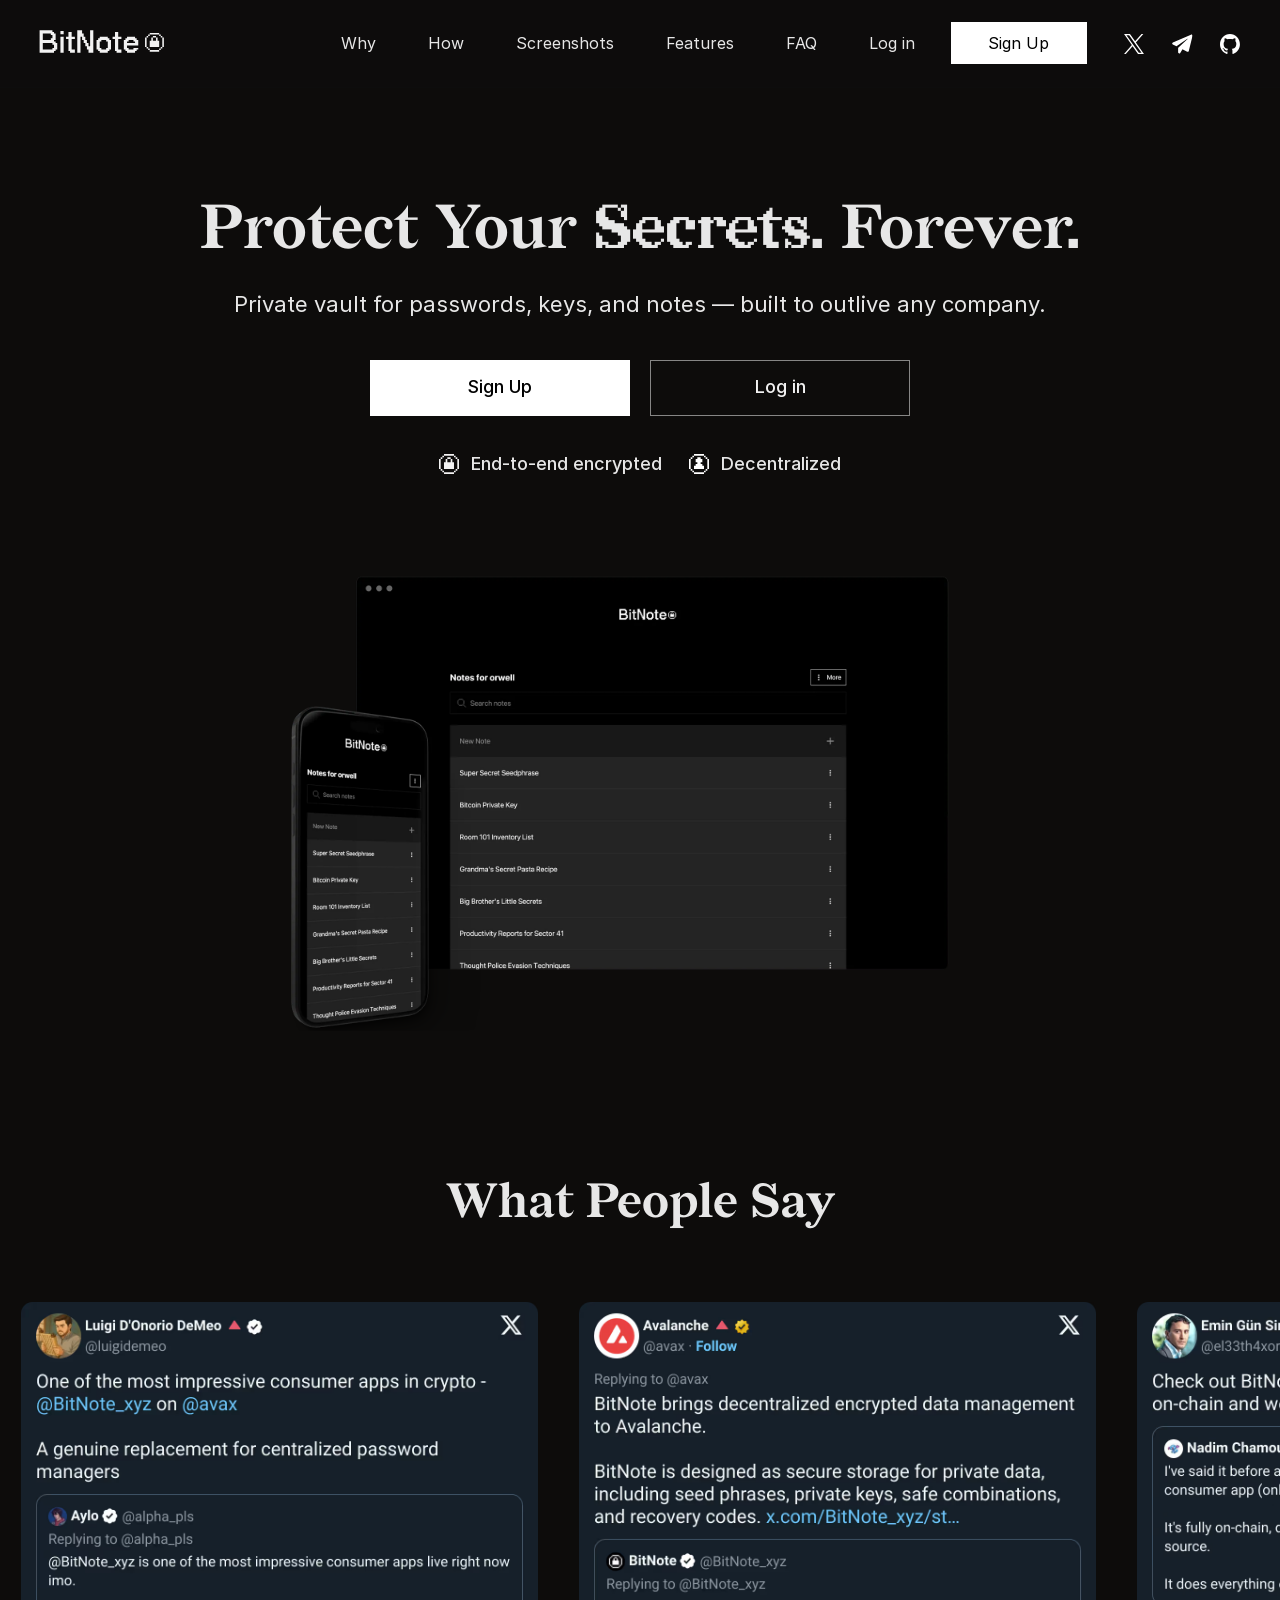
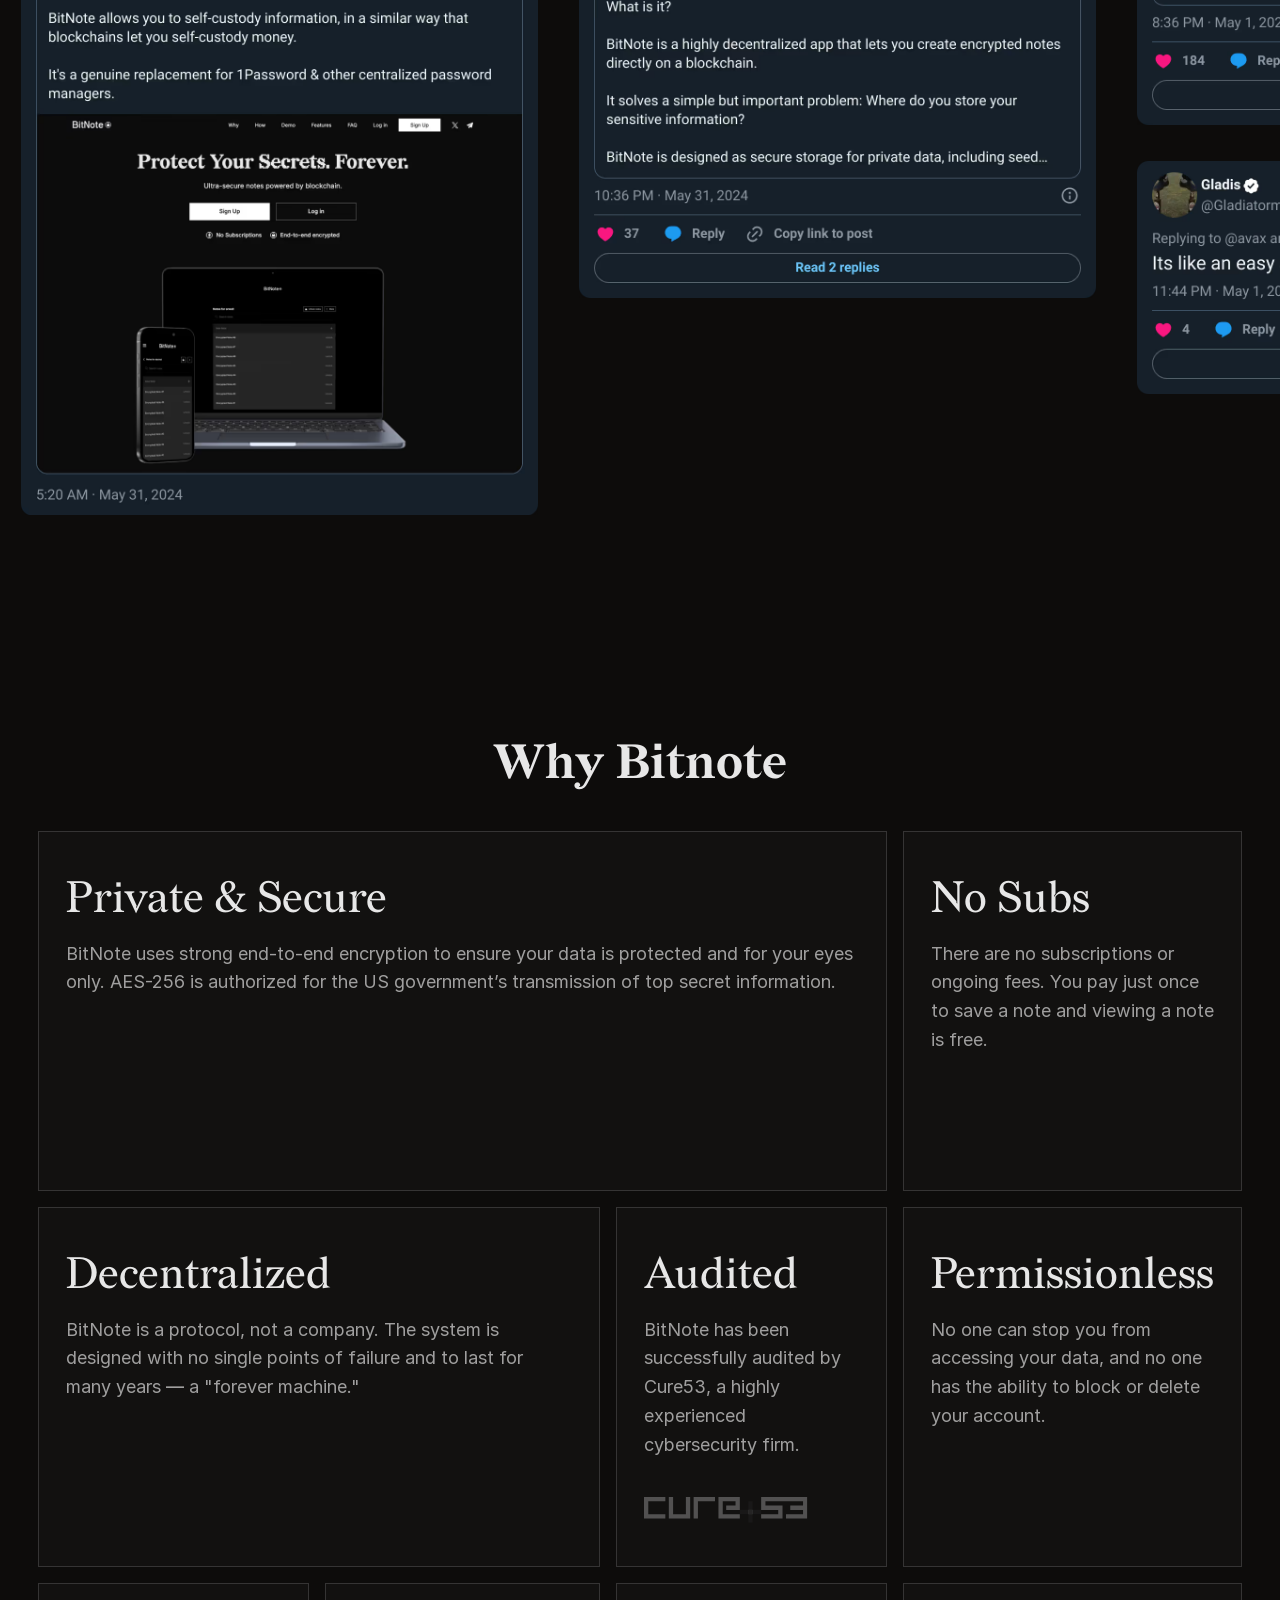
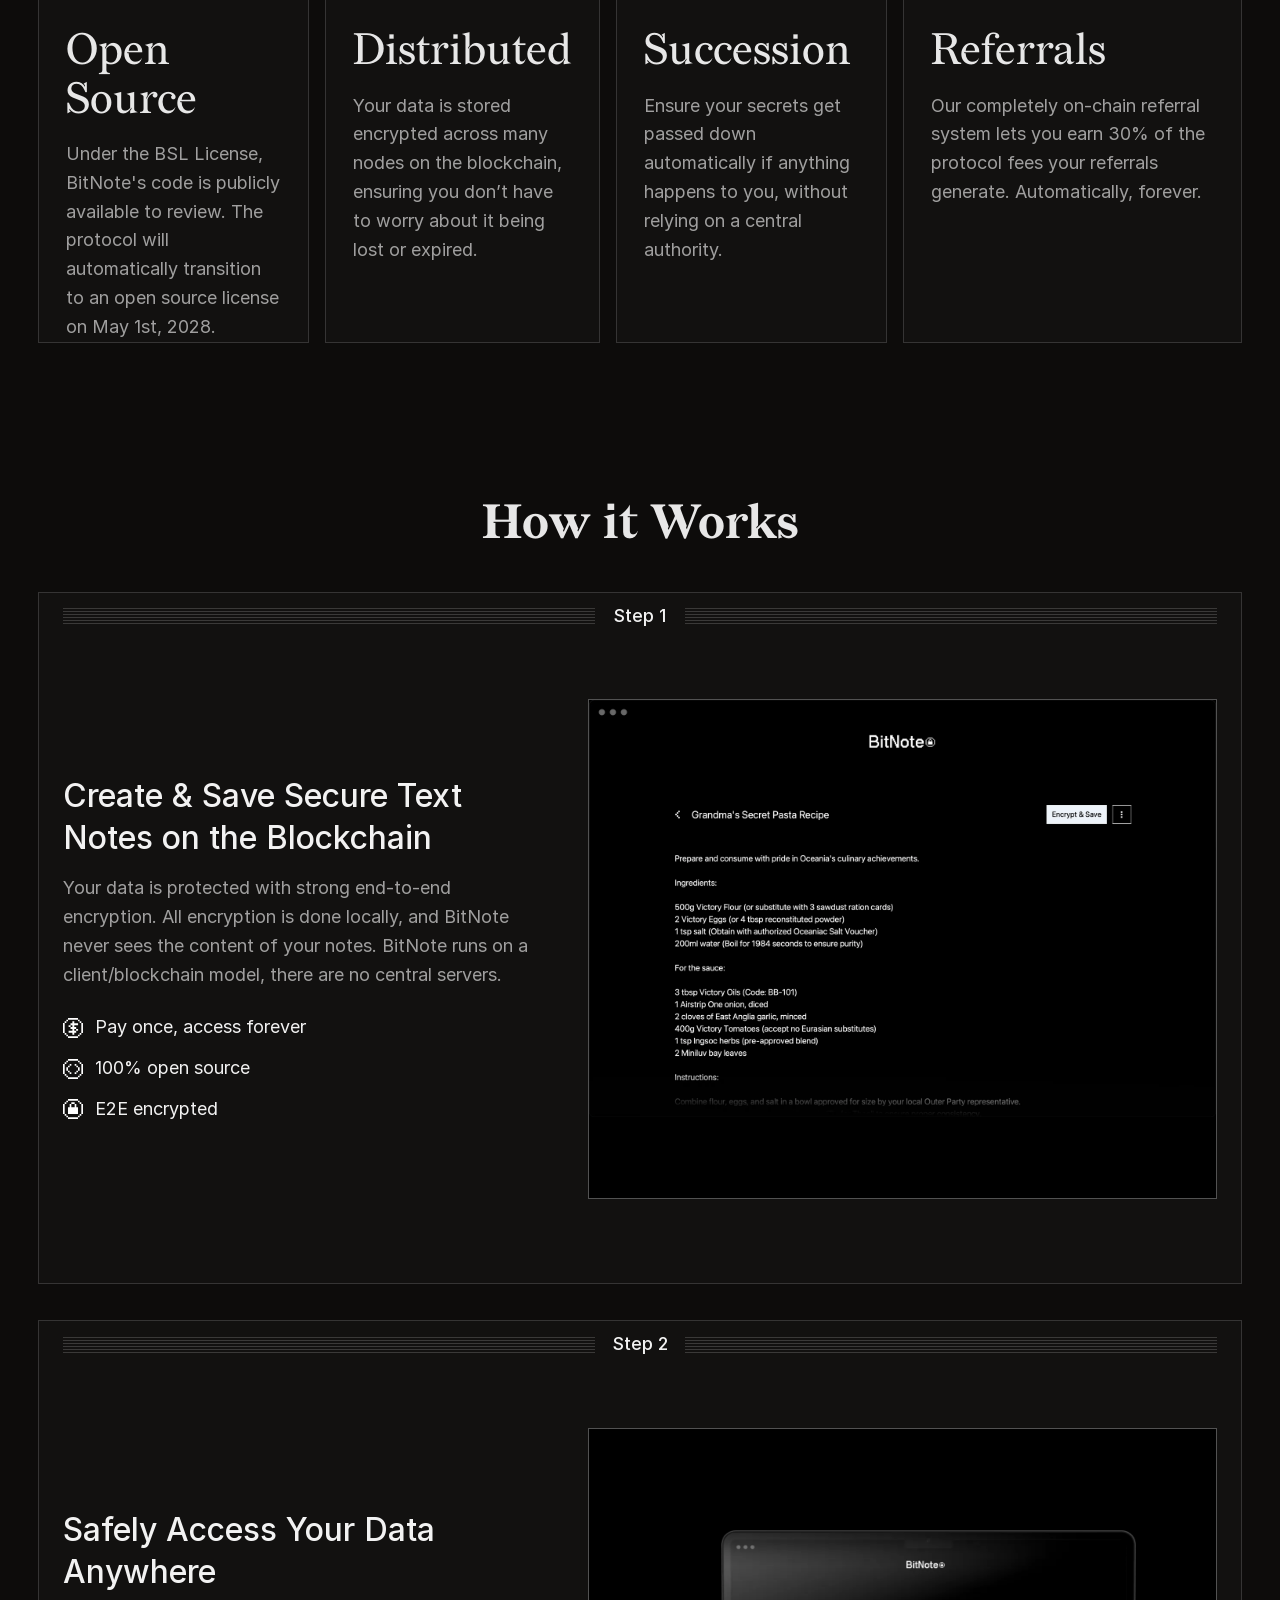
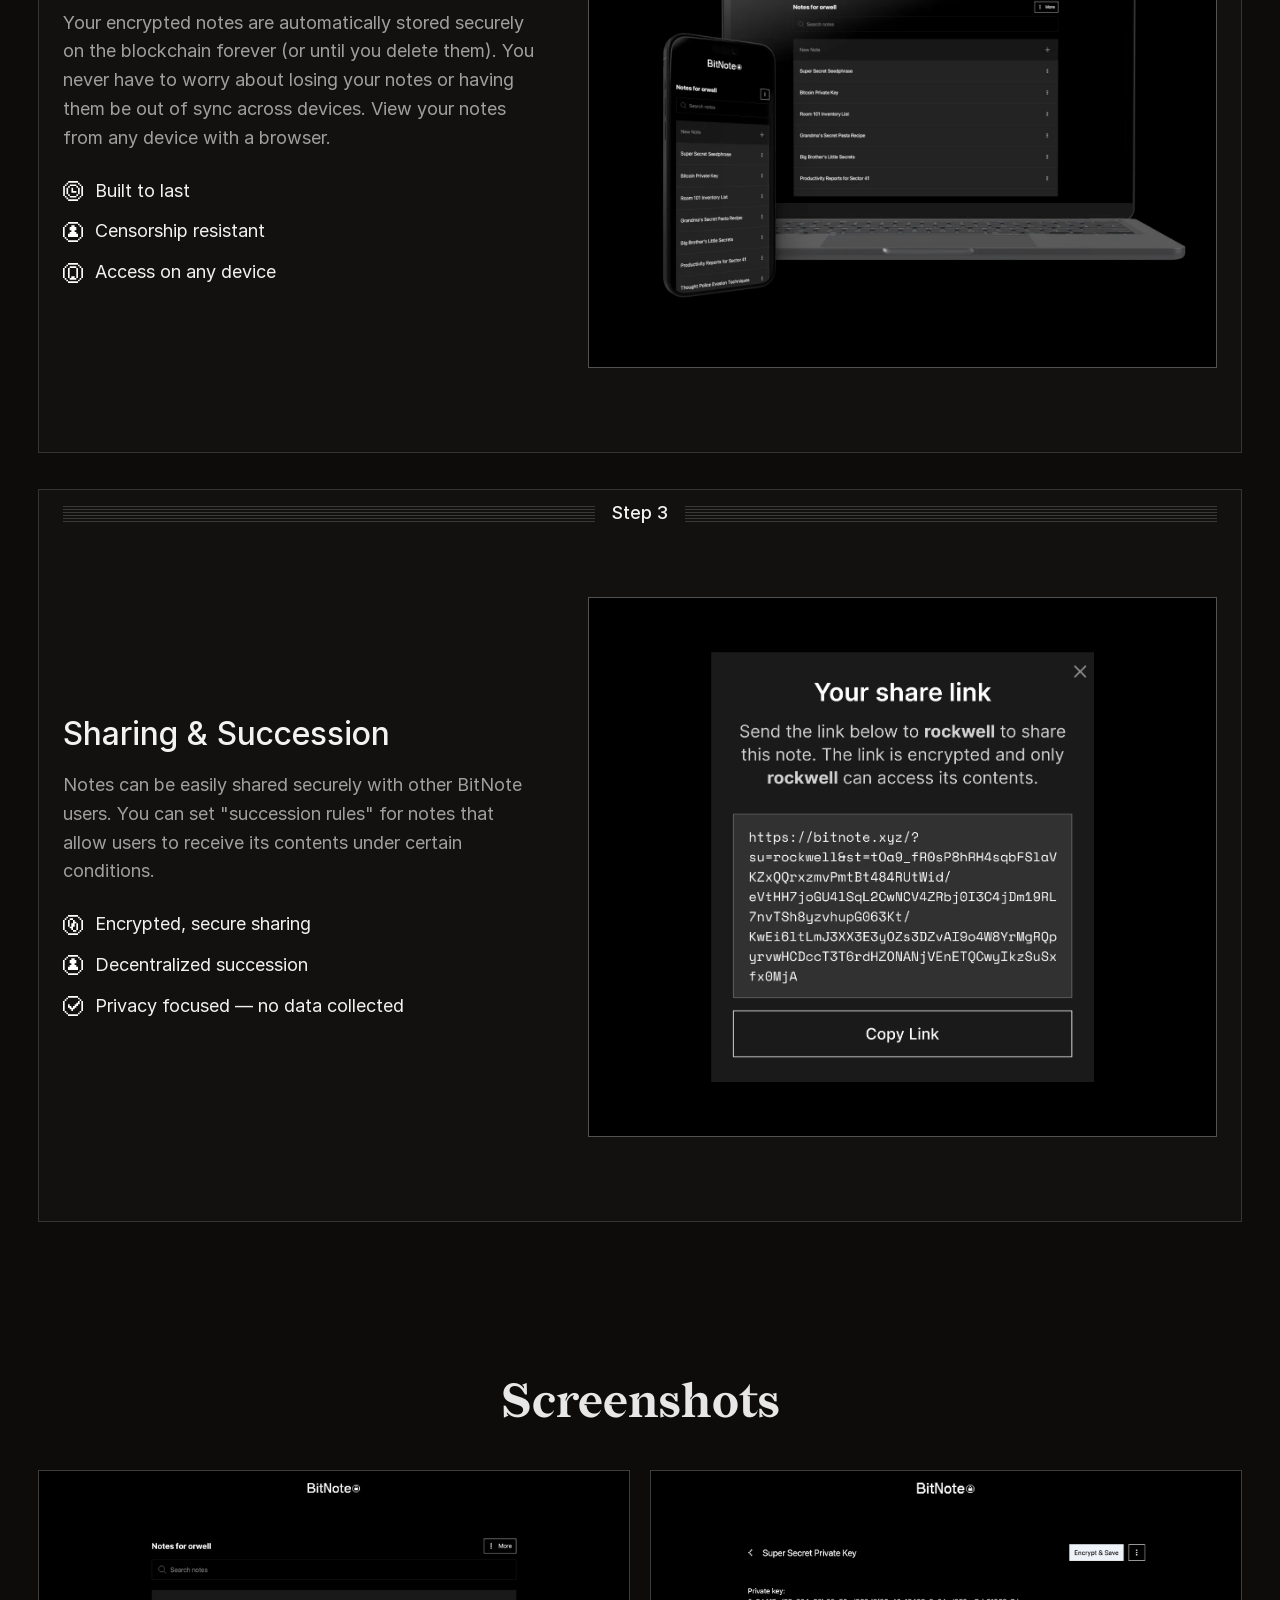
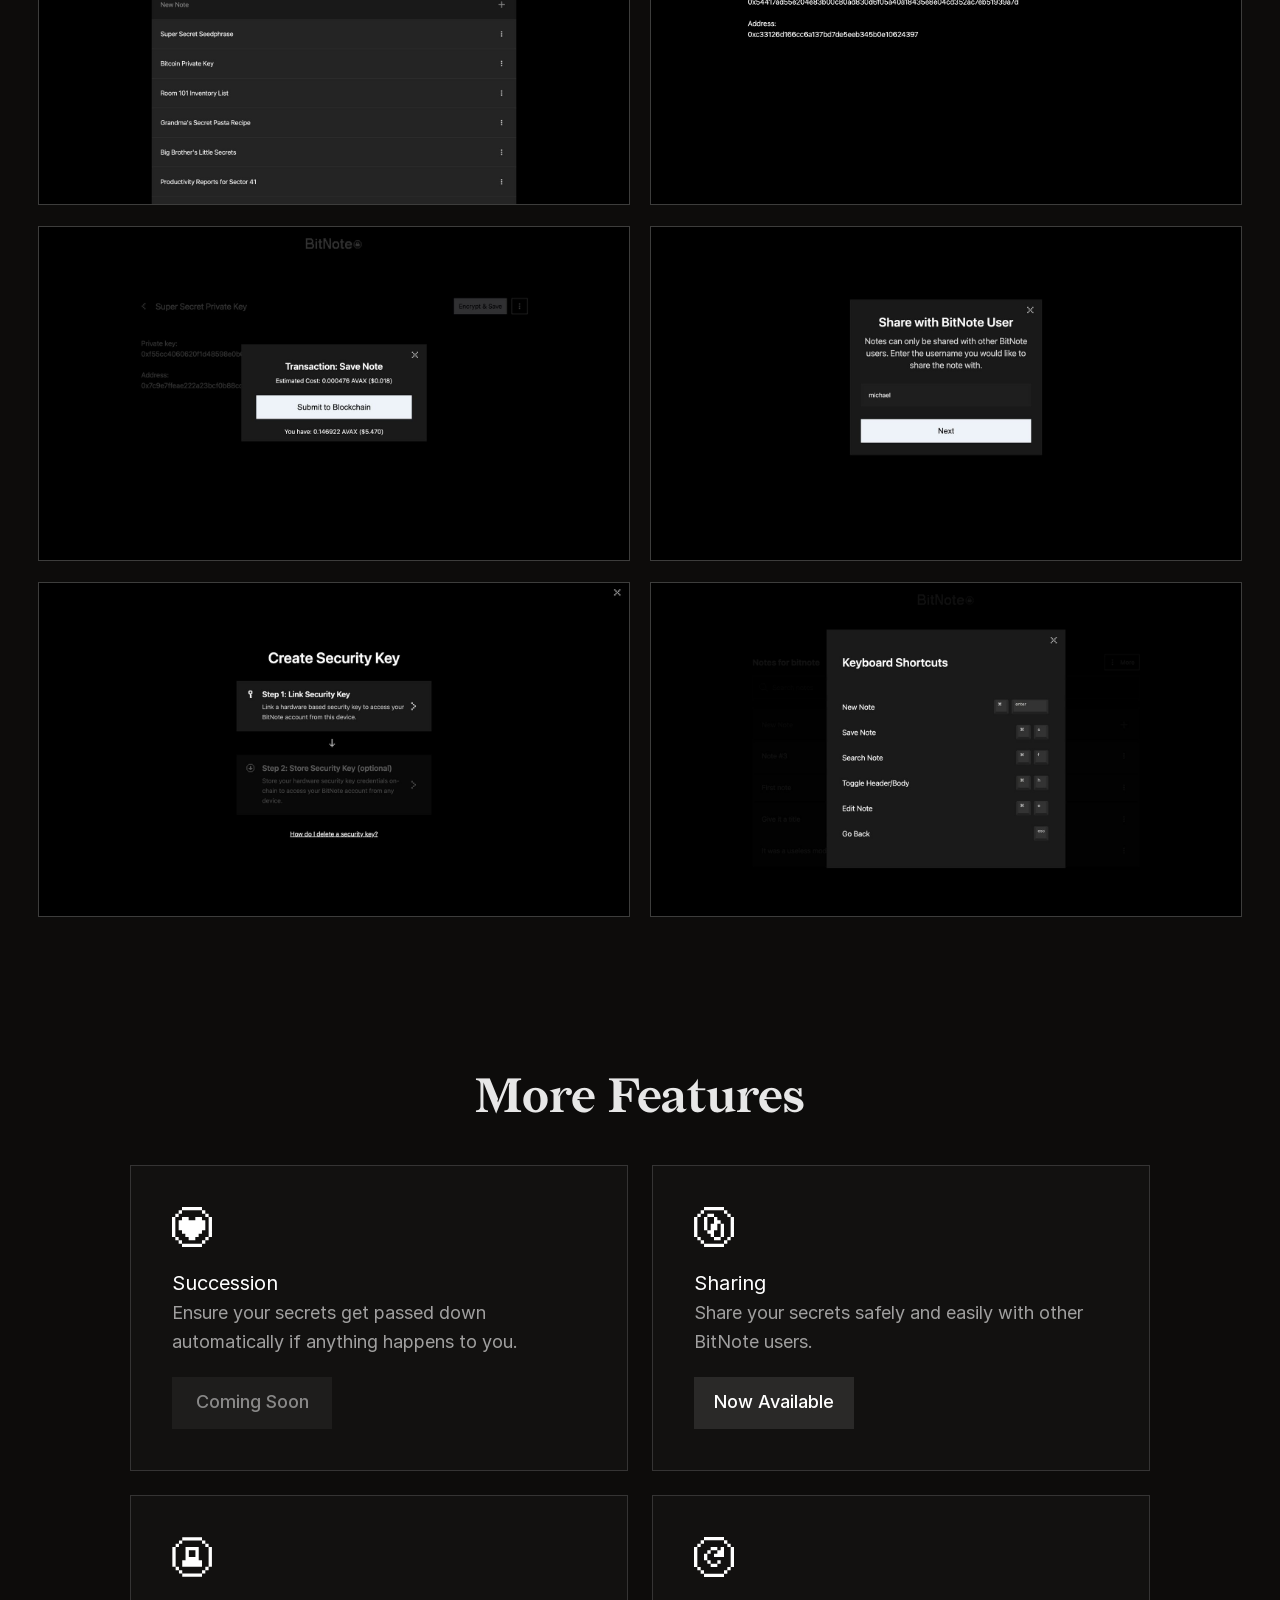
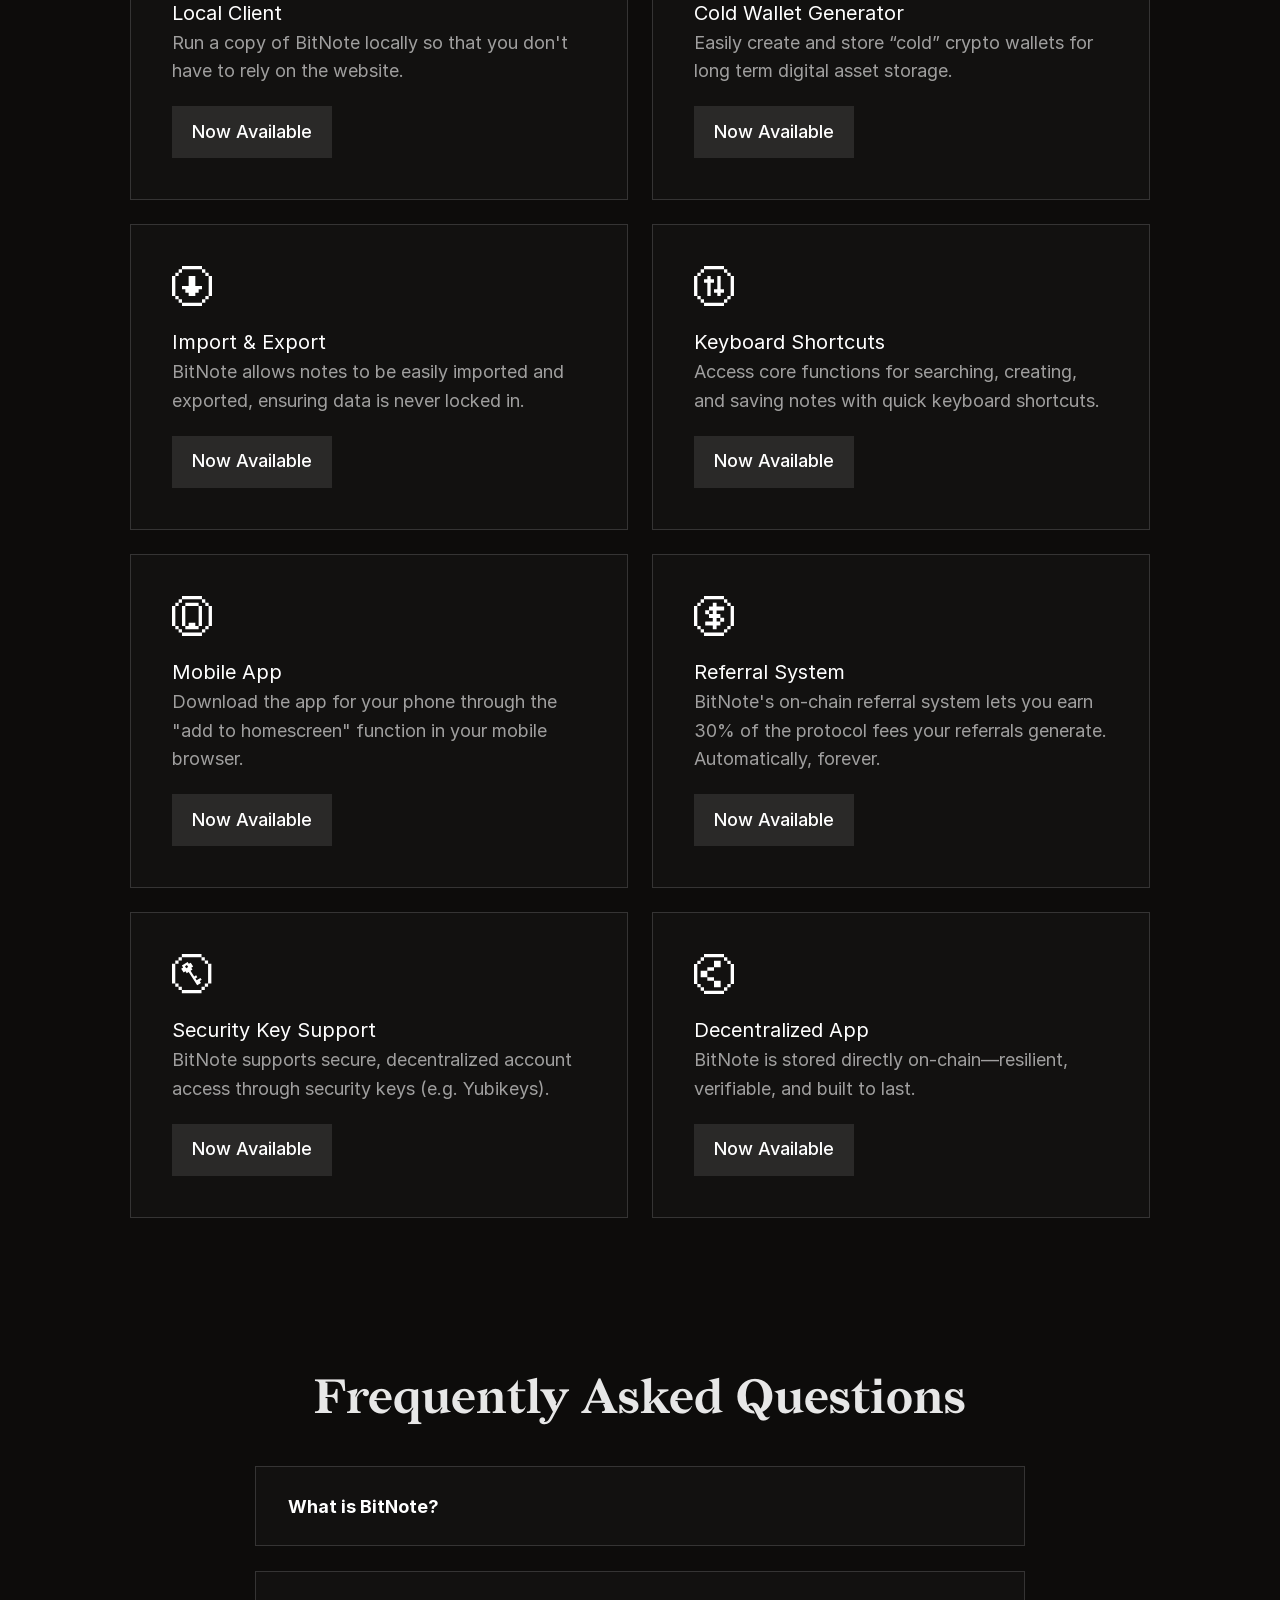
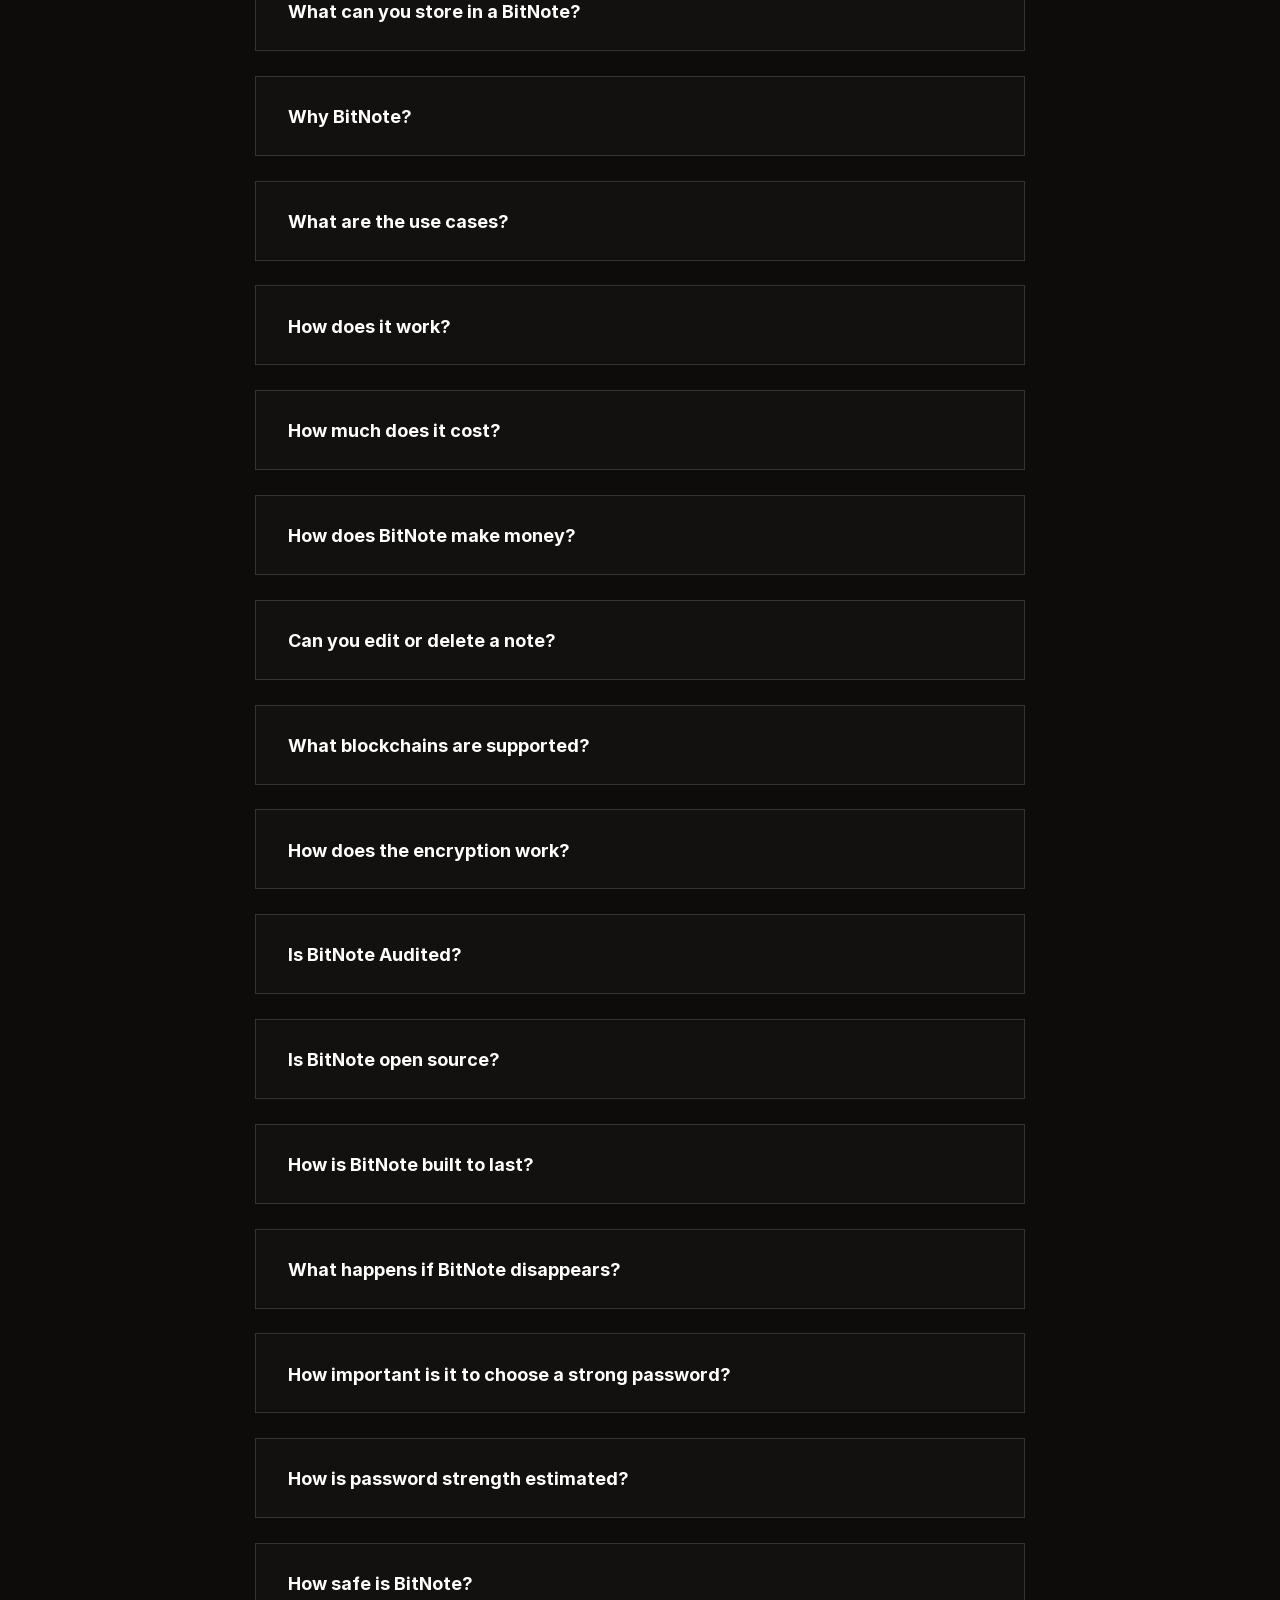
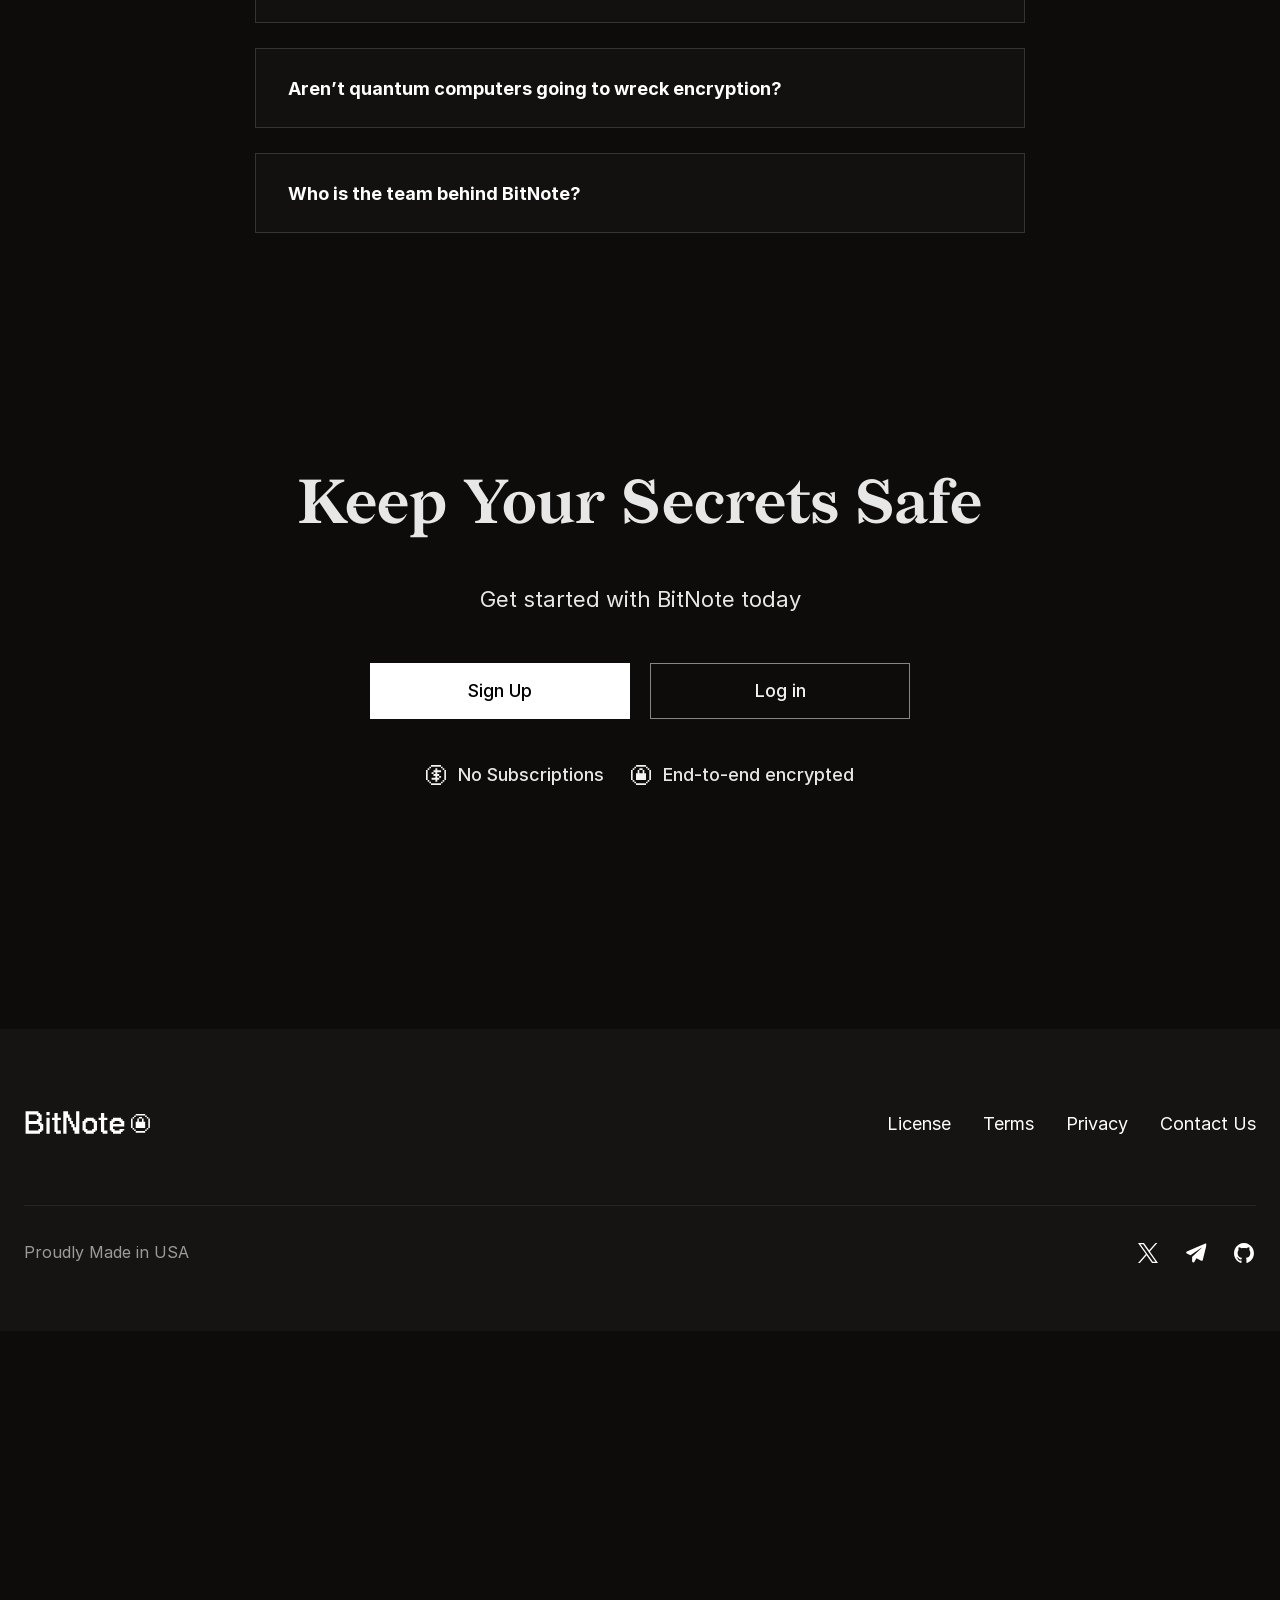
<file: website/index.html>
<!DOCTYPE html><!--  This site was created in Webflow. https://webflow.com  --><!--  Last Published: Mon May 04 2026 16:14:19 GMT+0000 (Coordinated Universal Time)  -->
<html data-wf-page="63d429b4398bbf2706a4e667" data-wf-site="63d429b4398bbf8a2ca4e666">
<head>
  <meta charset="utf-8">
  <title>BitNote</title>
  <meta content="Private vault for passwords, keys, and notes — built to outlive any company." name="description">
  <meta content="BitNote" property="og:title">
  <meta content="Private vault for passwords, keys, and notes — built to outlive any company." property="og:description">
  <meta content="https://www.bitnote.xyz/images/BitNote-Frame-2159-2.png" property="og:image">
  <meta content="BitNote" property="twitter:title">
  <meta content="Private vault for passwords, keys, and notes — built to outlive any company." property="twitter:description">
  <meta content="https://www.bitnote.xyz/images/BitNote-Frame-2159-2.png" property="twitter:image">
  <meta property="og:type" content="website">
  <meta content="summary_large_image" name="twitter:card">
  <meta content="width=device-width, initial-scale=1" name="viewport">
  <meta content="Webflow" name="generator">
  <link href="css/normalize.css" rel="stylesheet" type="text/css">
  <link href="css/webflow.css" rel="stylesheet" type="text/css">
  <link href="css/bitnote.webflow.css" rel="stylesheet" type="text/css">
  <script type="text/javascript">!function(o,c){var n=c.documentElement,t=" w-mod-";n.className+=t+"js",("ontouchstart"in o||o.DocumentTouch&&c instanceof DocumentTouch)&&(n.className+=t+"touch")}(window,document);</script>
  <link href="images/favicon.png" rel="shortcut icon" type="image/x-icon">
  <link href="images/webclip.png" rel="apple-touch-icon">
  <script>
window.addEventListener("DOMContentLoaded", saveRef);
function saveRef(){
	var ref = window.location.search.match(/ref=0x.{40}/);
	if(ref != null && ref[0] != null)
		appendRefToLinks(ref[0]);
	function appendRefToLinks(ref){
		link_array = ["signup-hero", "login-hero", "signup-nav", "login-nav", "signup-footer", "login-footer"];
		for(var i = 0; i < link_array.length; i++)
			document.getElementById(link_array[i]).href += ((i % 2 != 0) ? "?" : "&") + ref;
	}
}
</script>
</head>
<body class="body">
  <div data-animation="default" data-collapse="medium" data-duration="400" data-easing="ease" data-easing2="ease" role="banner" class="waves-navbar-1 w-nav">
    <div class="waves---nav-container w-container">
      <div class="waves-master-nav-1">
        <a href="index.html" aria-current="page" class="waves---nav-brand-link w-nav-brand w--current"><img src="images/Group-2-1.svg" loading="lazy" alt="" class="waves---brand"></a>
        <div class="waves-right-nav-1">
          <nav role="navigation" class="waves---nav-menu w-nav-menu">
            <a href="#why" class="waves---nav-link w-nav-link">Why</a>
            <a href="#How" class="waves---nav-link w-nav-link">How</a>
            <a href="#screenshots" class="waves---nav-link w-nav-link">Screenshots</a>
            <a href="#feature" class="waves---nav-link w-nav-link">Features</a>
            <a href="#faq-section" class="waves---nav-link w-nav-link">FAQ</a>
            <a href="https://app.bitnote.xyz/" id="login-nav" data-w-id="03584a58-daba-7d0c-2699-1fc01becd3f2" class="waves---nav-link w-nav-link">Log in</a>
            <div class="buy-cta-wrapper nav">
              <a id="signup-nav" data-w-id="03584a58-daba-7d0c-2699-1fc01becd3f5" href="https://app.bitnote.xyz/?sign_up" class="button nav w-inline-block">
                <div id="btn-buy-top-text" class="button-text smaller">Sign Up</div>
                <div class="loader-wrapper">
                  <div class="lottie-animation dots" data-w-id="03584a58-daba-7d0c-2699-1fc01becd3f9" data-animation-type="lottie" data-src="https://uploads-ssl.webflow.com/603f81a030681fc5683d7a3a/65b01b48a909b5d34282fc3a_loading-white.json" data-loop="1" data-direction="1" data-autoplay="1" data-is-ix2-target="0" data-renderer="svg" data-default-duration="1.2666666666666666" data-duration="0" data-loading="eager"></div>
                </div>
              </a>
            </div>
            <div class="waves-bottom-right-footer-1 nav-margin">
              <a href="https://x.com/BitNote_xyz" target="_blank" class="w-inline-block"><img src="images/Starter-2.0.svg" loading="lazy" alt="" class="waves-icon-24"></a>
              <a href="https://t.me/bitnote_xyz" target="_blank" class="w-inline-block"><img src="images/Frame-2.svg" loading="lazy" alt="" class="waves-icon-24"></a>
              <a href="https://github.com/RockwellShah/bitnote" target="_blank" class="w-inline-block"><img src="images/Frame.svg" loading="lazy" alt="" class="waves-icon-24"></a>
            </div>
          </nav>
          <div class="waves---nav-buttons-right">
            <div class="waves---menu-button w-nav-button">
              <div class="waves---hamburger-icon w-icon-nav-menu"></div>
            </div>
          </div>
        </div>
      </div>
    </div>
  </div>
  <div class="manifesto-pop-up">
    <div class="div-block-146">
      <h1 class="heading-4">Why Bitnote?</h1>
      <p class="faq-answer">We created BitNote because we ran into an annoying problem: where do you store secret information?<br><br>The traditional advice is to use a fireproof safe that is bolted to the ground in a hidden place in your house. That’s great advice if you’re Batman. Unfortunately, for the rest of us that kind of physical security is not really feasible.<br><br>Many people turn to centralized password managers like 1Password or Lastpass. Not only can these have pricey subscriptions and the threat of going out of business, they can also have a lot of <a href="https://www.theverge.com/2022/12/22/23523322/lastpass-data-breach-cloud-encrypted-password-vault-hackers" class="citation">security issues</a>. And because they are not open source, you never really know what’s going on with your data.<br><br>Even open source alternatives like Bitwarden can have frustrating flaws, like the ability to permanently <a href="https://www.reddit.com/r/Bitwarden/comments/12r7adt/deleted_by_user/?utm_source=share&amp;utm_medium=ios_app&amp;utm_name=ioscss&amp;utm_content=1&amp;utm_term=1" class="citation">delete your vault</a> if someone gets access to your email or having<a href="https://www.reddit.com/r/Bitwarden/comments/ylk6qh/why_cant_i_log_in_to_my_bitwarden_firefox_plugin/" class="citation"> access blocked</a> because you use a VPN. <br><br>We’ve seen people store sensitive information in their Apple, Google, or Microsoft accounts (only sometimes encrypted), but what happens when they randomly decide to <a href="https://www.androidauthority.com/google-account-banned-1054640/" target="_blank" class="citation">ban you</a> or you get <a href="https://www.reddit.com/r/technology/comments/11cr7m5/a_woman_who_got_locked_out_of_her_apple_account/?utm_source=share&amp;utm_medium=ios_app&amp;utm_name=iossmf" class="citation">locked out </a>of your account? Or worse, someone steals your phone and pin and now has access to everything.<br><br>We’ve seen people concoct crazy “security” practices like <a href="https://www.reddit.com/r/CryptoCurrency/comments/yl120v/get_ready_to_murder_me_in_the_comments_i_lost_my/?utm_source=share&amp;utm_medium=ios_app&amp;utm_name=iossmf" class="citation">this poor soul</a>, who split his crypto seedphrase between four excel files only to lose the data in a harddrive crash.<br><br>Even people who have high technical competency, like Bitcoin core developers, can have <a href="https://gizmodo.com/bitcoin-price-hack-217-btc-og-developer-luke-dashjr-1849944799" target="_blank" class="citation">questionable security practices</a> leading to hacks.<br><br>We searched for something that could store our secrets safely that would solve these issues. Decentralized, censorship resistant, permissionless, open source, private, permanent storage that is highly secure but easily usable and accessible. And we didn’t find it. So we built BitNote.<br><br>BitNote is built with simple, time tested technology: HTML, CSS, and Javascript. No frameworks. The entire app comes in well under 1MB in total size and is very fast. It’s designed to have no centralized dependencies and be resilient for many years to come––a &quot;forever machine.&quot;<br><br>What&#x27;s next? On the roadmap we&#x27;re excited to solve the next big problem: how do you automatically pass down your important information if something happens to you? Decentralized succession will unlock a number of new, important use cases.<br></p>
      <div id="btn-buy-hsafsa" data-w-id="998735a1-293d-d0a9-416c-be68d4126475" class="button close">
        <div id="btn-buy-top-text" class="button-text">Close</div><img src="images/Bitnote-Deck-Union.svg" loading="lazy" alt="" class="image-21 close">
        <div class="loader-wrapper">
          <div class="lottie-animation dots" data-w-id="998735a1-293d-d0a9-416c-be68d412647a" data-animation-type="lottie" data-src="https://uploads-ssl.webflow.com/603f81a030681fc5683d7a3a/65b01b48a909b5d34282fc3a_loading-white.json" data-loop="1" data-direction="1" data-autoplay="1" data-is-ix2-target="0" data-renderer="svg" data-default-duration="1.2666666666666666" data-duration="0" data-loading="eager"></div>
        </div>
      </div>
    </div>
  </div>
  <div class="wrapper gradient">
    <div class="page-container">
      <section class="section hero">
        <div class="div-block-150">
          <div class="div-block-148">
            <div class="div-block-151">
              <h1 class="heading">Protect Your <span class="text-span-2">Secrets</span>. Forever.</h1>
              <p class="subheading">Private vault for passwords, keys, and notes — built to outlive any company.</p>
            </div>
          </div>
          <div class="div-block-149">
            <div class="buy-cta-wrapper">
              <a id="signup-hero" href="https://app.bitnote.xyz/?sign_up" class="button w-inline-block">
                <div id="btn-buy-top-text" class="button-text">Sign Up</div>
                <div class="loader-wrapper">
                  <div class="lottie-animation dots" data-w-id="2c367e0b-269d-0bc3-bffa-7c46e58ef596" data-animation-type="lottie" data-src="https://uploads-ssl.webflow.com/603f81a030681fc5683d7a3a/607dd4258b231430b5f5e842_lf30_editor_fxv9gbl0.json" data-loop="1" data-direction="1" data-autoplay="1" data-is-ix2-target="0" data-renderer="svg" data-default-duration="1.2666666666666666" data-duration="0" data-loading="eager"></div>
                </div>
              </a>
              <a id="login-hero" href="https://app.bitnote.xyz/" class="button hsa w-inline-block">
                <div id="btn-buy-top-text" class="button-text">Log in</div>
                <div class="loader-wrapper">
                  <div class="lottie-animation dots" data-w-id="2c367e0b-269d-0bc3-bffa-7c46e58ef59b" data-animation-type="lottie" data-src="https://uploads-ssl.webflow.com/603f81a030681fc5683d7a3a/65b01b48a909b5d34282fc3a_loading-white.json" data-loop="1" data-direction="1" data-autoplay="1" data-is-ix2-target="0" data-renderer="svg" data-default-duration="1.2666666666666666" data-duration="0" data-loading="eager"></div>
                </div>
              </a>
            </div>
            <div class="div-block-144">
              <div class="div-block-143"><img src="images/Starter-2.svg" loading="lazy" alt="" class="image-26">
                <div class="button-text">End-to-end encrypted</div>
              </div>
              <div class="div-block-143"><img src="images/Vector-2.svg" loading="lazy" alt="" class="image-19">
                <div class="button-text">Decentralized</div>
              </div>
            </div>
          </div>
        </div><img src="images/hero_image_1.webp" loading="lazy" sizes="(max-width: 4847px) 100vw, 4847px" srcset="images/hero_image_1hero_image.webp 500w, images/hero_image_1hero_image.webp 800w, images/hero_image_1hero_image.webp 1080w, images/hero_image_1hero_image.webp 1600w, images/hero_image_1hero_image.webp 2000w, images/hero_image_1hero_image.webp 2600w, images/hero_image_1hero_image.webp 3200w, images/hero_image_1.webp 4847w" alt=""><img src="images/hero_image_1.webp" loading="lazy" sizes="(max-width: 4847px) 100vw, 4847px" srcset="images/hero_image_1hero_image.webp 500w, images/hero_image_1hero_image.webp 800w, images/hero_image_1hero_image.webp 1080w, images/hero_image_1hero_image.webp 1600w, images/hero_image_1hero_image.webp 2000w, images/hero_image_1hero_image.webp 2600w, images/hero_image_1hero_image.webp 3200w, images/hero_image_1.webp 4847w" alt="" class="image-20">
      </section>
    </div>
  </div>
  <section id="what-people-say" class="section no-margin">
    <h2 class="heading-2">What People Say</h2>
    <div class="marquee-wrapper">
      <div class="custom-code w-embed">
        <style>
.marquee-track-mobile {
 -webkit-scrollbar {
  display: none;
  -ms-overflow-style: none;  /* IE and Edge */
  scrollbar-width: none;
}
}
.marquee-track {
  position: absolute;
  white-space: nowrap;
  will-change: transform;
  animation: marquee-horizontal 60s linear infinite;
  /* manipulate the speed of the marquee by changing "40s" line above*/
}
@keyframes marquee-horizontal {
  from { transform: translateX(0); }
  to { transform: translateX(-50%); }
}
@media only screen and (min-width: 992px) {
  .marquee-track:hover {
    animation-play-state: paused;
  }
}
</style>
      </div>
      <div class="marquee-track">
        <div class="marquee-list">
          <div class="marquee-item">
            <a href="https://x.com/luigidemeo/status/1796517135675760729" target="_blank" class="w-inline-block"><img src="images/tweet_1796517135675760729_20250429_155754_via_10015_io_1.avif" loading="lazy" sizes="(max-width: 1100px) 100vw, 1100px" srcset="images/tweet_1796517135675760729_20250429_155754_via_10015_io_1tweet_1796517135675760729_20250429_155754_via_10015_io.avif 500w, images/tweet_1796517135675760729_20250429_155754_via_10015_io_1.avif 1100w" alt=""></a>
          </div>
          <div class="marquee-item">
            <a href="https://x.com/avax/status/1796641884514730106" target="_blank" class="w-inline-block"><img src="images/tweet_1796641884514730106_20240729_193949_via_10015_io_1.avif" loading="lazy" sizes="(max-width: 1100px) 100vw, 1100px" srcset="images/tweet_1796641884514730106_20240729_193949_via_10015_io_1tweet_1796641884514730106_20240729_193949_via_10015_io.avif 500w, images/tweet_1796641884514730106_20240729_193949_via_10015_io_1.avif 1100w" alt=""></a>
          </div>
          <div class="marquee-item">
            <a href="https://x.com/el33th4xor/status/1785740130470240404" target="_blank" class="w-inline-block"><img src="images/tweet_1785740130470240404_20240806_183820_via_10015_io_1.avif" loading="lazy" sizes="(max-width: 1100px) 100vw, 1100px" srcset="images/tweet_1785740130470240404_20240806_183820_via_10015_io_1tweet_1785740130470240404_20240806_183820_via_10015_io.avif 500w, images/tweet_1785740130470240404_20240806_183820_via_10015_io_1.avif 1100w" alt=""></a>
            <a href="https://x.com/avax/status/1796641884514730106" target="_blank" class="w-inline-block"><img src="images/tweet_1785787513048559872_20240806_191632_via_10015_io_1.avif" loading="lazy" sizes="(max-width: 1100px) 100vw, 1100px" srcset="images/tweet_1785787513048559872_20240806_191632_via_10015_io_1tweet_1785787513048559872_20240806_191632_via_10015_io.avif 500w, images/tweet_1785787513048559872_20240806_191632_via_10015_io_1.avif 1100w" alt=""></a>
          </div>
          <div class="marquee-item">
            <a href="https://x.com/dsubwun/status/1796389204316057735" target="_blank" class="w-inline-block"><img src="images/tweet_1796389204316057735_20240729_194011_via_10015_io_1.avif" loading="lazy" sizes="(max-width: 1100px) 100vw, 1100px" srcset="images/tweet_1796389204316057735_20240729_194011_via_10015_io_1tweet_1796389204316057735_20240729_194011_via_10015_io.avif 500w, images/tweet_1796389204316057735_20240729_194011_via_10015_io_1.avif 1100w" alt="" class="image-30"></a>
            <a href="https://x.com/Gladiatorm0de/status/1785787513048559872" target="_blank" class="w-inline-block"><img src="images/tweet_1783109154485264820_20240806_183955_via_10015_io_1.avif" loading="lazy" sizes="(max-width: 1100px) 100vw, 1100px" srcset="images/tweet_1783109154485264820_20240806_183955_via_10015_io_1tweet_1783109154485264820_20240806_183955_via_10015_io.avif 500w, images/tweet_1783109154485264820_20240806_183955_via_10015_io_1.avif 1100w" alt="" class="image-30"></a>
          </div>
          <div class="marquee-item">
            <a href="https://x.com/vrumbleapp/status/1800719161074815067" target="_blank" class="w-inline-block"><img src="images/tweet_1800719161074815067_20240729_192801_via_10015_io_1.avif" loading="lazy" sizes="(max-width: 1100px) 100vw, 1100px" srcset="images/tweet_1800719161074815067_20240729_192801_via_10015_io_1tweet_1800719161074815067_20240729_192801_via_10015_io.avif 500w, images/tweet_1800719161074815067_20240729_192801_via_10015_io_1.avif 1100w" alt=""></a>
            <a href="https://x.com/captainsolana/status/1796389563423674391" target="_blank" class="w-inline-block"><img src="images/tweet_1796389563423674391_20240729_195307_via_10015_io_1.avif" loading="lazy" sizes="(max-width: 1100px) 100vw, 1100px" srcset="images/tweet_1796389563423674391_20240729_195307_via_10015_io_1tweet_1796389563423674391_20240729_195307_via_10015_io.avif 500w, images/tweet_1796389563423674391_20240729_195307_via_10015_io_1.avif 1100w" alt=""></a>
          </div>
          <div class="marquee-item"><img src="images/tweet_1796258076397384181_20240729_195338_via_10015_io_1.avif" loading="lazy" sizes="(max-width: 1100px) 100vw, 1100px" srcset="images/tweet_1796258076397384181_20240729_195338_via_10015_io_1tweet_1796258076397384181_20240729_195338_via_10015_io.avif 500w, images/tweet_1796258076397384181_20240729_195338_via_10015_io_1.avif 1100w" alt=""></div>
          <div class="marquee-item">
            <a href="https://x.com/Cryptokinder/status/1800953177308848428" target="_blank" class="w-inline-block"><img src="images/tweet_1800953177308848428_20240729_192559_via_10015_io_1.avif" loading="lazy" sizes="(max-width: 1100px) 100vw, 1100px" srcset="images/tweet_1800953177308848428_20240729_192559_via_10015_io_1tweet_1800953177308848428_20240729_192559_via_10015_io.avif 500w, images/tweet_1800953177308848428_20240729_192559_via_10015_io_1.avif 1100w" alt=""></a>
            <a href="https://x.com/AVAXBot9000/status/1797753996360454406" target="_blank" class="w-inline-block"><img src="images/tweet_1797753996360454406_20240729_192829_via_10015_io_1.avif" loading="lazy" sizes="(max-width: 1100px) 100vw, 1100px" srcset="images/tweet_1797753996360454406_20240729_192829_via_10015_io_1tweet_1797753996360454406_20240729_192829_via_10015_io.avif 500w, images/tweet_1797753996360454406_20240729_192829_via_10015_io_1.avif 1100w" alt=""></a>
            <a href="https://x.com/AVAXBot9000/status/1797753996360454406" target="_blank" class="w-inline-block"><img src="images/tweet_1771638763434762600_20240806_191639_via_10015_io_1.avif" loading="lazy" sizes="(max-width: 1100px) 100vw, 1100px" srcset="images/tweet_1771638763434762600_20240806_191639_via_10015_io_1tweet_1771638763434762600_20240806_191639_via_10015_io.avif 500w, images/tweet_1771638763434762600_20240806_191639_via_10015_io_1.avif 1100w" alt=""></a>
          </div>
        </div>
        <div class="marquee-list">
          <div class="marquee-item">
            <a href="https://x.com/luigidemeo/status/1796517135675760729" target="_blank" class="w-inline-block"><img src="images/tweet_1796517135675760729_20250429_155754_via_10015_io_1.avif" loading="lazy" sizes="(max-width: 1100px) 100vw, 1100px" srcset="images/tweet_1796517135675760729_20250429_155754_via_10015_io_1tweet_1796517135675760729_20250429_155754_via_10015_io.avif 500w, images/tweet_1796517135675760729_20250429_155754_via_10015_io_1.avif 1100w" alt=""></a>
          </div>
          <div class="marquee-item">
            <a href="https://x.com/avax/status/1796641884514730106" target="_blank" class="w-inline-block"><img src="images/tweet_1796641884514730106_20240729_193949_via_10015_io_1.avif" loading="lazy" sizes="(max-width: 1100px) 100vw, 1100px" srcset="images/tweet_1796641884514730106_20240729_193949_via_10015_io_1tweet_1796641884514730106_20240729_193949_via_10015_io.avif 500w, images/tweet_1796641884514730106_20240729_193949_via_10015_io_1.avif 1100w" alt=""></a>
          </div>
          <div class="marquee-item">
            <a href="https://x.com/el33th4xor/status/1785740130470240404" target="_blank" class="w-inline-block"><img src="images/tweet_1785740130470240404_20240806_183820_via_10015_io_1.avif" loading="lazy" sizes="(max-width: 1100px) 100vw, 1100px" srcset="images/tweet_1785740130470240404_20240806_183820_via_10015_io_1tweet_1785740130470240404_20240806_183820_via_10015_io.avif 500w, images/tweet_1785740130470240404_20240806_183820_via_10015_io_1.avif 1100w" alt=""></a>
            <a href="https://x.com/avax/status/1796641884514730106" target="_blank" class="w-inline-block"><img src="images/tweet_1785787513048559872_20240806_191632_via_10015_io_1.avif" loading="lazy" sizes="(max-width: 1100px) 100vw, 1100px" srcset="images/tweet_1785787513048559872_20240806_191632_via_10015_io_1tweet_1785787513048559872_20240806_191632_via_10015_io.avif 500w, images/tweet_1785787513048559872_20240806_191632_via_10015_io_1.avif 1100w" alt=""></a>
          </div>
          <div class="marquee-item">
            <a href="https://x.com/dsubwun/status/1796389204316057735" target="_blank" class="w-inline-block"><img src="images/tweet_1796389204316057735_20240729_194011_via_10015_io_1.avif" loading="lazy" sizes="(max-width: 1100px) 100vw, 1100px" srcset="images/tweet_1796389204316057735_20240729_194011_via_10015_io_1tweet_1796389204316057735_20240729_194011_via_10015_io.avif 500w, images/tweet_1796389204316057735_20240729_194011_via_10015_io_1.avif 1100w" alt="" class="image-30"></a>
            <a href="https://x.com/Gladiatorm0de/status/1785787513048559872" target="_blank" class="w-inline-block"><img src="images/tweet_1783109154485264820_20240806_183955_via_10015_io_1.avif" loading="lazy" sizes="(max-width: 1100px) 100vw, 1100px" srcset="images/tweet_1783109154485264820_20240806_183955_via_10015_io_1tweet_1783109154485264820_20240806_183955_via_10015_io.avif 500w, images/tweet_1783109154485264820_20240806_183955_via_10015_io_1.avif 1100w" alt="" class="image-30"></a>
          </div>
          <div class="marquee-item">
            <a href="https://x.com/vrumbleapp/status/1800719161074815067" target="_blank" class="w-inline-block"><img src="images/tweet_1800719161074815067_20240729_192801_via_10015_io_1.avif" loading="lazy" sizes="(max-width: 1100px) 100vw, 1100px" srcset="images/tweet_1800719161074815067_20240729_192801_via_10015_io_1tweet_1800719161074815067_20240729_192801_via_10015_io.avif 500w, images/tweet_1800719161074815067_20240729_192801_via_10015_io_1.avif 1100w" alt=""></a>
            <a href="https://x.com/captainsolana/status/1796389563423674391" target="_blank" class="w-inline-block"><img src="images/tweet_1796389563423674391_20240729_195307_via_10015_io_1.avif" loading="lazy" sizes="(max-width: 1100px) 100vw, 1100px" srcset="images/tweet_1796389563423674391_20240729_195307_via_10015_io_1tweet_1796389563423674391_20240729_195307_via_10015_io.avif 500w, images/tweet_1796389563423674391_20240729_195307_via_10015_io_1.avif 1100w" alt=""></a>
          </div>
          <div class="marquee-item"><img src="images/tweet_1796258076397384181_20240729_195338_via_10015_io_1.avif" loading="lazy" sizes="(max-width: 1100px) 100vw, 1100px" srcset="images/tweet_1796258076397384181_20240729_195338_via_10015_io_1tweet_1796258076397384181_20240729_195338_via_10015_io.avif 500w, images/tweet_1796258076397384181_20240729_195338_via_10015_io_1.avif 1100w" alt=""></div>
          <div class="marquee-item">
            <a href="https://x.com/Cryptokinder/status/1800953177308848428" target="_blank" class="w-inline-block"><img src="images/tweet_1800953177308848428_20240729_192559_via_10015_io_1.avif" loading="lazy" sizes="(max-width: 1100px) 100vw, 1100px" srcset="images/tweet_1800953177308848428_20240729_192559_via_10015_io_1tweet_1800953177308848428_20240729_192559_via_10015_io.avif 500w, images/tweet_1800953177308848428_20240729_192559_via_10015_io_1.avif 1100w" alt=""></a>
            <a href="https://x.com/AVAXBot9000/status/1797753996360454406" target="_blank" class="w-inline-block"><img src="images/tweet_1797753996360454406_20240729_192829_via_10015_io_1.avif" loading="lazy" sizes="(max-width: 1100px) 100vw, 1100px" srcset="images/tweet_1797753996360454406_20240729_192829_via_10015_io_1tweet_1797753996360454406_20240729_192829_via_10015_io.avif 500w, images/tweet_1797753996360454406_20240729_192829_via_10015_io_1.avif 1100w" alt=""></a>
            <a href="https://x.com/AVAXBot9000/status/1797753996360454406" target="_blank" class="w-inline-block"><img src="images/tweet_1771638763434762600_20240806_191639_via_10015_io_1.avif" loading="lazy" sizes="(max-width: 1100px) 100vw, 1100px" srcset="images/tweet_1771638763434762600_20240806_191639_via_10015_io_1tweet_1771638763434762600_20240806_191639_via_10015_io.avif 500w, images/tweet_1771638763434762600_20240806_191639_via_10015_io_1.avif 1100w" alt=""></a>
          </div>
        </div>
      </div>
      <div class="marquee-track-mobile">
        <div class="marquee-list">
          <div class="marquee-item">
            <a href="https://x.com/luigidemeo/status/1796517135675760729" target="_blank" class="w-inline-block"><img src="images/tweet_1796517135675760729_20250429_155754_via_10015_io_1.avif" loading="lazy" sizes="(max-width: 1100px) 100vw, 1100px" srcset="images/tweet_1796517135675760729_20250429_155754_via_10015_io_1tweet_1796517135675760729_20250429_155754_via_10015_io.avif 500w, images/tweet_1796517135675760729_20250429_155754_via_10015_io_1.avif 1100w" alt=""></a>
          </div>
          <div class="marquee-item">
            <a href="https://x.com/avax/status/1796641884514730106" target="_blank" class="w-inline-block"><img src="images/tweet_1796641884514730106_20240729_193949_via_10015_io_1.avif" loading="lazy" sizes="(max-width: 1100px) 100vw, 1100px" srcset="images/tweet_1796641884514730106_20240729_193949_via_10015_io_1tweet_1796641884514730106_20240729_193949_via_10015_io.avif 500w, images/tweet_1796641884514730106_20240729_193949_via_10015_io_1.avif 1100w" alt=""></a>
          </div>
          <div class="marquee-item">
            <a href="https://x.com/el33th4xor/status/1785740130470240404" target="_blank" class="w-inline-block"><img src="images/tweet_1785740130470240404_20240806_183820_via_10015_io_1.avif" loading="lazy" sizes="(max-width: 1100px) 100vw, 1100px" srcset="images/tweet_1785740130470240404_20240806_183820_via_10015_io_1tweet_1785740130470240404_20240806_183820_via_10015_io.avif 500w, images/tweet_1785740130470240404_20240806_183820_via_10015_io_1.avif 1100w" alt=""></a>
            <a href="https://x.com/avax/status/1796641884514730106" target="_blank" class="w-inline-block"><img src="images/tweet_1785787513048559872_20240806_191632_via_10015_io_1.avif" loading="lazy" sizes="(max-width: 1100px) 100vw, 1100px" srcset="images/tweet_1785787513048559872_20240806_191632_via_10015_io_1tweet_1785787513048559872_20240806_191632_via_10015_io.avif 500w, images/tweet_1785787513048559872_20240806_191632_via_10015_io_1.avif 1100w" alt=""></a>
          </div>
          <div class="marquee-item">
            <a href="https://x.com/dsubwun/status/1796389204316057735" target="_blank" class="w-inline-block"><img src="images/tweet_1796389204316057735_20240729_194011_via_10015_io_1.avif" loading="lazy" sizes="(max-width: 1100px) 100vw, 1100px" srcset="images/tweet_1796389204316057735_20240729_194011_via_10015_io_1tweet_1796389204316057735_20240729_194011_via_10015_io.avif 500w, images/tweet_1796389204316057735_20240729_194011_via_10015_io_1.avif 1100w" alt="" class="image-30"></a>
            <a href="https://x.com/Gladiatorm0de/status/1785787513048559872" target="_blank" class="w-inline-block"><img src="images/tweet_1783109154485264820_20240806_183955_via_10015_io_1.avif" loading="lazy" sizes="(max-width: 1100px) 100vw, 1100px" srcset="images/tweet_1783109154485264820_20240806_183955_via_10015_io_1tweet_1783109154485264820_20240806_183955_via_10015_io.avif 500w, images/tweet_1783109154485264820_20240806_183955_via_10015_io_1.avif 1100w" alt="" class="image-30"></a>
          </div>
          <div class="marquee-item">
            <a href="https://x.com/vrumbleapp/status/1800719161074815067" target="_blank" class="w-inline-block"><img src="images/tweet_1800719161074815067_20240729_192801_via_10015_io_1.avif" loading="lazy" sizes="(max-width: 1100px) 100vw, 1100px" srcset="images/tweet_1800719161074815067_20240729_192801_via_10015_io_1tweet_1800719161074815067_20240729_192801_via_10015_io.avif 500w, images/tweet_1800719161074815067_20240729_192801_via_10015_io_1.avif 1100w" alt=""></a>
            <a href="https://x.com/captainsolana/status/1796389563423674391" target="_blank" class="w-inline-block"><img src="images/tweet_1796389563423674391_20240729_195307_via_10015_io_1.avif" loading="lazy" sizes="(max-width: 1100px) 100vw, 1100px" srcset="images/tweet_1796389563423674391_20240729_195307_via_10015_io_1tweet_1796389563423674391_20240729_195307_via_10015_io.avif 500w, images/tweet_1796389563423674391_20240729_195307_via_10015_io_1.avif 1100w" alt=""></a>
          </div>
          <div class="marquee-item"><img src="images/tweet_1796258076397384181_20240729_195338_via_10015_io_1.avif" loading="lazy" sizes="(max-width: 1100px) 100vw, 1100px" srcset="images/tweet_1796258076397384181_20240729_195338_via_10015_io_1tweet_1796258076397384181_20240729_195338_via_10015_io.avif 500w, images/tweet_1796258076397384181_20240729_195338_via_10015_io_1.avif 1100w" alt=""></div>
          <div class="marquee-item">
            <a href="https://x.com/Cryptokinder/status/1800953177308848428" target="_blank" class="w-inline-block"><img src="images/tweet_1800953177308848428_20240729_192559_via_10015_io_1.avif" loading="lazy" sizes="(max-width: 1100px) 100vw, 1100px" srcset="images/tweet_1800953177308848428_20240729_192559_via_10015_io_1tweet_1800953177308848428_20240729_192559_via_10015_io.avif 500w, images/tweet_1800953177308848428_20240729_192559_via_10015_io_1.avif 1100w" alt=""></a>
            <a href="https://x.com/AVAXBot9000/status/1797753996360454406" target="_blank" class="w-inline-block"><img src="images/tweet_1797753996360454406_20240729_192829_via_10015_io_1.avif" loading="lazy" sizes="(max-width: 1100px) 100vw, 1100px" srcset="images/tweet_1797753996360454406_20240729_192829_via_10015_io_1tweet_1797753996360454406_20240729_192829_via_10015_io.avif 500w, images/tweet_1797753996360454406_20240729_192829_via_10015_io_1.avif 1100w" alt=""></a>
            <a href="https://x.com/AVAXBot9000/status/1797753996360454406" target="_blank" class="w-inline-block"><img src="images/tweet_1771638763434762600_20240806_191639_via_10015_io_1.avif" loading="lazy" sizes="(max-width: 1100px) 100vw, 1100px" srcset="images/tweet_1771638763434762600_20240806_191639_via_10015_io_1tweet_1771638763434762600_20240806_191639_via_10015_io.avif 500w, images/tweet_1771638763434762600_20240806_191639_via_10015_io_1.avif 1100w" alt=""></a>
          </div>
        </div>
        <div class="marquee-list">
          <div class="marquee-item">
            <a href="https://x.com/luigidemeo/status/1796517135675760729" target="_blank" class="w-inline-block"><img src="images/tweet_1796517135675760729_20250429_155754_via_10015_io_1.avif" loading="lazy" sizes="(max-width: 1100px) 100vw, 1100px" srcset="images/tweet_1796517135675760729_20250429_155754_via_10015_io_1tweet_1796517135675760729_20250429_155754_via_10015_io.avif 500w, images/tweet_1796517135675760729_20250429_155754_via_10015_io_1.avif 1100w" alt=""></a>
          </div>
          <div class="marquee-item">
            <a href="https://x.com/avax/status/1796641884514730106" target="_blank" class="w-inline-block"><img src="images/tweet_1796641884514730106_20240729_193949_via_10015_io_1.avif" loading="lazy" sizes="(max-width: 1100px) 100vw, 1100px" srcset="images/tweet_1796641884514730106_20240729_193949_via_10015_io_1tweet_1796641884514730106_20240729_193949_via_10015_io.avif 500w, images/tweet_1796641884514730106_20240729_193949_via_10015_io_1.avif 1100w" alt=""></a>
          </div>
          <div class="marquee-item">
            <a href="https://x.com/el33th4xor/status/1785740130470240404" target="_blank" class="w-inline-block"><img src="images/tweet_1785740130470240404_20240806_183820_via_10015_io_1.avif" loading="lazy" sizes="(max-width: 1100px) 100vw, 1100px" srcset="images/tweet_1785740130470240404_20240806_183820_via_10015_io_1tweet_1785740130470240404_20240806_183820_via_10015_io.avif 500w, images/tweet_1785740130470240404_20240806_183820_via_10015_io_1.avif 1100w" alt=""></a>
            <a href="https://x.com/avax/status/1796641884514730106" target="_blank" class="w-inline-block"><img src="images/tweet_1785787513048559872_20240806_191632_via_10015_io_1.avif" loading="lazy" sizes="(max-width: 1100px) 100vw, 1100px" srcset="images/tweet_1785787513048559872_20240806_191632_via_10015_io_1tweet_1785787513048559872_20240806_191632_via_10015_io.avif 500w, images/tweet_1785787513048559872_20240806_191632_via_10015_io_1.avif 1100w" alt=""></a>
          </div>
          <div class="marquee-item">
            <a href="https://x.com/dsubwun/status/1796389204316057735" target="_blank" class="w-inline-block"><img src="images/tweet_1796389204316057735_20240729_194011_via_10015_io_1.avif" loading="lazy" sizes="(max-width: 1100px) 100vw, 1100px" srcset="images/tweet_1796389204316057735_20240729_194011_via_10015_io_1tweet_1796389204316057735_20240729_194011_via_10015_io.avif 500w, images/tweet_1796389204316057735_20240729_194011_via_10015_io_1.avif 1100w" alt="" class="image-30"></a>
            <a href="https://x.com/Gladiatorm0de/status/1785787513048559872" target="_blank" class="w-inline-block"><img src="images/tweet_1783109154485264820_20240806_183955_via_10015_io_1.avif" loading="lazy" sizes="(max-width: 1100px) 100vw, 1100px" srcset="images/tweet_1783109154485264820_20240806_183955_via_10015_io_1tweet_1783109154485264820_20240806_183955_via_10015_io.avif 500w, images/tweet_1783109154485264820_20240806_183955_via_10015_io_1.avif 1100w" alt="" class="image-30"></a>
          </div>
          <div class="marquee-item">
            <a href="https://x.com/vrumbleapp/status/1800719161074815067" target="_blank" class="w-inline-block"><img src="images/tweet_1800719161074815067_20240729_192801_via_10015_io_1.avif" loading="lazy" sizes="(max-width: 1100px) 100vw, 1100px" srcset="images/tweet_1800719161074815067_20240729_192801_via_10015_io_1tweet_1800719161074815067_20240729_192801_via_10015_io.avif 500w, images/tweet_1800719161074815067_20240729_192801_via_10015_io_1.avif 1100w" alt=""></a>
            <a href="https://x.com/captainsolana/status/1796389563423674391" target="_blank" class="w-inline-block"><img src="images/tweet_1796389563423674391_20240729_195307_via_10015_io_1.avif" loading="lazy" sizes="(max-width: 1100px) 100vw, 1100px" srcset="images/tweet_1796389563423674391_20240729_195307_via_10015_io_1tweet_1796389563423674391_20240729_195307_via_10015_io.avif 500w, images/tweet_1796389563423674391_20240729_195307_via_10015_io_1.avif 1100w" alt=""></a>
          </div>
          <div class="marquee-item"><img src="images/tweet_1796258076397384181_20240729_195338_via_10015_io_1.avif" loading="lazy" sizes="(max-width: 1100px) 100vw, 1100px" srcset="images/tweet_1796258076397384181_20240729_195338_via_10015_io_1tweet_1796258076397384181_20240729_195338_via_10015_io.avif 500w, images/tweet_1796258076397384181_20240729_195338_via_10015_io_1.avif 1100w" alt=""></div>
          <div class="marquee-item">
            <a href="https://x.com/Cryptokinder/status/1800953177308848428" target="_blank" class="w-inline-block"><img src="images/tweet_1800953177308848428_20240729_192559_via_10015_io_1.avif" loading="lazy" sizes="(max-width: 1100px) 100vw, 1100px" srcset="images/tweet_1800953177308848428_20240729_192559_via_10015_io_1tweet_1800953177308848428_20240729_192559_via_10015_io.avif 500w, images/tweet_1800953177308848428_20240729_192559_via_10015_io_1.avif 1100w" alt=""></a>
            <a href="https://x.com/AVAXBot9000/status/1797753996360454406" target="_blank" class="w-inline-block"><img src="images/tweet_1797753996360454406_20240729_192829_via_10015_io_1.avif" loading="lazy" sizes="(max-width: 1100px) 100vw, 1100px" srcset="images/tweet_1797753996360454406_20240729_192829_via_10015_io_1tweet_1797753996360454406_20240729_192829_via_10015_io.avif 500w, images/tweet_1797753996360454406_20240729_192829_via_10015_io_1.avif 1100w" alt=""></a>
            <a href="https://x.com/AVAXBot9000/status/1797753996360454406" target="_blank" class="w-inline-block"><img src="images/tweet_1771638763434762600_20240806_191639_via_10015_io_1.avif" loading="lazy" sizes="(max-width: 1100px) 100vw, 1100px" srcset="images/tweet_1771638763434762600_20240806_191639_via_10015_io_1tweet_1771638763434762600_20240806_191639_via_10015_io.avif 500w, images/tweet_1771638763434762600_20240806_191639_via_10015_io_1.avif 1100w" alt=""></a>
          </div>
        </div>
      </div>
    </div>
  </section>
  <div class="wrapper">
    <section id="why" class="section no-margin">
      <h2 class="heading-2">Why Bitnote</h2>
      <div class="page-container">
        <div class="quick-stack">
          <div id="w-node-f684b58a-65b0-fca6-1629-28aca43f4c2a-06a4e667" class="rl_gallery21_image-wrapper">
            <div>
              <h1 class="heading-3">Private &amp; Secure</h1>
              <p class="how-it-works-paragraph">BitNote uses strong end-to-end encryption to ensure your data is protected and for your eyes only. AES-256 is authorized for the US government’s transmission of top secret information.</p>
            </div>
          </div>
          <div id="w-node-f684b58a-65b0-fca6-1629-28aca43f4c56-06a4e667" class="rl_gallery21_image-wrapper">
            <div>
              <h1 class="heading-3">No Subs</h1>
              <p class="how-it-works-paragraph">There are no subscriptions or ongoing fees. You pay just once to save a note and viewing a note is free.</p>
            </div>
          </div>
          <div id="w-node-f684b58a-65b0-fca6-1629-28aca43f4c36-06a4e667" class="rl_gallery21_image-wrapper">
            <div>
              <h1 class="heading-3">Decentralized</h1>
              <p class="how-it-works-paragraph">BitNote is a protocol, not a company. The system is designed with no single points of failure and to last for many years <strong>—</strong> a &quot;forever machine.&quot;<br></p>
            </div>
          </div>
          <div id="w-node-f684b58a-65b0-fca6-1629-28aca43f4c3c-06a4e667" class="rl_gallery21_image-wrapper">
            <div>
              <h1 class="heading-3">Audited</h1>
              <p class="how-it-works-paragraph">BitNote has been successfully audited by Cure53, a highly experienced cybersecurity firm.</p>
            </div><img src="images/Cure-53-Logo-.svg" loading="lazy" alt="" class="image-28">
          </div>
          <div id="w-node-f684b58a-65b0-fca6-1629-28aca43f4c43-06a4e667" class="rl_gallery21_image-wrapper">
            <div>
              <h1 class="heading-3">Permissionless</h1>
              <p class="how-it-works-paragraph">No one can stop you from accessing your data, and no one has the ability to block or delete your account.</p>
            </div>
          </div>
          <div id="w-node-f684b58a-65b0-fca6-1629-28aca43f4c49-06a4e667" class="rl_gallery21_image-wrapper">
            <div>
              <h1 class="heading-3">Open Source</h1>
              <p class="how-it-works-paragraph">Under the BSL License, BitNote&#x27;s code is publicly available to review. The protocol will automatically transition to an open source license on May 1st, 2028.<br></p>
            </div>
          </div>
          <div id="w-node-f684b58a-65b0-fca6-1629-28aca43f4c50-06a4e667" class="rl_gallery21_image-wrapper">
            <div>
              <h1 class="heading-3">Distributed</h1>
              <p class="how-it-works-paragraph">Your data is stored encrypted across many nodes on the blockchain, ensuring you don’t have to worry about it being lost or expired.</p>
            </div>
          </div>
          <div id="w-node-f684b58a-65b0-fca6-1629-28aca43f4c30-06a4e667" class="rl_gallery21_image-wrapper">
            <div>
              <h1 class="heading-3">Succession</h1>
              <p class="how-it-works-paragraph">Ensure your secrets get passed down automatically if anything happens to you, without relying on a central authority.</p>
            </div>
          </div>
          <div id="w-node-f684b58a-65b0-fca6-1629-28aca43f4c5c-06a4e667" class="rl_gallery21_image-wrapper">
            <div>
              <h1 class="heading-3">Referrals</h1>
              <p class="how-it-works-paragraph">Our completely on-chain referral system lets you earn 30% of the protocol fees your referrals generate. Automatically, forever.</p>
            </div>
          </div>
        </div>
      </div>
    </section>
  </div>
  <div class="wrapper">
    <div class="page-container">
      <section id="How" class="section">
        <h2 class="heading-2">How it Works</h2>
        <div class="div-block-154">
          <div class="div-block-133">
            <div class="div-block-138">
              <div class="div-block-137">
                <div class="div-block-136"></div>
                <div class="div-block-136"></div>
                <div class="div-block-136"></div>
                <div class="div-block-136"></div>
                <div class="div-block-136"></div>
                <div class="div-block-136"></div>
              </div>
              <p class="list-text-copy">Step 1<br></p>
              <div class="div-block-137">
                <div class="div-block-136"></div>
                <div class="div-block-136"></div>
                <div class="div-block-136"></div>
                <div class="div-block-136"></div>
                <div class="div-block-136"></div>
                <div class="div-block-136"></div>
              </div>
            </div>
            <div class="div-block-140">
              <div class="div-block-152">
                <p class="how-it-works-title">Create &amp; Save Secure Text Notes on the Blockchain<br></p>
                <p class="how-it-works-paragraph">Your data is protected with strong end-to-end encryption. All encryption is done locally, and BitNote never sees the content of your notes. BitNote runs on a client/blockchain model, there are no central servers.</p>
                <div class="list">
                  <div class="list-item center"><img src="images/Union.svg" loading="lazy" alt="" class="image-19">
                    <p class="list-text">Pay once, access forever<br></p>
                  </div>
                  <div class="list-item center"><img src="images/Vector-7.svg" loading="lazy" alt="" class="image-19">
                    <p class="list-text">100% open source<br></p>
                  </div>
                  <div class="list-item center"><img src="images/Starter-2.svg" loading="lazy" alt="" class="image-19">
                    <p class="list-text">E2E encrypted <br></p>
                  </div>
                </div>
              </div>
              <div class="image-wrapper align"><img src="images/note_1.webp" loading="lazy" sizes="(max-width: 3584px) 100vw, 3584px" srcset="images/note_1note.webp 500w, images/note_1note.webp 800w, images/note_1note.webp 1080w, images/note_1note.webp 1600w, images/note_1note.webp 2000w, images/note_1note.webp 2600w, images/note_1note.webp 3200w, images/note_1.webp 3584w" alt="" class="image-23"></div>
            </div>
          </div>
          <div class="div-block-133">
            <div class="div-block-138">
              <div class="div-block-137">
                <div class="div-block-136"></div>
                <div class="div-block-136"></div>
                <div class="div-block-136"></div>
                <div class="div-block-136"></div>
                <div class="div-block-136"></div>
                <div class="div-block-136"></div>
              </div>
              <p class="list-text-copy">Step 2<br></p>
              <div class="div-block-137">
                <div class="div-block-136"></div>
                <div class="div-block-136"></div>
                <div class="div-block-136"></div>
                <div class="div-block-136"></div>
                <div class="div-block-136"></div>
                <div class="div-block-136"></div>
              </div>
            </div>
            <div class="div-block-140">
              <div class="div-block-152">
                <p class="how-it-works-title">Safely Access Your Data Anywhere<br></p>
                <p class="how-it-works-paragraph">Your encrypted notes are automatically stored securely on the blockchain forever (or until you delete them). You never have to worry about losing your notes or having them be out of sync across devices. View your notes from any device with a browser.</p>
                <div class="list">
                  <div class="list-item center"><img src="images/Starter-2.0.1-Group.svg" loading="lazy" alt="" class="image-19">
                    <p class="list-text">Built to last<br></p>
                  </div>
                  <div class="list-item center"><img src="images/Vector-2.svg" loading="lazy" alt="" class="image-19">
                    <p class="list-text">Censorship resistant<br></p>
                  </div>
                  <div class="list-item center"><img src="images/Group-1.svg" loading="lazy" alt="" class="image-19">
                    <p class="list-text">Access on any device<br></p>
                  </div>
                </div>
              </div>
              <div class="image-wrapper"><img src="images/devices_image_1.webp" loading="lazy" sizes="(max-width: 1456px) 100vw, 1456px" srcset="images/devices_image_1devices_image.webp 500w, images/devices_image_1devices_image.webp 800w, images/devices_image_1.webp 1456w" alt="" class="image-25"></div>
            </div>
          </div>
          <div class="div-block-133">
            <div class="div-block-138">
              <div class="div-block-137">
                <div class="div-block-136"></div>
                <div class="div-block-136"></div>
                <div class="div-block-136"></div>
                <div class="div-block-136"></div>
                <div class="div-block-136"></div>
                <div class="div-block-136"></div>
              </div>
              <p class="list-text-copy">Step 3<br></p>
              <div class="div-block-137">
                <div class="div-block-136"></div>
                <div class="div-block-136"></div>
                <div class="div-block-136"></div>
                <div class="div-block-136"></div>
                <div class="div-block-136"></div>
                <div class="div-block-136"></div>
              </div>
            </div>
            <div class="div-block-140">
              <div class="div-block-152">
                <p class="how-it-works-title">Sharing &amp; Succession<br></p>
                <p class="how-it-works-paragraph">Notes can be easily shared securely with other BitNote users. You can set &quot;succession rules&quot; for notes that allow users to receive its contents under certain conditions.</p>
                <div class="list">
                  <div class="list-item center"><img src="images/Vector-6.svg" loading="lazy" alt="" class="image-19">
                    <p class="list-text">Encrypted, secure sharing<br></p>
                  </div>
                  <div class="list-item center"><img src="images/Vector-2.svg" loading="lazy" alt="" class="image-19">
                    <p class="list-text">Decentralized succession<br></p>
                  </div>
                  <div class="list-item center"><img src="images/Vector-5.svg" loading="lazy" alt="" class="image-19">
                    <p class="list-text">Privacy focused — no data collected<br></p>
                  </div>
                </div>
              </div>
              <div class="image-wrapper"><img src="images/sharing_link_example_1.webp" loading="lazy" sizes="(max-width: 1730px) 100vw, 1730px" srcset="images/sharing_link_example_1sharing_link_example.webp 500w, images/sharing_link_example_1sharing_link_example.webp 800w, images/sharing_link_example_1sharing_link_example.webp 1080w, images/sharing_link_example_1.webp 1730w" alt="" class="image-22"></div>
            </div>
          </div>
        </div>
      </section>
    </div>
  </div>
  <div class="wrapper">
    <div class="page-container">
      <section id="screenshots" class="section">
        <h2 id="features" class="heading-2">Screenshots</h2>
        <div class="w-layout-grid grid">
          <a href="#" class="lightbox-link w-inline-block w-lightbox"><img src="images/home.jpg" loading="lazy" sizes="(max-width: 2736px) 100vw, 2736px" srcset="images/home-p-500.jpg 500w, images/home-p-800.jpg 800w, images/home-p-1080.jpg 1080w, images/home-p-1600.jpg 1600w, images/home-p-2000.jpg 2000w, images/home-p-2600.jpg 2600w, images/home.jpg 2736w" alt="" class="lightbox-preview-image">
            <script type="application/json" class="w-json">{
  "items": [
    {
      "_id": "679179e456a1e02d82dbb6d1",
      "origFileName": "home.jpg",
      "fileName": "home.jpg",
      "fileSize": 255492,
      "height": 1545,
      "url": "https://cdn.prod.website-files.com/63d429b4398bbf8a2ca4e666/679179e456a1e02d82dbb6d1_home.jpg",
      "width": 2736,
      "type": "image"
    }
  ],
  "group": "screenshots"
}</script>
          </a>
          <a href="#" class="lightbox-link w-inline-block w-lightbox"><img src="images/Screenshot-2025-03-19-at-3.15.53-PM.png" loading="lazy" sizes="(max-width: 3012px) 100vw, 3012px" srcset="images/Screenshot-2025-03-19-at-3.15.53-PM-p-500.png 500w, images/Screenshot-2025-03-19-at-3.15.53-PM-p-800.png 800w, images/Screenshot-2025-03-19-at-3.15.53-PM-p-1080.png 1080w, images/Screenshot-2025-03-19-at-3.15.53-PM-p-1600.png 1600w, images/Screenshot-2025-03-19-at-3.15.53-PM-p-2000.png 2000w, images/Screenshot-2025-03-19-at-3.15.53-PM-p-2600.png 2600w, images/Screenshot-2025-03-19-at-3.15.53-PM.png 3012w" alt="" class="lightbox-preview-image blck">
            <script type="application/json" class="w-json">{
  "items": [
    {
      "_id": "67db42a52cc63fa022abc81c",
      "origFileName": "Screenshot 2025-03-19 at 3.15.53 PM.png",
      "fileName": "Screenshot 2025-03-19 at 3.15.53 PM.png",
      "fileSize": 165233,
      "height": 1658,
      "url": "https://cdn.prod.website-files.com/63d429b4398bbf8a2ca4e666/67db42a52cc63fa022abc81c_Screenshot%202025-03-19%20at%203.15.53%E2%80%AFPM.png",
      "width": 3012,
      "type": "image"
    }
  ],
  "group": "screenshots"
}</script>
          </a>
          <a href="#" class="lightbox-link w-inline-block w-lightbox"><img src="images/unnamed-1.jpg" loading="lazy" sizes="(max-width: 2736px) 100vw, 2736px" srcset="images/unnamed-1-p-500.jpg 500w, images/unnamed-1-p-800.jpg 800w, images/unnamed-1-p-1080.jpg 1080w, images/unnamed-1-p-1600.jpg 1600w, images/unnamed-1-p-2000.jpg 2000w, images/unnamed-1-p-2600.jpg 2600w, images/unnamed-1.jpg 2736w" alt="" class="lightbox-preview-image">
            <script type="application/json" class="w-json">{
  "items": [
    {
      "_id": "679178245d85a3dfebdfabc2",
      "origFileName": "unnamed (1).jpg",
      "fileName": "unnamed (1).jpg",
      "fileSize": 246368,
      "height": 1545,
      "url": "https://cdn.prod.website-files.com/63d429b4398bbf8a2ca4e666/679178245d85a3dfebdfabc2_unnamed%20(1).jpg",
      "width": 2736,
      "type": "image"
    }
  ],
  "group": "screenshots"
}</script>
          </a>
          <a href="#" class="lightbox-link w-inline-block w-lightbox"><img src="images/unnamed-2.jpg" loading="lazy" sizes="(max-width: 2736px) 100vw, 2736px" srcset="images/unnamed-2-p-500.jpg 500w, images/unnamed-2-p-800.jpg 800w, images/unnamed-2-p-1080.jpg 1080w, images/unnamed-2-p-1600.jpg 1600w, images/unnamed-2-p-2000.jpg 2000w, images/unnamed-2-p-2600.jpg 2600w, images/unnamed-2.jpg 2736w" alt="" class="lightbox-preview-image">
            <script type="application/json" class="w-json">{
  "items": [
    {
      "_id": "6791782582d2803335db2613",
      "origFileName": "unnamed (2).jpg",
      "fileName": "unnamed (2).jpg",
      "fileSize": 226273,
      "height": 1545,
      "url": "https://cdn.prod.website-files.com/63d429b4398bbf8a2ca4e666/6791782582d2803335db2613_unnamed%20(2).jpg",
      "width": 2736,
      "type": "image"
    }
  ],
  "group": "screenshots"
}</script>
          </a>
          <a href="#" class="w-inline-block w-lightbox"><img src="images/unnamed-3.jpg" loading="lazy" sizes="(max-width: 2736px) 100vw, 2736px" srcset="images/unnamed-3-p-500.jpg 500w, images/unnamed-3-p-800.jpg 800w, images/unnamed-3-p-1080.jpg 1080w, images/unnamed-3-p-1600.jpg 1600w, images/unnamed-3-p-2000.jpg 2000w, images/unnamed-3-p-2600.jpg 2600w, images/unnamed-3.jpg 2736w" alt="" class="lightbox-preview-image">
            <script type="application/json" class="w-json">{
  "items": [
    {
      "_id": "6791782556a1e02d82d9279c",
      "origFileName": "unnamed (3).jpg",
      "fileName": "unnamed (3).jpg",
      "fileSize": 259688,
      "height": 1545,
      "url": "https://cdn.prod.website-files.com/63d429b4398bbf8a2ca4e666/6791782556a1e02d82d9279c_unnamed%20(3).jpg",
      "width": 2736,
      "type": "image"
    }
  ],
  "group": "screenshots"
}</script>
          </a>
          <a href="#" class="w-inline-block w-lightbox"><img src="images/unnamed-4.jpg" loading="lazy" sizes="(max-width: 2736px) 100vw, 2736px" srcset="images/unnamed-4-p-500.jpg 500w, images/unnamed-4-p-800.jpg 800w, images/unnamed-4-p-1080.jpg 1080w, images/unnamed-4-p-1600.jpg 1600w, images/unnamed-4-p-2000.jpg 2000w, images/unnamed-4-p-2600.jpg 2600w, images/unnamed-4.jpg 2736w" alt="" class="lightbox-preview-image">
            <script type="application/json" class="w-json">{
  "items": [
    {
      "_id": "679178259f7726d3cab834c3",
      "origFileName": "unnamed (4).jpg",
      "fileName": "unnamed (4).jpg",
      "fileSize": 235360,
      "height": 1545,
      "url": "https://cdn.prod.website-files.com/63d429b4398bbf8a2ca4e666/679178259f7726d3cab834c3_unnamed%20(4).jpg",
      "width": 2736,
      "type": "image"
    }
  ],
  "group": "screenshots"
}</script>
          </a>
        </div>
      </section>
      <section class="section hide">
        <div class="div-block-157">
          <h2 id="features" class="heading-2">Open Source Contributions</h2>
          <p class="how-it-works-paragraph">All of BitNote is open source. We&#x27;re excited for others to reuse novel elements we&#x27;ve built in BitNote, including:</p>
        </div>
        <div class="div-block-158">
          <div class="div-block-142-copy"><img src="images/Vector-7.svg" loading="lazy" alt="" class="image-29">
            <div>
              <p class="how-it-works-paragraph full-opacity">A method to do fully on-chain, secure usernames/passwords that don&#x27;t require external libraries or relying on web3 wallets</p>
            </div>
          </div>
          <div class="div-block-142-copy"><img src="images/Vector-7.svg" loading="lazy" alt="" class="image-29">
            <div>
              <p class="how-it-works-paragraph full-opacity">A fully on-chain referral program that can continuously pay referrers upon certain actions that referrals take</p>
            </div>
          </div>
          <div class="div-block-142-copy"><img src="images/Vector-7.svg" loading="lazy" alt="" class="image-29">
            <div>
              <p class="how-it-works-paragraph full-opacity">A lightweight method of calculating the cost to brute force a given user password</p>
            </div>
          </div>
          <div class="div-block-142-copy"><img src="images/Vector-7.svg" loading="lazy" alt="" class="image-29">
            <div>
              <p class="how-it-works-paragraph full-opacity">Fully decentralized authentication system that supports both hardware security keys and usernames/passwords.</p>
            </div>
          </div>
        </div>
      </section>
    </div>
  </div>
  <div class="wrapper">
    <div class="page-container">
      <section id="feature" class="section">
        <h2 id="features" class="heading-2">More Features</h2>
        <div class="div-block-141">
          <div class="div-block-142"><img src="images/Vector.svg" loading="lazy" alt="" class="image-19-copy-copy">
            <div>
              <p class="how-it-works-paragraph title">Succession</p>
              <p class="how-it-works-paragraph no-margin">Ensure your secrets get passed down automatically if anything happens to you.</p>
            </div>
            <div id="btn-buy-hsafsa" class="button status soon">
              <div id="btn-buy-top-text" class="button-text">Coming Soon</div>
            </div>
          </div>
          <div class="div-block-142"><img src="images/Vector-6.svg" loading="lazy" alt="" class="image-19-copy-copy">
            <div>
              <p class="how-it-works-paragraph title">Sharing</p>
              <p class="how-it-works-paragraph no-margin">Share your secrets safely and easily with other BitNote users.</p>
            </div>
            <div id="btn-buy-hsafsa" class="button status">
              <div id="btn-buy-top-text" class="button-text">Now Available</div>
            </div>
          </div>
          <div class="div-block-142"><img src="images/Group-1_1.svg" loading="lazy" alt="" class="image-19-copy-copy">
            <div>
              <p class="how-it-works-paragraph title">Local Client</p>
              <p class="how-it-works-paragraph no-margin">Run a copy of BitNote locally so that you don&#x27;t have to rely on the website.</p>
            </div>
            <div id="btn-buy-hsafsa" class="button status">
              <div id="btn-buy-top-text" class="button-text">Now Available</div>
            </div>
          </div>
          <div class="div-block-142"><img src="images/Starter-2.0.1-Vector.svg" loading="lazy" alt="" class="image-19-copy-copy">
            <div>
              <p class="how-it-works-paragraph title">Cold Wallet Generator</p>
              <p class="how-it-works-paragraph no-margin">Easily create and store “cold” crypto wallets for long term digital asset storage.</p>
            </div>
            <div id="btn-buy-hsafsa" class="button status">
              <div id="btn-buy-top-text" class="button-text">Now Available</div>
            </div>
          </div>
          <div class="div-block-142"><img src="images/Starter-2.0.1-Vector-1.svg" loading="lazy" alt="" class="image-19-copy-copy">
            <div>
              <p class="how-it-works-paragraph title">Import &amp; Export</p>
              <p class="how-it-works-paragraph no-margin">BitNote allows notes to be easily imported and exported, ensuring data is never locked in.</p>
            </div>
            <div id="btn-buy-hsafsa" class="button status">
              <div id="btn-buy-top-text" class="button-text">Now Available</div>
            </div>
          </div>
          <div class="div-block-142"><img src="images/Vector-4.svg" loading="lazy" alt="" class="image-19-copy-copy">
            <div>
              <p class="how-it-works-paragraph title">Keyboard Shortcuts</p>
              <p class="how-it-works-paragraph no-margin">Access core functions for searching, creating, and saving notes with quick keyboard shortcuts.</p>
            </div>
            <div id="btn-buy-hsafsa" class="button status">
              <div id="btn-buy-top-text" class="button-text">Now Available</div>
            </div>
          </div>
          <div class="div-block-142"><img src="images/Vector-9.svg" loading="lazy" alt="" class="image-19-copy-copy">
            <div>
              <p class="how-it-works-paragraph title">Mobile App</p>
              <p class="how-it-works-paragraph no-margin">Download the app for your phone through the &quot;add to homescreen&quot; function in your mobile browser.</p>
            </div>
            <div id="btn-buy-hsafsa" class="button status">
              <div id="btn-buy-top-text" class="button-text">Now Available</div>
            </div>
          </div>
          <div class="div-block-142"><img src="images/Union.svg" loading="lazy" alt="" class="image-19-copy-copy">
            <div>
              <p class="how-it-works-paragraph title">Referral System</p>
              <p class="how-it-works-paragraph no-margin">BitNote&#x27;s on-chain referral system lets you earn 30% of the protocol fees your referrals generate. Automatically, forever.</p>
            </div>
            <div id="btn-buy-hsafsa" class="button status">
              <div id="btn-buy-top-text" class="button-text">Now Available</div>
            </div>
          </div>
          <div class="div-block-142"><img src="images/Frame-1171276991.svg" loading="lazy" alt="" class="image-19-copy-copy">
            <div>
              <p class="how-it-works-paragraph title">Security Key Support</p>
              <p class="how-it-works-paragraph no-margin">BitNote supports secure, decentralized account access through security keys (e.g. Yubikeys).<br></p>
            </div>
            <div id="btn-buy-hsafsa" class="button status">
              <div id="btn-buy-top-text" class="button-text">Now Available</div>
            </div>
          </div>
          <div class="div-block-142"><img src="images/adsdsaads.svg" loading="lazy" alt="" class="image-19-copy-copy">
            <div>
              <p class="how-it-works-paragraph title">Decentralized App</p>
              <p class="how-it-works-paragraph no-margin">BitNote is stored directly on-chain—resilient, verifiable, and built to last.<br></p>
            </div>
            <div id="btn-buy-hsafsa" class="button status">
              <div id="btn-buy-top-text" class="button-text">Now Available</div>
            </div>
          </div>
        </div>
      </section>
    </div>
  </div>
  <div class="wrapper">
    <div class="page-container">
      <section id="faq-section" class="section">
        <h2 id="faq" class="heading-2">Frequently Asked Questions</h2>
        <div class="faq-container">
          <div data-delay="0" data-hover="false" data-w-id="52784440-d3c1-541a-ceea-1a20b611fc4e" style="height:80PX" class="faq-p w-dropdown">
            <div class="faq w-dropdown-toggle">
              <div class="toggle-text">What is BitNote?</div>
              <div data-is-ix2-target="1" class="faq-icon" data-w-id="646e0e71-4742-0e8d-60dc-c02ff2f9bb1c" data-animation-type="lottie" data-src="https://uploads-ssl.webflow.com/603f81a030681fc5683d7a3a/603fe47b0d3f98fb4f66c973_plus-to-x-white.json" data-loop="0" data-direction="1" data-autoplay="0" data-renderer="svg" data-default-duration="1" data-duration="0" data-loading="eager" data-ix2-initial-state="0"></div>
            </div>
            <nav class="faq-body w-dropdown-list">
              <div class="faq-body-cont">
                <p class="faq-answer">BitNote allows you to store encrypted text notes directly on a blockchain.<br></p>
              </div>
            </nav>
          </div>
          <div data-delay="0" data-hover="false" data-w-id="52784440-d3c1-541a-ceea-1a20b611fc58" style="height:80PX" class="faq-p w-dropdown">
            <div class="faq w-dropdown-toggle">
              <div class="toggle-text">What can you store in a BitNote?<br></div>
              <div data-is-ix2-target="1" class="faq-icon" data-w-id="5d5395a0-c9ca-5668-f020-6a8fddad2891" data-animation-type="lottie" data-src="https://uploads-ssl.webflow.com/603f81a030681fc5683d7a3a/603fe47b0d3f98fb4f66c973_plus-to-x-white.json" data-loop="0" data-direction="1" data-autoplay="0" data-renderer="svg" data-default-duration="1" data-duration="0" data-loading="eager" data-ix2-initial-state="0"></div>
            </div>
            <nav class="faq-body w-dropdown-list">
              <div class="faq-body-cont">
                <p class="faq-answer">The note can store any text data (UTF-8).<br></p>
              </div>
            </nav>
          </div>
          <div data-delay="0" data-hover="false" data-w-id="52784440-d3c1-541a-ceea-1a20b611fc63" style="height:80PX" class="faq-p w-dropdown">
            <div class="faq w-dropdown-toggle">
              <div class="toggle-text">Why BitNote?<br></div>
              <div data-is-ix2-target="1" class="faq-icon" data-w-id="39923d7d-0e4d-1d50-07bb-dd259ecf28f5" data-animation-type="lottie" data-src="https://uploads-ssl.webflow.com/603f81a030681fc5683d7a3a/603fe47b0d3f98fb4f66c973_plus-to-x-white.json" data-loop="0" data-direction="1" data-autoplay="0" data-renderer="svg" data-default-duration="1" data-duration="0" data-loading="eager" data-ix2-initial-state="0"></div>
            </div>
            <nav class="faq-body w-dropdown-list">
              <div class="faq-body-cont">
                <p class="faq-answer">We created BitNote because we ran into an annoying problem: where do you store secret information?<br>‍<br>The traditional advice is to use a fireproof safe that is bolted to the ground in a hidden place in your house. That’s great advice if you’re Batman. Unfortunately, for the rest of us that kind of physical security is not really feasible.<br><br>Many people turn to centralized password managers like 1Password or Lastpass. Not only can these have pricey subscriptions and the threat of going out of business, they can also have a lot of <a href="https://www.theverge.com/2022/12/22/23523322/lastpass-data-breach-cloud-encrypted-password-vault-hackers" class="citation">security issues</a>. And because they are not open source, you never really know what’s going on with your data.<br><br>Even open source alternatives like Bitwarden can have frustrating flaws, like the ability to permanently <a href="https://www.reddit.com/r/Bitwarden/comments/12r7adt/deleted_by_user/?utm_source=share&amp;utm_medium=ios_app&amp;utm_name=ioscss&amp;utm_content=1&amp;utm_term=1" class="citation">delete your vault</a> if someone gets access to your email or having<a href="https://www.reddit.com/r/Bitwarden/comments/ylk6qh/why_cant_i_log_in_to_my_bitwarden_firefox_plugin/" class="citation"> access blocked</a> because you use a VPN. <br><br>We’ve seen people store sensitive information in their Apple, Google, or Microsoft accounts (only sometimes encrypted), but what happens when they randomly decide to <a href="https://www.androidauthority.com/google-account-banned-1054640/" target="_blank" class="citation">ban you</a> or you get <a href="https://www.reddit.com/r/technology/comments/11cr7m5/a_woman_who_got_locked_out_of_her_apple_account/?utm_source=share&amp;utm_medium=ios_app&amp;utm_name=iossmf" class="citation">locked out </a>of your account? Or worse, someone steals your phone and pin and now has access to everything.<br><br>We’ve seen people concoct crazy “security” practices like <a href="https://www.reddit.com/r/CryptoCurrency/comments/yl120v/get_ready_to_murder_me_in_the_comments_i_lost_my/?utm_source=share&amp;utm_medium=ios_app&amp;utm_name=iossmf" class="citation">this poor soul</a>, who split his crypto seedphrase between four excel files only to lose the data in a harddrive crash.<br><br>Even people who have high technical competency, like Bitcoin core developers, can have <a href="https://gizmodo.com/bitcoin-price-hack-217-btc-og-developer-luke-dashjr-1849944799" target="_blank" class="citation">questionable security practices</a> leading to hacks.<br><br>We searched for something that could store our secrets safely that would solve these issues. Decentralized, censorship resistant, permissionless, open source, private, permanent storage that is highly secure but easily usable and accessible. And we didn’t find it. So we built BitNote.<br><br>BitNote is built with simple, time tested technology: HTML, CSS, and Javascript. No frameworks. The entire app comes in well under 1MB in total size and is very fast. It’s designed to have no centralized dependencies and be resilient for many years to come––a &quot;forever machine.&quot;<br><br>What&#x27;s next? On the roadmap we&#x27;re excited to solve the next big problem: how do you automatically pass down your important information if something happens to you? Decentralized succession will unlock a number of new, important use cases.<br></p>
              </div>
            </nav>
          </div>
          <div data-delay="0" data-hover="false" data-w-id="52784440-d3c1-541a-ceea-1a20b611fc72" style="height:80PX" class="faq-p w-dropdown">
            <div class="faq w-dropdown-toggle">
              <div class="toggle-text">What are the use cases?</div>
              <div data-is-ix2-target="1" class="faq-icon" data-w-id="fd828fe9-e500-fa3b-3a8b-e61890b45a69" data-animation-type="lottie" data-src="https://uploads-ssl.webflow.com/603f81a030681fc5683d7a3a/603fe47b0d3f98fb4f66c973_plus-to-x-white.json" data-loop="0" data-direction="1" data-autoplay="0" data-renderer="svg" data-default-duration="1" data-duration="0" data-loading="eager" data-ix2-initial-state="0"></div>
            </div>
            <nav class="faq-body w-dropdown-list">
              <div class="faq-body-cont">
                <p class="faq-answer">Some ideas of how to use BitNote:<br><br>- Decentralized password manager.<br>- Deadbox or dead man’s switch—storing information that you want passed down in case something happens to you.<br>- Secure storage for seed phrases, private keys, recovery keys, safe combinations, and other secret information.<br>- Secure sharing—send encrypted messages that only your recipient can read<br>- Digital treasure hunt—leave clues that lead people to the username and password that decrypts a BitNote account and reveals a prize.<br>- Private Journal—use BitNote as a diary that you can optionally pass down to future generations.<br>- Will—write a digital copy of your will to be passed down automatically.<br>- Digital time capsule—create messages or store information intended to be accessed or opened far into the future.<br><br>Ultimately BitNote allows you to self-custody information, in a similar way that blockchains let you self-custody money. <br><br>With the addition of our “succession” feature, being able to store secrets safely for extended periods of time and passed down to appropriate beneficiaries becomes possible in a decentralized, permissionless, censorship resistant manner.</p>
              </div>
            </nav>
          </div>
          <div data-delay="0" data-hover="false" data-w-id="8c8596e6-bf82-bd21-794f-bab93225844f" style="height:80PX" class="faq-p w-dropdown">
            <div class="faq w-dropdown-toggle">
              <div class="toggle-text">How does it work?<br></div>
              <div data-is-ix2-target="1" class="faq-icon" data-w-id="a9a32541-e0e6-f808-6f72-5d226d973d88" data-animation-type="lottie" data-src="https://uploads-ssl.webflow.com/603f81a030681fc5683d7a3a/603fe47b0d3f98fb4f66c973_plus-to-x-white.json" data-loop="0" data-direction="1" data-autoplay="0" data-renderer="svg" data-default-duration="1" data-duration="0" data-loading="eager" data-ix2-initial-state="0"></div>
            </div>
            <nav class="faq-body w-dropdown-list">
              <div class="faq-body-cont">
                <p class="faq-answer">Your data is not recorded by BitNote in any way. Your data is securely encrypted before it ever leaves your computer to be submitted on-chain. The BitNote website communicates directly with the smart contract, there is no intermediary or backend. We do not have any analytics or third party trackers on the BitNote app whatsoever.<br><br>After tapping sign up, you’ll be asked to create a unique username. Then you&#x27;ll be presented with options on how you&#x27;d like to secure your account (either master password or security key). You’ll also be asked to fund your account to register your username and create notes. You can pay using crypto, credit or debit card. You DO NOT need a web3 wallet like metamask to use BitNote.<br><br>BitNote is a “pay as you go” system. No subscriptions or recurring fees. You pay only to create/edit/delete notes, and viewing notes is free.<br><br>To access your encrypted notes, just sign into the BitNote website, then tap on a particular note to decrypt and view its contents.</p>
              </div>
            </nav>
          </div>
          <div data-delay="0" data-hover="false" data-w-id="5614380f-5815-3d5b-3d44-b9af80b7f285" style="height:80PX" class="faq-p w-dropdown">
            <div class="faq w-dropdown-toggle">
              <div class="toggle-text">How much does it cost?<br></div>
              <div data-is-ix2-target="1" class="faq-icon" data-w-id="71b84719-6a6e-727a-bf79-e00019b00b85" data-animation-type="lottie" data-src="https://uploads-ssl.webflow.com/603f81a030681fc5683d7a3a/603fe47b0d3f98fb4f66c973_plus-to-x-white.json" data-loop="0" data-direction="1" data-autoplay="0" data-renderer="svg" data-default-duration="1" data-duration="0" data-loading="eager" data-ix2-initial-state="0"></div>
            </div>
            <nav class="faq-body w-dropdown-list">
              <div class="faq-body-cont">
                <p class="faq-answer">For BitNote there are no subscriptions or ongoing fees. You pay just once to save a note and viewing a note is free.<br><br>It varies depending on what the current fee is to save data to the blockchain (called the “gas fee”) and how long your note is. As of the time of this writing, it costs a few cents to publish a short note on our default blockchain (Avalanche), and a few dollars for a very long note.</p>
              </div>
            </nav>
          </div>
          <div data-delay="0" data-hover="false" data-w-id="7d38e277-1cb5-8ab7-6c89-6479ad56ea0f" style="height:80PX" class="faq-p w-dropdown">
            <div class="faq w-dropdown-toggle">
              <div class="toggle-text">How does BitNote make money?<br></div>
              <div data-is-ix2-target="1" class="faq-icon" data-w-id="a1f00444-5f60-103b-a984-2df889c2d03e" data-animation-type="lottie" data-src="https://uploads-ssl.webflow.com/603f81a030681fc5683d7a3a/603fe47b0d3f98fb4f66c973_plus-to-x-white.json" data-loop="0" data-direction="1" data-autoplay="0" data-renderer="svg" data-default-duration="1" data-duration="0" data-loading="eager" data-ix2-initial-state="0"></div>
            </div>
            <nav class="faq-body w-dropdown-list">
              <div class="faq-body-cont">
                <p class="faq-answer">A small portion of the fee to publish a note goes back to fund the development of BitNote (the rest goes to pay the blockchain to store your note). This ensures that BitNote’s incentives are aligned with its users, and that BitNote only makes money when people use the product, unlike subscription services.</p>
              </div>
            </nav>
          </div>
          <div data-delay="0" data-hover="false" data-w-id="3758284b-b181-adc6-13ea-47d933d6bc1c" style="height:80PX" class="faq-p w-dropdown">
            <div class="faq w-dropdown-toggle">
              <div class="toggle-text">Can you edit or delete a note?<br></div>
              <div data-is-ix2-target="1" class="faq-icon" data-w-id="25e54609-7ef7-1917-f3a8-6eebafea10c1" data-animation-type="lottie" data-src="https://uploads-ssl.webflow.com/603f81a030681fc5683d7a3a/603fe47b0d3f98fb4f66c973_plus-to-x-white.json" data-loop="0" data-direction="1" data-autoplay="0" data-renderer="svg" data-default-duration="1" data-duration="0" data-loading="eager" data-ix2-initial-state="0"></div>
            </div>
            <nav class="faq-body w-dropdown-list">
              <div class="faq-body-cont">
                <p class="faq-answer">Yes. Notes can be edited or deleted after they’ve been created. You would just need to pay a fee to do so, as you are making a change directly on the blockchain.<br></p>
              </div>
            </nav>
          </div>
          <div data-delay="0" data-hover="false" data-w-id="e8d406d2-f50d-ecb4-4eea-9d0f545f1278" style="height:80PX" class="faq-p w-dropdown">
            <div class="faq w-dropdown-toggle">
              <div class="toggle-text">What blockchains are supported?<br></div>
              <div data-is-ix2-target="1" class="faq-icon" data-w-id="e8d406d2-f50d-ecb4-4eea-9d0f545f127d" data-animation-type="lottie" data-src="https://uploads-ssl.webflow.com/5ccaedaab7202a65182c0775/5f78c9c74382f98ff87fd3be_plus-to-x-white.json" data-loop="0" data-direction="1" data-autoplay="0" data-renderer="svg" data-default-duration="1" data-duration="0" data-loading="eager" data-ix2-initial-state="0"></div>
              <div data-is-ix2-target="1" class="faq-icon" data-w-id="8f7fa570-8961-f13f-0af9-5f3dea6cadc5" data-animation-type="lottie" data-src="https://uploads-ssl.webflow.com/603f81a030681fc5683d7a3a/603fe47b0d3f98fb4f66c973_plus-to-x-white.json" data-loop="0" data-direction="1" data-autoplay="0" data-renderer="svg" data-default-duration="1" data-duration="0" data-loading="eager" data-ix2-initial-state="0"></div>
            </div>
            <nav class="faq-body w-dropdown-list">
              <div class="faq-body-cont">
                <p class="faq-answer">At launch we’ll support Avalanche, but other chains may be supported in the future based on demand.<br></p>
              </div>
            </nav>
          </div>
          <div data-delay="0" data-hover="false" data-w-id="b3bea53c-508d-9c79-453e-11ad2d6852ac" style="height:80PX" class="faq-p w-dropdown">
            <div class="faq w-dropdown-toggle">
              <div class="toggle-text">How does the encryption work?<br></div>
              <div data-is-ix2-target="1" class="faq-icon" data-w-id="b3bea53c-508d-9c79-453e-11ad2d6852b1" data-animation-type="lottie" data-src="https://uploads-ssl.webflow.com/5ccaedaab7202a65182c0775/5f78c9c74382f98ff87fd3be_plus-to-x-white.json" data-loop="0" data-direction="1" data-autoplay="0" data-renderer="svg" data-default-duration="1" data-duration="0" data-loading="eager" data-ix2-initial-state="0"></div>
              <div data-is-ix2-target="1" class="faq-icon" data-w-id="1c1fd2d0-fd69-26c0-9754-bd9802fe0acd" data-animation-type="lottie" data-src="https://uploads-ssl.webflow.com/603f81a030681fc5683d7a3a/603fe47b0d3f98fb4f66c973_plus-to-x-white.json" data-loop="0" data-direction="1" data-autoplay="0" data-renderer="svg" data-default-duration="1" data-duration="0" data-loading="eager" data-ix2-initial-state="0"></div>
            </div>
            <nav class="faq-body w-dropdown-list">
              <div class="faq-body-cont">
                <p class="faq-answer">BitNote is end-to-end encrypted and zero knowledge. All encryption happens locally on your machine, and no one can see your data besides you. <br><br>After a user selects a username and master password, an account is generated with a secp256k1 key pair, EVM public address, and an ECDH p-521 key pair which is used for encrypting notes.<br><br>The master password is used to derive a key with pbkdf2-sha512 set to 1 million iterations, which is then used to encrypt the two private keys with AES-GCM using the outputted 256-bit key.<br><br>With the user’s public address as the index, the two private keys are encrypted on the blockchain, as well as the ECDH public key.<br><br>The username is hashed with keccak256 and the resulting hash is used as an index that points to the public address.<br><br>When the user logs into BitNote, the keys are retrieved, decrypted client side, and the ECDH key pair are utilized to decrypt the notes.<br><br>For additional security, all the client side computation is handled within a web worker.</p>
              </div>
            </nav>
          </div>
          <div data-delay="0" data-hover="false" data-w-id="a5077a24-6319-f6f2-c27a-967def4abd97" style="height:80PX" class="faq-p w-dropdown">
            <div class="faq w-dropdown-toggle">
              <div class="toggle-text">Is BitNote Audited?<br></div>
              <div data-is-ix2-target="1" class="faq-icon" data-w-id="a5077a24-6319-f6f2-c27a-967def4abd9c" data-animation-type="lottie" data-src="https://uploads-ssl.webflow.com/5ccaedaab7202a65182c0775/5f78c9c74382f98ff87fd3be_plus-to-x-white.json" data-loop="0" data-direction="1" data-autoplay="0" data-renderer="svg" data-default-duration="1" data-duration="0" data-loading="eager" data-ix2-initial-state="0"></div>
              <div data-is-ix2-target="1" class="faq-icon" data-w-id="70c836a6-eb92-47c0-1d33-51f39d4f3732" data-animation-type="lottie" data-src="https://uploads-ssl.webflow.com/603f81a030681fc5683d7a3a/603fe47b0d3f98fb4f66c973_plus-to-x-white.json" data-loop="0" data-direction="1" data-autoplay="0" data-renderer="svg" data-default-duration="1" data-duration="0" data-loading="eager" data-ix2-initial-state="0"></div>
            </div>
            <nav class="faq-body w-dropdown-list">
              <div class="faq-body-cont">
                <p class="faq-answer">Yes. BitNote has been audited by Cure53.<br><br>
                  <a href="https://app.bitnote.xyz/pages/docs/rve-01-summary.pdf" target="_blank" class="citation">Summary of the Audit</a><br><br>
                  <a href="https://app.bitnote.xyz/pages/docs/rve-01-report_final.pdf" target="_blank" class="citation">Audit Report</a>
                </p>
              </div>
            </nav>
          </div>
          <div data-delay="0" data-hover="false" data-w-id="c5a1c2f8-572a-f3f8-d84e-20f82fd76613" style="height:80PX" class="faq-p w-dropdown">
            <div class="faq w-dropdown-toggle">
              <div class="toggle-text">Is BitNote open source?<br></div>
              <div data-is-ix2-target="1" class="faq-icon" data-w-id="a60120ae-31d8-e038-44d7-6ea2090347b7" data-animation-type="lottie" data-src="https://uploads-ssl.webflow.com/603f81a030681fc5683d7a3a/603fe47b0d3f98fb4f66c973_plus-to-x-white.json" data-loop="0" data-direction="1" data-autoplay="0" data-renderer="svg" data-default-duration="1" data-duration="0" data-loading="eager" data-ix2-initial-state="0"></div>
            </div>
            <nav class="faq-body w-dropdown-list">
              <div class="faq-body-cont">
                <p class="faq-answer">Under the BSL 1.1 license, BitNote is technically &quot;source-available&quot; at the moment. This means the code is publicly available to scrutinize, but is prohibited from being used in production — without explicit approval from us (which, in general, we are happy to give). On May 1st, 2028 BitNote will automatically transition to a GNU General Public License v3.0. On this date, BitNote will be fully open source.</p>
              </div>
            </nav>
          </div>
          <div data-delay="0" data-hover="false" data-w-id="85860a08-6b43-a4b2-6557-29963fbb7e18" style="height:80PX" class="faq-p w-dropdown">
            <div class="faq w-dropdown-toggle">
              <div class="toggle-text">How is BitNote built to last?<br></div>
              <div data-is-ix2-target="1" class="faq-icon" data-w-id="d514c62a-ab99-2859-2f53-bf0dd866447e" data-animation-type="lottie" data-src="https://uploads-ssl.webflow.com/603f81a030681fc5683d7a3a/603fe47b0d3f98fb4f66c973_plus-to-x-white.json" data-loop="0" data-direction="1" data-autoplay="0" data-renderer="svg" data-default-duration="1" data-duration="0" data-loading="eager" data-ix2-initial-state="0"></div>
            </div>
            <nav class="faq-body w-dropdown-list">
              <div class="faq-body-cont">
                <p class="faq-answer">BitNote is built with simple, time tested technology: HTML, CSS, and Javascript. No frameworks. The entire app comes in well under 1MB in total size. It’s designed to have very few dependencies and be resilient for many years to come––a &quot;forever machine.&quot;</p>
              </div>
            </nav>
          </div>
          <div data-delay="0" data-hover="false" data-w-id="f4331522-3c53-f611-a98a-5da3749ccfb0" style="height:80PX" class="faq-p w-dropdown">
            <div class="faq w-dropdown-toggle">
              <div class="toggle-text">What happens if BitNote disappears?<br></div>
              <div data-is-ix2-target="1" class="faq-icon" data-w-id="ee3c8b0a-8477-ad9c-ae6c-bd57de526912" data-animation-type="lottie" data-src="https://uploads-ssl.webflow.com/603f81a030681fc5683d7a3a/603fe47b0d3f98fb4f66c973_plus-to-x-white.json" data-loop="0" data-direction="1" data-autoplay="0" data-renderer="svg" data-default-duration="1" data-duration="0" data-loading="eager" data-ix2-initial-state="0"></div>
            </div>
            <nav class="faq-body w-dropdown-list">
              <div class="faq-body-cont">
                <p class="faq-answer">Your data is stored on the blockchain, not on BitNote. The BitNote website allows you to easily access your data on the blockchain, but there are multiple ways to do that if BitNote disappears.<br><br>The easiest way is to download and use the local version of BitNote (available through the browser install icon in the address bar). This will allow you to run the software on your computer or phone, without needing to rely on the website.<br><br>Even if the website goes down and you don’t have a local copy of the software, you can always communicate with the smart contracts directly and access your data. Also, because BitNote is open source, other people can create similar front end websites based on our code fairly easily, allowing further redundancy.<br><br>Ultimately our goal is to make BitNote as decentralized as possible so that there are no single points of failure.</p>
              </div>
            </nav>
          </div>
          <div data-delay="0" data-hover="false" data-w-id="64a58fd4-e134-5c62-f6fc-eee93eda3b01" style="height:80PX" class="faq-p w-dropdown">
            <div class="faq w-dropdown-toggle">
              <div class="toggle-text">How important is it to choose a strong password?<br></div>
              <div data-is-ix2-target="1" class="faq-icon" data-w-id="57058ce2-a2bb-47e5-90eb-bec12a3a103e" data-animation-type="lottie" data-src="https://uploads-ssl.webflow.com/603f81a030681fc5683d7a3a/603fe47b0d3f98fb4f66c973_plus-to-x-white.json" data-loop="0" data-direction="1" data-autoplay="0" data-renderer="svg" data-default-duration="1" data-duration="0" data-loading="eager" data-ix2-initial-state="0"></div>
            </div>
            <nav class="faq-body w-dropdown-list">
              <div class="faq-body-cont">
                <p class="faq-answer">Very, very important. Your data is stored encrypted, but publicly. It will exist not only on a public blockchain, but also archival nodes and even blockchain explorers. Which is great for redundancy. There will be many copies of your encrypted data. But the downside is if you choose a weak password the encryption can be broken, and your data will be compromised. So please choose a strong password. Or better yet, use a security key instead of a user-generated password.<br></p>
              </div>
            </nav>
          </div>
          <div data-delay="0" data-hover="false" data-w-id="9dcdb160-eca7-c219-29ad-6c59f76dfe1c" style="height:80PX" class="faq-p w-dropdown">
            <div class="faq w-dropdown-toggle">
              <div class="toggle-text">How is password strength estimated?<br></div>
              <div data-is-ix2-target="1" class="faq-icon" data-w-id="8a27fe9e-97bb-b316-6cb3-5ace60cdc5dc" data-animation-type="lottie" data-src="https://uploads-ssl.webflow.com/603f81a030681fc5683d7a3a/603fe47b0d3f98fb4f66c973_plus-to-x-white.json" data-loop="0" data-direction="1" data-autoplay="0" data-renderer="svg" data-default-duration="1" data-duration="0" data-loading="eager" data-ix2-initial-state="0"></div>
            </div>
            <nav class="faq-body w-dropdown-list">
              <div class="faq-body-cont">
                <p class="faq-answer">When you create a BitNote account you’ll be asked to setup a master password to keep your data safe. We estimate your password strength with a “cost to crack” calculation that estimates how much an attacker would have to spend in compute resources to brute force your password.<br><br>We use the open source (and well regarded) zxcvbn to calculate password entropy, which we then adjust for the number of iterations we are using in PBKDF2 to generate the total search space an attacker would have to search to successfully brute force a password. On average, an attacker would need to guess half the total search space to crack a password, and we estimate what it would cost an attacker to do that based on past crack competitions. We also account for compute speed increases over time, assuming that computation power doubles every eighteen months.</p>
              </div>
            </nav>
          </div>
          <div data-delay="0" data-hover="false" data-w-id="b2811ac8-f346-f707-7183-40f790cdcac4" style="height:80PX" class="faq-p w-dropdown">
            <div class="faq w-dropdown-toggle">
              <div class="toggle-text">How safe is BitNote?<br></div>
              <div data-is-ix2-target="1" class="faq-icon" data-w-id="4c905306-1ce3-be4b-3b81-45eb7da88216" data-animation-type="lottie" data-src="https://uploads-ssl.webflow.com/603f81a030681fc5683d7a3a/603fe47b0d3f98fb4f66c973_plus-to-x-white.json" data-loop="0" data-direction="1" data-autoplay="0" data-renderer="svg" data-default-duration="1" data-duration="0" data-loading="eager" data-ix2-initial-state="0"></div>
            </div>
            <nav class="faq-body w-dropdown-list">
              <div class="faq-body-cont">
                <p class="faq-answer">Very safe. We are using incredibly strong encryption (“military grade,” “bank level,” “zero knowledge encryption”). AES-256 itself is authorized for use for the US government’s transmission of top secret information.<br><br>But any system is only as secure as its trust assumptions. BitNote is safe assuming:<br>1. You choose a strong password<br>2. You store and access your password safely<br>3. The device you’re using BitNote on isn’t compromised<br><br>There are additional long tail risks to be aware of:<br>1. The blockchain you are storing data on doesn’t disappear<br>2. The method you’re using to access BitNote (like the front end website) isn’t compromised<br>3. AES-256 encryption doesn’t get meaningfully cracked</p>
              </div>
            </nav>
          </div>
          <div data-delay="0" data-hover="false" data-w-id="33390b08-2011-9948-b970-d0b5a925c603" style="height:80PX" class="faq-p w-dropdown">
            <div class="faq w-dropdown-toggle">
              <div class="toggle-text">Aren’t quantum computers going to wreck encryption?<br></div>
              <div data-is-ix2-target="1" class="faq-icon" data-w-id="18093946-1029-262e-2c13-b0c5da0839a0" data-animation-type="lottie" data-src="https://uploads-ssl.webflow.com/603f81a030681fc5683d7a3a/603fe47b0d3f98fb4f66c973_plus-to-x-white.json" data-loop="0" data-direction="1" data-autoplay="0" data-renderer="svg" data-default-duration="1" data-duration="0" data-loading="eager" data-ix2-initial-state="0"></div>
            </div>
            <nav class="faq-body w-dropdown-list">
              <div class="faq-body-cont">
                <p class="faq-answer">AES-256 is considered quantum resistant as long as your password contains at least 256 bits of entropy. Of course no one can exactly predict the future, but there are good reasons to believe AES-256 will keep your secrets safe for the long run.<br></p>
              </div>
            </nav>
          </div>
          <div data-delay="0" data-hover="false" data-w-id="cf1bdbcb-498c-7d6c-7146-2266cb60f4fa" style="height:80PX" class="faq-p w-dropdown">
            <div class="faq w-dropdown-toggle">
              <div class="toggle-text">Who is the team behind BitNote?<br></div>
              <div data-is-ix2-target="1" class="faq-icon" data-w-id="f4ba8415-1cc0-3f76-6151-5246f7e68c3c" data-animation-type="lottie" data-src="https://uploads-ssl.webflow.com/603f81a030681fc5683d7a3a/603fe47b0d3f98fb4f66c973_plus-to-x-white.json" data-loop="0" data-direction="1" data-autoplay="0" data-renderer="svg" data-default-duration="1" data-duration="0" data-loading="eager" data-ix2-initial-state="0"></div>
            </div>
            <nav class="faq-body w-dropdown-list">
              <div class="faq-body-cont">
                <p class="faq-answer">BitNote was created by an independent team, led by <a href="https://www.linkedin.com/in/rockwellshah/" target="_blank" class="citation">Rockwell Shah</a>. You can find an interview discussing the protocol on <a href="https://www.youtube.com/watch?v=ukovHNdkAkQ" target="_blank" class="citation">YouTube</a>.<br><br>In general we believe that crypto infrastructure can be really powerful, but most uses that we&#x27;ve seen of blockchains today are not aligned with our values. We&#x27;re interested in building actually useful things that deliver real value and solve real problems.<br></p>
              </div>
            </nav>
          </div>
        </div>
      </section>
    </div>
  </div>
  <div class="wrapper">
    <div class="page-container">
      <section class="section end-cta">
        <h1 class="heading">Keep Your Secrets Safe</h1>
        <p class="subheading">Get started with BitNote today</p>
        <div class="buy-cta-wrapper">
          <a id="signup-footer" data-w-id="080f350c-f3f5-acae-b410-9c83098aeb48" href="https://app.bitnote.xyz/?sign_up" class="button w-inline-block">
            <div id="btn-buy-top-text" class="button-text">Sign Up</div>
            <div class="loader-wrapper">
              <div class="lottie-animation dots" data-w-id="080f350c-f3f5-acae-b410-9c83098aeb4c" data-animation-type="lottie" data-src="https://uploads-ssl.webflow.com/603f81a030681fc5683d7a3a/607dd4258b231430b5f5e842_lf30_editor_fxv9gbl0.json" data-loop="1" data-direction="1" data-autoplay="1" data-is-ix2-target="0" data-renderer="svg" data-default-duration="1.2666666666666666" data-duration="0" data-loading="eager"></div>
            </div>
          </a>
          <a id="login-footer" data-w-id="080f350c-f3f5-acae-b410-9c83098aeb4d" href="https://app.bitnote.xyz/" class="button hsa w-inline-block">
            <div id="btn-buy-top-text" class="button-text">Log in</div>
            <div class="loader-wrapper">
              <div class="lottie-animation dots" data-w-id="080f350c-f3f5-acae-b410-9c83098aeb51" data-animation-type="lottie" data-src="https://uploads-ssl.webflow.com/603f81a030681fc5683d7a3a/65b01b48a909b5d34282fc3a_loading-white.json" data-loop="1" data-direction="1" data-autoplay="1" data-is-ix2-target="0" data-renderer="svg" data-default-duration="1.2666666666666666" data-duration="0" data-loading="eager"></div>
            </div>
          </a>
        </div>
        <div class="div-block-144">
          <div class="div-block-143"><img src="images/Union.svg" loading="lazy" alt="" class="image-26">
            <div class="button-text">No Subscriptions</div>
          </div>
          <div class="div-block-143"><img src="images/Starter-2.svg" loading="lazy" alt="" class="image-26">
            <div class="button-text">End-to-end encrypted</div>
          </div>
        </div>
      </section>
    </div>
  </div>
  <div class="waves-footer-1">
    <div class="waves---main-container w-container">
      <div class="waves-top-footer-1">
        <a href="index.html" aria-current="page" class="waves-brand-link-footer-1 w-inline-block w--current"><img src="images/Group-2-1.svg" loading="lazy" alt="" class="waves-brand-footer-1"></a>
        <div class="waves-top-right-footer-1">
          <a href="license.html" class="waves-link-footer-1">License</a>
          <a href="terms.html" class="waves-link-footer-1">Terms</a>
          <a href="privacy.html" class="waves-link-footer-1">Privacy</a>
          <a href="mailto:support@bitnote.xyz" class="waves-link-footer-1">Contact Us</a>
        </div>
      </div>
      <div class="waves-divider-footer-1"></div>
      <div class="waves-bottom-footer-1">
        <div class="waves---paragraph-small">Proudly Made in USA</div>
        <div class="waves-bottom-right-footer-1">
          <a href="https://x.com/BitNote_xyz" target="_blank" class="w-inline-block"><img src="images/Starter-2.0.svg" loading="lazy" alt="" class="waves-icon-24"></a>
          <a href="https://t.me/bitnote_xyz" target="_blank" class="w-inline-block"><img src="images/Frame-2.svg" loading="lazy" alt="" class="waves-icon-24"></a>
          <a href="https://github.com/RockwellShah/bitnote" target="_blank" class="w-inline-block"><img src="images/Frame.svg" loading="lazy" alt="" class="waves-icon-24"></a>
        </div>
      </div>
    </div>
  </div>
  <script src="https://d3e54v103j8qbb.cloudfront.net/js/jquery-3.5.1.min.dc5e7f18c8.js?site=63d429b4398bbf8a2ca4e666" type="text/javascript" integrity="sha256-9/aliU8dGd2tb6OSsuzixeV4y/faTqgFtohetphbbj0=" crossorigin="anonymous"></script>
  <script src="js/webflow.js" type="text/javascript"></script>
</body>
</html>
</file>
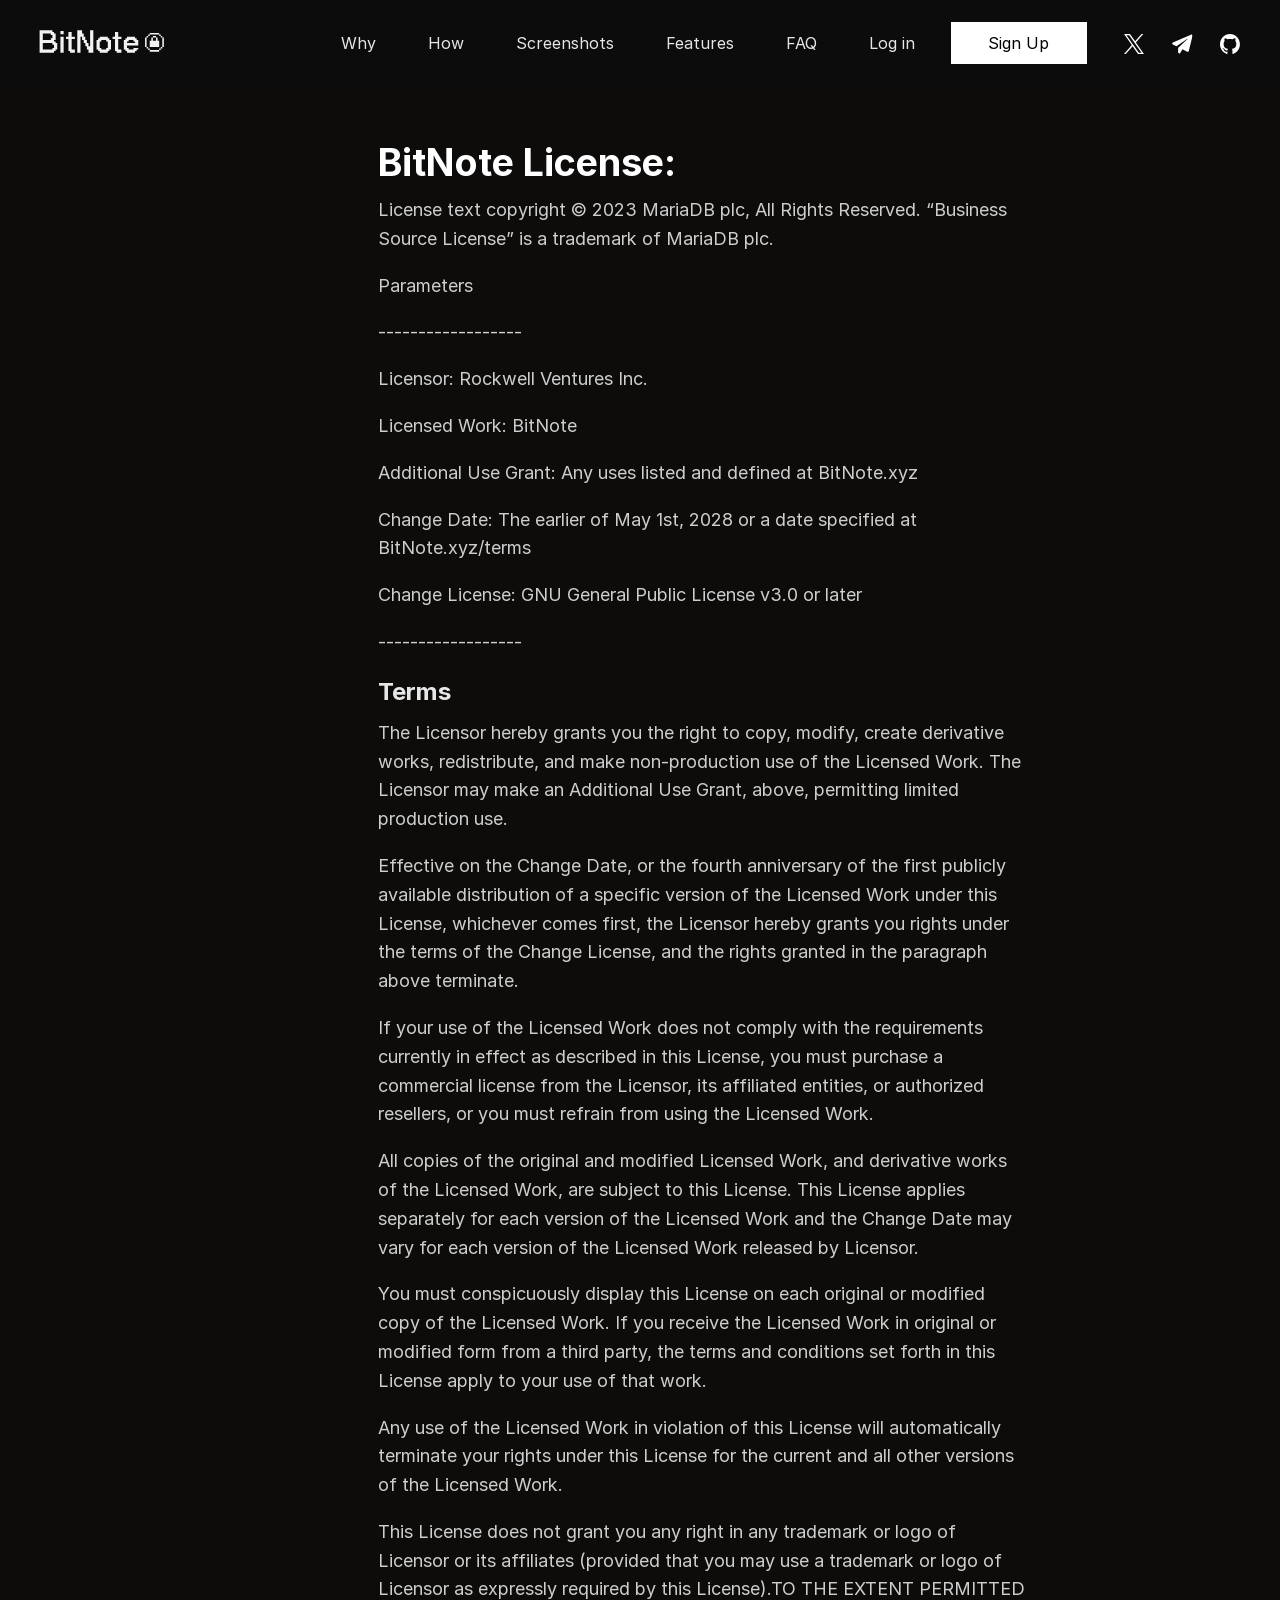
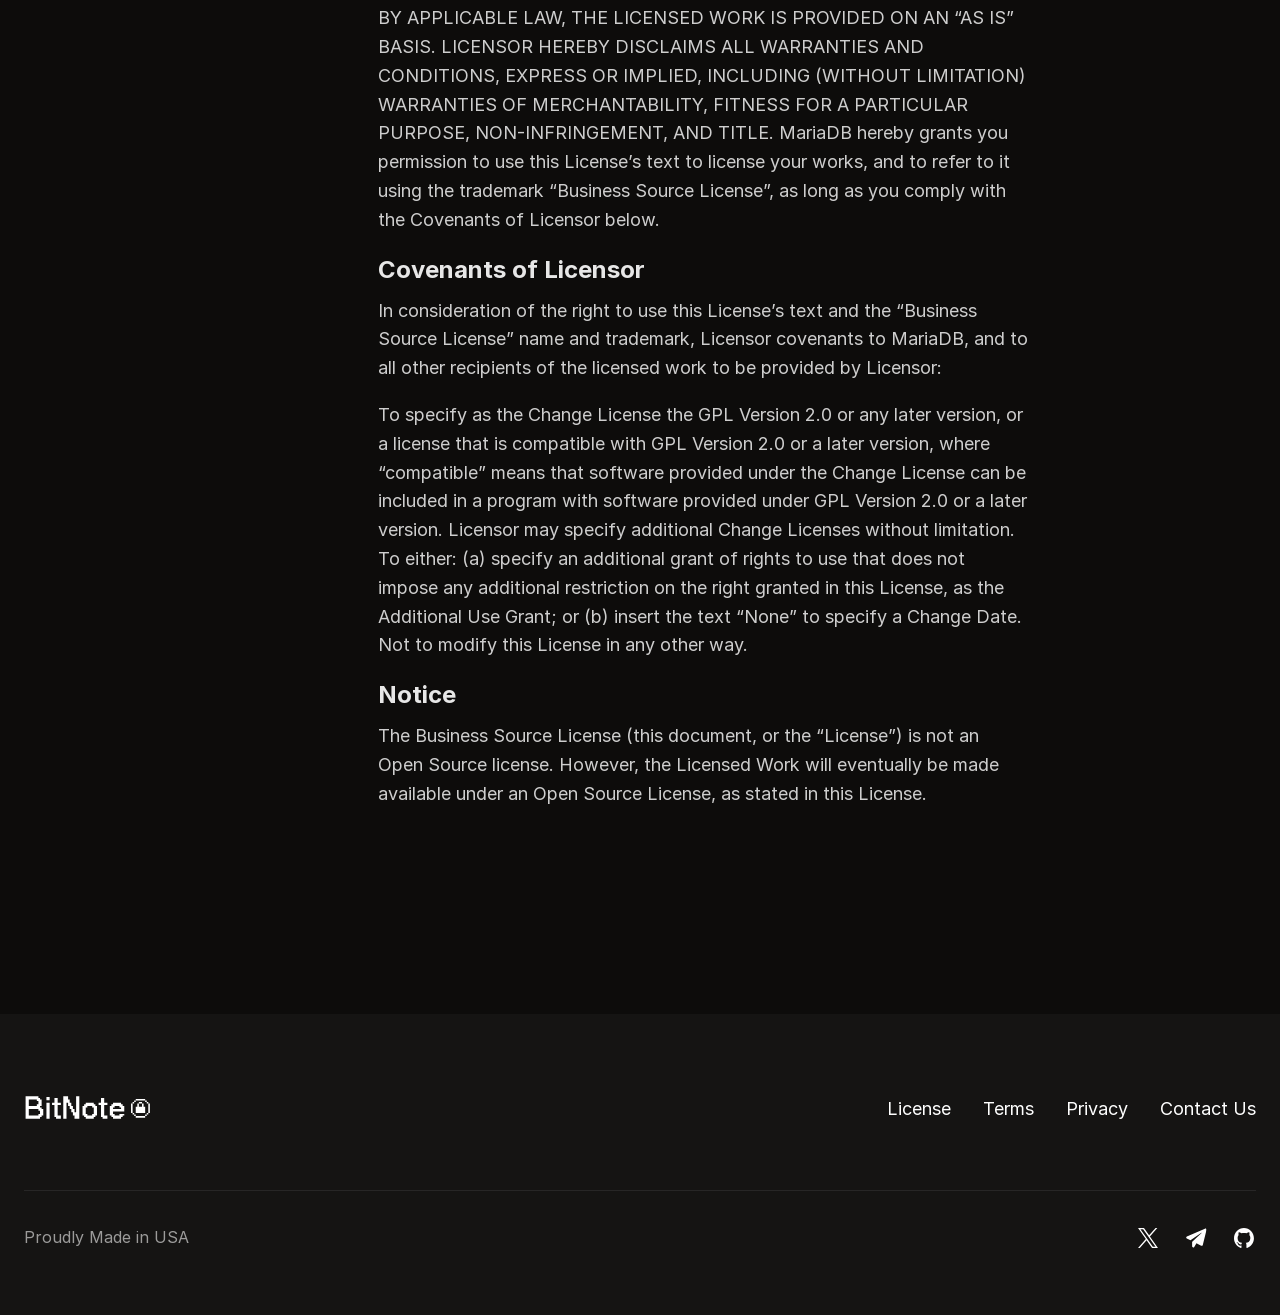
<file: website/license.html>
<!DOCTYPE html><!--  This site was created in Webflow. https://webflow.com  --><!--  Last Published: Mon May 04 2026 16:14:19 GMT+0000 (Coordinated Universal Time)  -->
<html data-wf-page="66310e0846a8d6d29dca8958" data-wf-site="63d429b4398bbf8a2ca4e666">
<head>
  <meta charset="utf-8">
  <title>License</title>
  <meta content="License" property="og:title">
  <meta content="License" property="twitter:title">
  <meta content="width=device-width, initial-scale=1" name="viewport">
  <meta content="Webflow" name="generator">
  <link href="css/normalize.css" rel="stylesheet" type="text/css">
  <link href="css/webflow.css" rel="stylesheet" type="text/css">
  <link href="css/bitnote.webflow.css" rel="stylesheet" type="text/css">
  <script type="text/javascript">!function(o,c){var n=c.documentElement,t=" w-mod-";n.className+=t+"js",("ontouchstart"in o||o.DocumentTouch&&c instanceof DocumentTouch)&&(n.className+=t+"touch")}(window,document);</script>
  <link href="images/favicon.png" rel="shortcut icon" type="image/x-icon">
  <link href="images/webclip.png" rel="apple-touch-icon">
</head>
<body class="body">
  <div data-animation="default" data-collapse="medium" data-duration="400" data-easing="ease" data-easing2="ease" role="banner" class="waves-navbar-1 w-nav">
    <div class="waves---nav-container w-container">
      <div class="waves-master-nav-1">
        <a href="index.html" class="waves---nav-brand-link w-nav-brand"><img src="images/Group-2-1.svg" loading="lazy" alt="" class="waves---brand"></a>
        <div class="waves-right-nav-1">
          <nav role="navigation" class="waves---nav-menu w-nav-menu">
            <a href="#" class="waves---nav-link w-nav-link">Why</a>
            <a href="#" class="waves---nav-link w-nav-link">How</a>
            <a href="#" class="waves---nav-link w-nav-link">Screenshots</a>
            <a href="#" class="waves---nav-link w-nav-link">Features</a>
            <a href="#" class="waves---nav-link w-nav-link">FAQ</a>
            <a href="https://app.bitnote.xyz/" id="login-nav" data-w-id="03584a58-daba-7d0c-2699-1fc01becd3f2" class="waves---nav-link w-nav-link">Log in</a>
            <div class="buy-cta-wrapper nav">
              <a id="signup-nav" data-w-id="03584a58-daba-7d0c-2699-1fc01becd3f5" href="https://app.bitnote.xyz/?sign_up" class="button nav w-inline-block">
                <div id="btn-buy-top-text" class="button-text smaller">Sign Up</div>
                <div class="loader-wrapper">
                  <div class="lottie-animation dots" data-w-id="03584a58-daba-7d0c-2699-1fc01becd3f9" data-animation-type="lottie" data-src="https://uploads-ssl.webflow.com/603f81a030681fc5683d7a3a/65b01b48a909b5d34282fc3a_loading-white.json" data-loop="1" data-direction="1" data-autoplay="1" data-is-ix2-target="0" data-renderer="svg" data-default-duration="1.2666666666666666" data-duration="0" data-loading="eager"></div>
                </div>
              </a>
            </div>
            <div class="waves-bottom-right-footer-1 nav-margin">
              <a href="https://x.com/BitNote_xyz" target="_blank" class="w-inline-block"><img src="images/Starter-2.0.svg" loading="lazy" alt="" class="waves-icon-24"></a>
              <a href="https://t.me/bitnote_xyz" target="_blank" class="w-inline-block"><img src="images/Frame-2.svg" loading="lazy" alt="" class="waves-icon-24"></a>
              <a href="https://github.com/RockwellShah/bitnote" target="_blank" class="w-inline-block"><img src="images/Frame.svg" loading="lazy" alt="" class="waves-icon-24"></a>
            </div>
          </nav>
          <div class="waves---nav-buttons-right">
            <div class="waves---menu-button w-nav-button">
              <div class="waves---hamburger-icon w-icon-nav-menu"></div>
            </div>
          </div>
        </div>
      </div>
    </div>
  </div>
  <div class="terms-wrapper">
    <div class="wrapper">
      <div class="container">
        <div class="rich-text-block w-richtext">
          <h1><strong>BitNote License:</strong></h1>
          <p>License text copyright © 2023 MariaDB plc, All Rights Reserved. “Business Source License” is a trademark of MariaDB plc.</p>
          <p>Parameters</p>
          <p>------------------</p>
          <p>Licensor: Rockwell Ventures Inc.</p>
          <p>Licensed Work: BitNote</p>
          <p>Additional Use Grant: Any uses listed and defined at BitNote.xyz</p>
          <p>Change Date: The earlier of May 1st, 2028 or a date specified at BitNote.xyz/terms</p>
          <p>Change License: GNU General Public License v3.0 or later</p>
          <p>------------------</p>
          <h3>Terms</h3>
          <p>The Licensor hereby grants you the right to copy, modify, create derivative works, redistribute, and make non-production use of the Licensed Work. The Licensor may make an Additional Use Grant, above, permitting limited production use.</p>
          <p>Effective on the Change Date, or the fourth anniversary of the first publicly available distribution of a specific version of the Licensed Work under this License, whichever comes first, the Licensor hereby grants you rights under the terms of the Change License, and the rights granted in the paragraph above terminate.</p>
          <p>If your use of the Licensed Work does not comply with the requirements currently in effect as described in this License, you must purchase a commercial license from the Licensor, its affiliated entities, or authorized resellers, or you must refrain from using the Licensed Work.</p>
          <p>All copies of the original and modified Licensed Work, and derivative works of the Licensed Work, are subject to this License. This License applies separately for each version of the Licensed Work and the Change Date may vary for each version of the Licensed Work released by Licensor.</p>
          <p>You must conspicuously display this License on each original or modified copy of the Licensed Work. If you receive the Licensed Work in original or modified form from a third party, the terms and conditions set forth in this License apply to your use of that work.</p>
          <p>Any use of the Licensed Work in violation of this License will automatically terminate your rights under this License for the current and all other versions of the Licensed Work.</p>
          <p>This License does not grant you any right in any trademark or logo of Licensor or its affiliates (provided that you may use a trademark or logo of Licensor as expressly required by this License).TO THE EXTENT PERMITTED BY APPLICABLE LAW, THE LICENSED WORK IS PROVIDED ON AN “AS IS” BASIS. LICENSOR HEREBY DISCLAIMS ALL WARRANTIES AND CONDITIONS, EXPRESS OR IMPLIED, INCLUDING (WITHOUT LIMITATION) WARRANTIES OF MERCHANTABILITY, FITNESS FOR A PARTICULAR PURPOSE, NON-INFRINGEMENT, AND TITLE. MariaDB hereby grants you permission to use this License’s text to license your works, and to refer to it using the trademark “Business Source License”, as long as you comply with the Covenants of Licensor below.</p>
          <h3>Covenants of Licensor</h3>
          <p>In consideration of the right to use this License’s text and the “Business Source License” name and trademark, Licensor covenants to MariaDB, and to all other recipients of the licensed work to be provided by Licensor:</p>
          <p>To specify as the Change License the GPL Version 2.0 or any later version, or a license that is compatible with GPL Version 2.0 or a later version, where “compatible” means that software provided under the Change License can be included in a program with software provided under GPL Version 2.0 or a later version. Licensor may specify additional Change Licenses without limitation.<br>To either: (a) specify an additional grant of rights to use that does not impose any additional restriction on the right granted in this License, as the Additional Use Grant; or (b) insert the text “None” to specify a Change Date. Not to modify this License in any other way.</p>
          <h3>Notice</h3>
          <p>The Business Source License (this document, or the “License”) is not an Open Source license. However, the Licensed Work will eventually be made available under an Open Source License, as stated in this License.</p>
        </div>
      </div>
    </div>
  </div>
  <div class="waves-footer-1">
    <div class="waves---main-container w-container">
      <div class="waves-top-footer-1">
        <a href="index.html" class="waves-brand-link-footer-1 w-inline-block"><img src="images/Group-2-1.svg" loading="lazy" alt="" class="waves-brand-footer-1"></a>
        <div class="waves-top-right-footer-1">
          <a href="license.html" aria-current="page" class="waves-link-footer-1 w--current">License</a>
          <a href="terms.html" class="waves-link-footer-1">Terms</a>
          <a href="privacy.html" class="waves-link-footer-1">Privacy</a>
          <a href="mailto:support@bitnote.xyz" class="waves-link-footer-1">Contact Us</a>
        </div>
      </div>
      <div class="waves-divider-footer-1"></div>
      <div class="waves-bottom-footer-1">
        <div class="waves---paragraph-small">Proudly Made in USA</div>
        <div class="waves-bottom-right-footer-1">
          <a href="https://x.com/BitNote_xyz" target="_blank" class="w-inline-block"><img src="images/Starter-2.0.svg" loading="lazy" alt="" class="waves-icon-24"></a>
          <a href="https://t.me/bitnote_xyz" target="_blank" class="w-inline-block"><img src="images/Frame-2.svg" loading="lazy" alt="" class="waves-icon-24"></a>
          <a href="https://github.com/RockwellShah/bitnote" target="_blank" class="w-inline-block"><img src="images/Frame.svg" loading="lazy" alt="" class="waves-icon-24"></a>
        </div>
      </div>
    </div>
  </div>
  <script src="https://d3e54v103j8qbb.cloudfront.net/js/jquery-3.5.1.min.dc5e7f18c8.js?site=63d429b4398bbf8a2ca4e666" type="text/javascript" integrity="sha256-9/aliU8dGd2tb6OSsuzixeV4y/faTqgFtohetphbbj0=" crossorigin="anonymous"></script>
  <script src="js/webflow.js" type="text/javascript"></script>
</body>
</html>
</file>
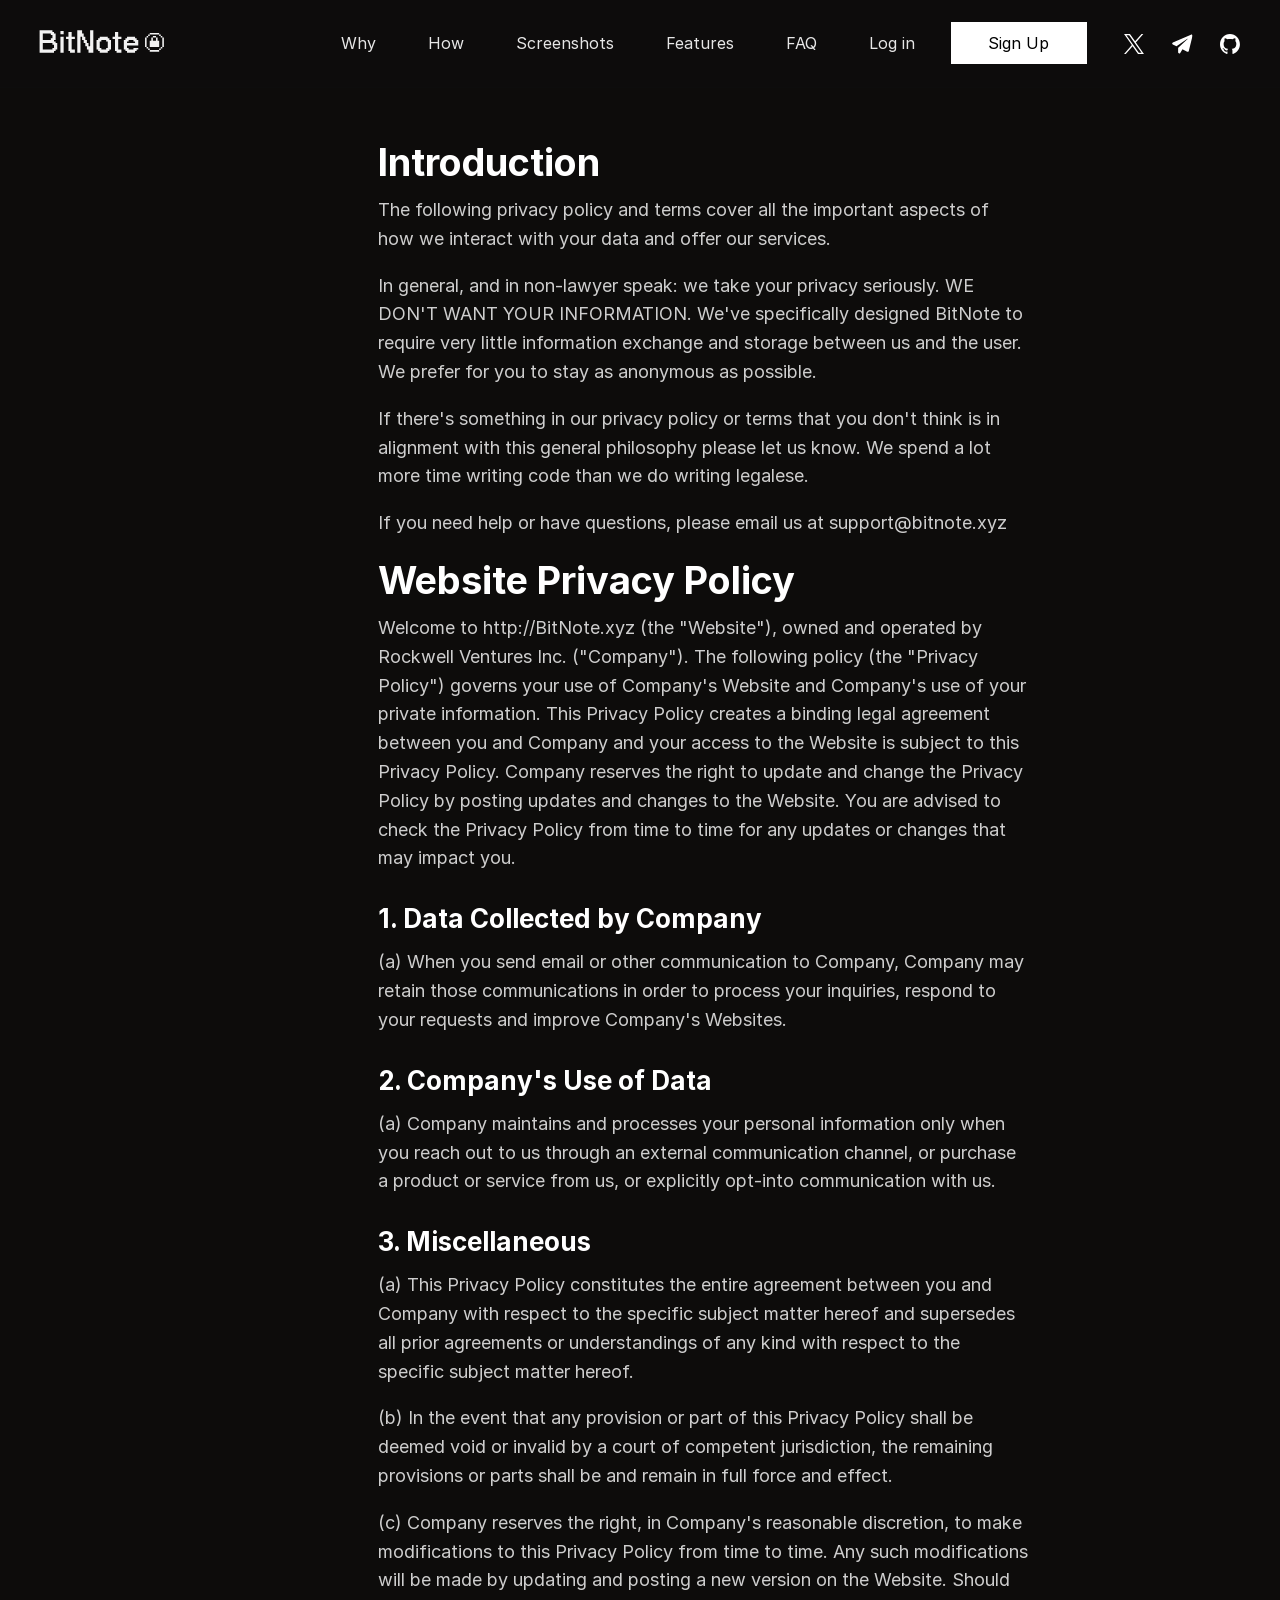
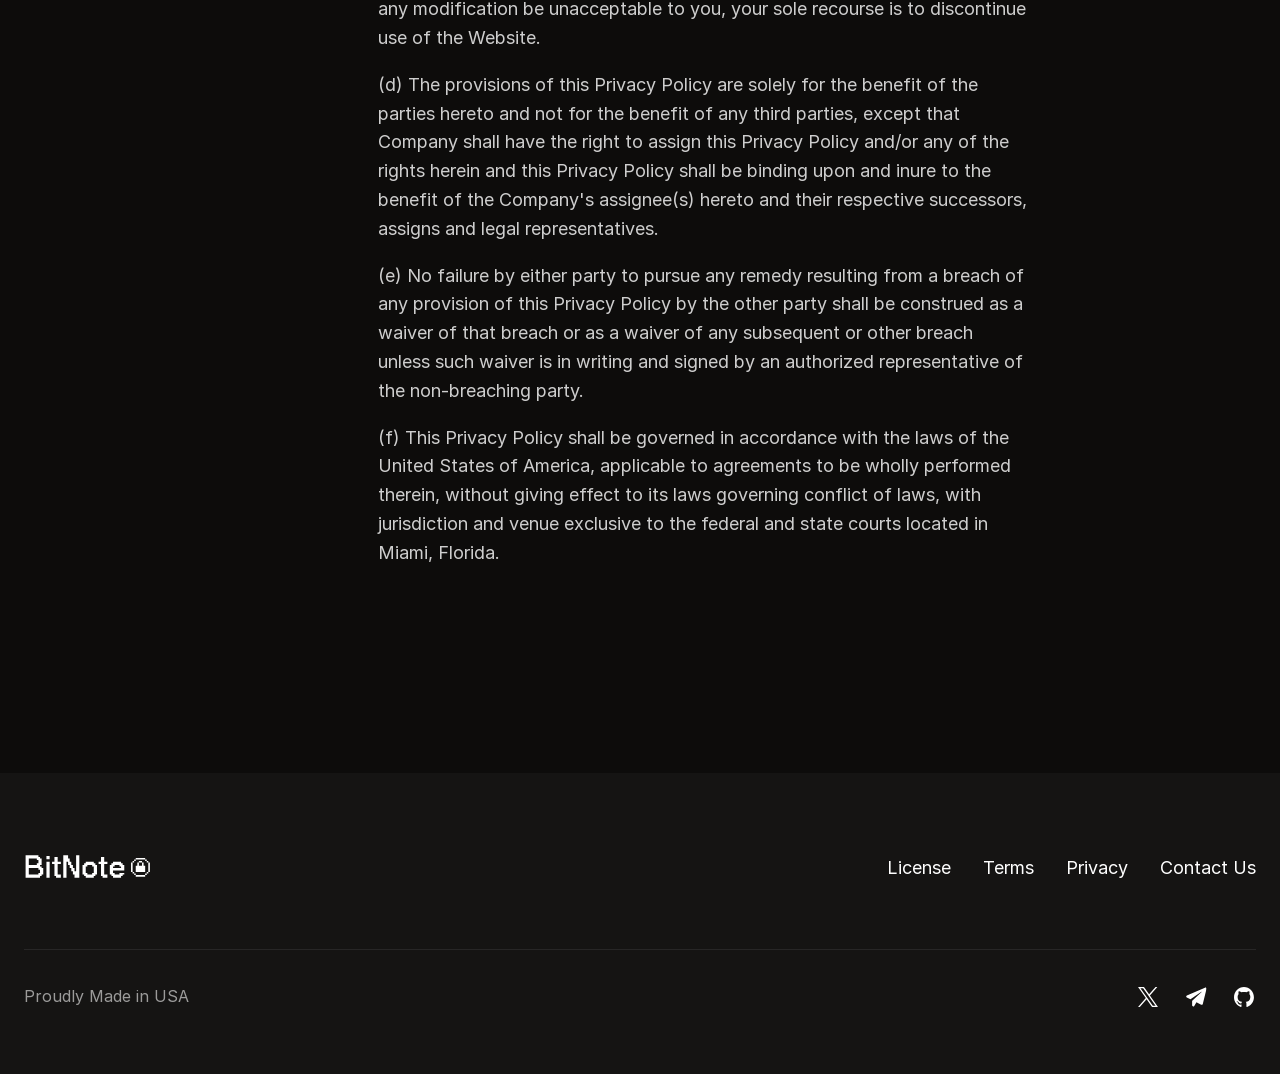
<file: website/privacy.html>
<!DOCTYPE html><!--  This site was created in Webflow. https://webflow.com  --><!--  Last Published: Mon May 04 2026 16:14:19 GMT+0000 (Coordinated Universal Time)  -->
<html data-wf-page="660ae8377344610928dedfc1" data-wf-site="63d429b4398bbf8a2ca4e666">
<head>
  <meta charset="utf-8">
  <title>Privacy</title>
  <meta content="Privacy" property="og:title">
  <meta content="Privacy" property="twitter:title">
  <meta content="width=device-width, initial-scale=1" name="viewport">
  <meta content="Webflow" name="generator">
  <link href="css/normalize.css" rel="stylesheet" type="text/css">
  <link href="css/webflow.css" rel="stylesheet" type="text/css">
  <link href="css/bitnote.webflow.css" rel="stylesheet" type="text/css">
  <script type="text/javascript">!function(o,c){var n=c.documentElement,t=" w-mod-";n.className+=t+"js",("ontouchstart"in o||o.DocumentTouch&&c instanceof DocumentTouch)&&(n.className+=t+"touch")}(window,document);</script>
  <link href="images/favicon.png" rel="shortcut icon" type="image/x-icon">
  <link href="images/webclip.png" rel="apple-touch-icon">
</head>
<body class="body">
  <div data-animation="default" data-collapse="medium" data-duration="400" data-easing="ease" data-easing2="ease" role="banner" class="waves-navbar-1 w-nav">
    <div class="waves---nav-container w-container">
      <div class="waves-master-nav-1">
        <a href="index.html" class="waves---nav-brand-link w-nav-brand"><img src="images/Group-2-1.svg" loading="lazy" alt="" class="waves---brand"></a>
        <div class="waves-right-nav-1">
          <nav role="navigation" class="waves---nav-menu w-nav-menu">
            <a href="#" class="waves---nav-link w-nav-link">Why</a>
            <a href="#" class="waves---nav-link w-nav-link">How</a>
            <a href="#" class="waves---nav-link w-nav-link">Screenshots</a>
            <a href="#" class="waves---nav-link w-nav-link">Features</a>
            <a href="#" class="waves---nav-link w-nav-link">FAQ</a>
            <a href="https://app.bitnote.xyz/" id="login-nav" data-w-id="03584a58-daba-7d0c-2699-1fc01becd3f2" class="waves---nav-link w-nav-link">Log in</a>
            <div class="buy-cta-wrapper nav">
              <a id="signup-nav" data-w-id="03584a58-daba-7d0c-2699-1fc01becd3f5" href="https://app.bitnote.xyz/?sign_up" class="button nav w-inline-block">
                <div id="btn-buy-top-text" class="button-text smaller">Sign Up</div>
                <div class="loader-wrapper">
                  <div class="lottie-animation dots" data-w-id="03584a58-daba-7d0c-2699-1fc01becd3f9" data-animation-type="lottie" data-src="https://uploads-ssl.webflow.com/603f81a030681fc5683d7a3a/65b01b48a909b5d34282fc3a_loading-white.json" data-loop="1" data-direction="1" data-autoplay="1" data-is-ix2-target="0" data-renderer="svg" data-default-duration="1.2666666666666666" data-duration="0" data-loading="eager"></div>
                </div>
              </a>
            </div>
            <div class="waves-bottom-right-footer-1 nav-margin">
              <a href="https://x.com/BitNote_xyz" target="_blank" class="w-inline-block"><img src="images/Starter-2.0.svg" loading="lazy" alt="" class="waves-icon-24"></a>
              <a href="https://t.me/bitnote_xyz" target="_blank" class="w-inline-block"><img src="images/Frame-2.svg" loading="lazy" alt="" class="waves-icon-24"></a>
              <a href="https://github.com/RockwellShah/bitnote" target="_blank" class="w-inline-block"><img src="images/Frame.svg" loading="lazy" alt="" class="waves-icon-24"></a>
            </div>
          </nav>
          <div class="waves---nav-buttons-right">
            <div class="waves---menu-button w-nav-button">
              <div class="waves---hamburger-icon w-icon-nav-menu"></div>
            </div>
          </div>
        </div>
      </div>
    </div>
  </div>
  <div class="terms-wrapper">
    <div class="wrapper">
      <div class="container">
        <div class="rich-text-block w-richtext">
          <h1><strong>Introduction</strong></h1>
          <p>The following privacy policy and terms cover all the important aspects of how we interact with your data and offer our services.</p>
          <p>In general, and in non-lawyer speak: we take your privacy seriously. WE DON&#x27;T WANT YOUR INFORMATION. We&#x27;ve specifically designed BitNote to require very little information exchange and storage between us and the user. We prefer for you to stay as anonymous as possible.</p>
          <p>If there&#x27;s something in our privacy policy or terms that you don&#x27;t think is in alignment with this general philosophy please let us know. We spend a lot more time writing code than we do writing legalese.</p>
          <p>If you need help or have questions, please email us at support@bitnote.xyz</p>
          <h1><strong>Website Privacy Policy</strong></h1>
          <p>Welcome to http://BitNote.xyz (the &quot;Website&quot;), owned and operated by Rockwell Ventures Inc. (&quot;Company&quot;). The following policy (the &quot;Privacy Policy&quot;) governs your use of Company&#x27;s Website and Company&#x27;s use of your private information. This Privacy Policy creates a binding legal agreement between you and Company and your access to the Website is subject to this Privacy Policy. Company reserves the right to update and change the Privacy Policy by posting updates and changes to the Website. You are advised to check the Privacy Policy from time to time for any updates or changes that may impact you.</p>
          <h2><strong>1. Data Collected by Company</strong></h2>
          <p>(a) When you send email or other communication to Company, Company may retain those communications in order to process your inquiries, respond to your requests and improve Company&#x27;s Websites.</p>
          <h2><strong>2. Company&#x27;s Use of Data</strong></h2>
          <p>(a) Company maintains and processes your personal information only when you reach out to us through an external communication channel, or purchase a product or service from us, or explicitly opt-into communication with us.</p>
          <h2><strong>3. Miscellaneous</strong></h2>
          <p>(a) This Privacy Policy constitutes the entire agreement between you and Company with respect to the specific subject matter hereof and supersedes all prior agreements or understandings of any kind with respect to the specific subject matter hereof.</p>
          <p>(b) In the event that any provision or part of this Privacy Policy shall be deemed void or invalid by a court of competent jurisdiction, the remaining provisions or parts shall be and remain in full force and effect.</p>
          <p>(c) Company reserves the right, in Company&#x27;s reasonable discretion, to make modifications to this Privacy Policy from time to time. Any such modifications will be made by updating and posting a new version on the Website. Should any modification be unacceptable to you, your sole recourse is to discontinue use of the Website.</p>
          <p>(d) The provisions of this Privacy Policy are solely for the benefit of the parties hereto and not for the benefit of any third parties, except that Company shall have the right to assign this Privacy Policy and/or any of the rights herein and this Privacy Policy shall be binding upon and inure to the benefit of the Company&#x27;s assignee(s) hereto and their respective successors, assigns and legal representatives.</p>
          <p>(e) No failure by either party to pursue any remedy resulting from a breach of any provision of this Privacy Policy by the other party shall be construed as a waiver of that breach or as a waiver of any subsequent or other breach unless such waiver is in writing and signed by an authorized representative of the non-breaching party.</p>
          <p>(f) This Privacy Policy shall be governed in accordance with the laws of the United States of America, applicable to agreements to be wholly performed therein, without giving effect to its laws governing conflict of laws, with jurisdiction and venue exclusive to the federal and state courts located in Miami, Florida.</p>
        </div>
      </div>
    </div>
  </div>
  <div class="waves-footer-1">
    <div class="waves---main-container w-container">
      <div class="waves-top-footer-1">
        <a href="index.html" class="waves-brand-link-footer-1 w-inline-block"><img src="images/Group-2-1.svg" loading="lazy" alt="" class="waves-brand-footer-1"></a>
        <div class="waves-top-right-footer-1">
          <a href="license.html" class="waves-link-footer-1">License</a>
          <a href="terms.html" class="waves-link-footer-1">Terms</a>
          <a href="privacy.html" aria-current="page" class="waves-link-footer-1 w--current">Privacy</a>
          <a href="mailto:support@bitnote.xyz" class="waves-link-footer-1">Contact Us</a>
        </div>
      </div>
      <div class="waves-divider-footer-1"></div>
      <div class="waves-bottom-footer-1">
        <div class="waves---paragraph-small">Proudly Made in USA</div>
        <div class="waves-bottom-right-footer-1">
          <a href="https://x.com/BitNote_xyz" target="_blank" class="w-inline-block"><img src="images/Starter-2.0.svg" loading="lazy" alt="" class="waves-icon-24"></a>
          <a href="https://t.me/bitnote_xyz" target="_blank" class="w-inline-block"><img src="images/Frame-2.svg" loading="lazy" alt="" class="waves-icon-24"></a>
          <a href="https://github.com/RockwellShah/bitnote" target="_blank" class="w-inline-block"><img src="images/Frame.svg" loading="lazy" alt="" class="waves-icon-24"></a>
        </div>
      </div>
    </div>
  </div>
  <script src="https://d3e54v103j8qbb.cloudfront.net/js/jquery-3.5.1.min.dc5e7f18c8.js?site=63d429b4398bbf8a2ca4e666" type="text/javascript" integrity="sha256-9/aliU8dGd2tb6OSsuzixeV4y/faTqgFtohetphbbj0=" crossorigin="anonymous"></script>
  <script src="js/webflow.js" type="text/javascript"></script>
</body>
</html>
</file>
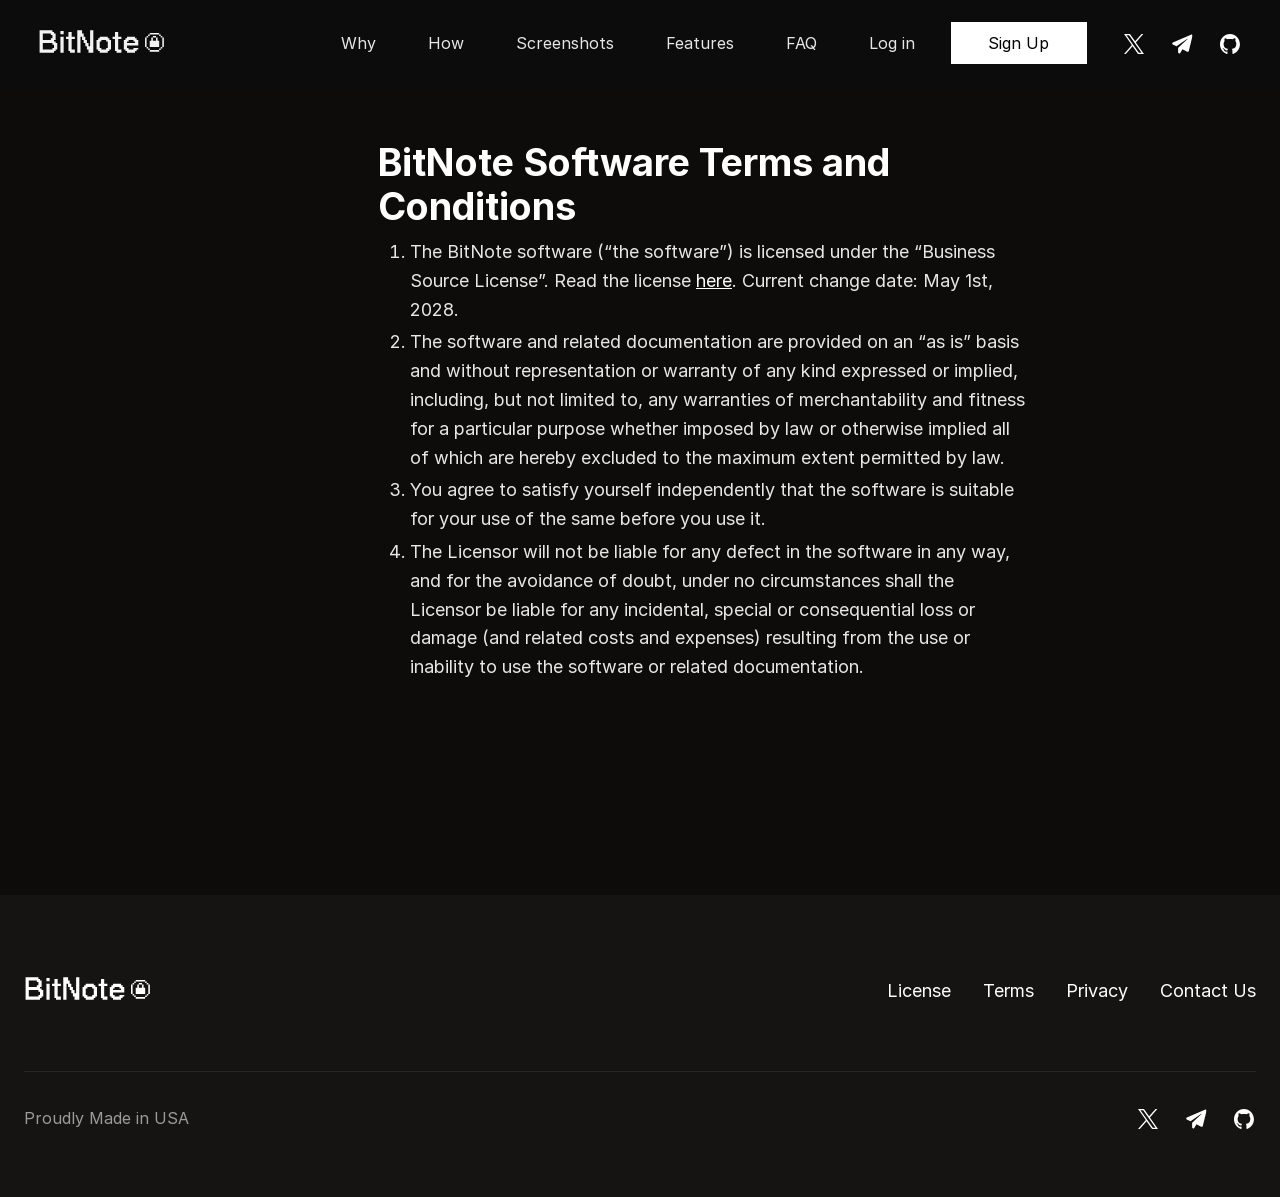
<file: website/terms.html>
<!DOCTYPE html><!--  This site was created in Webflow. https://webflow.com  --><!--  Last Published: Mon May 04 2026 16:14:19 GMT+0000 (Coordinated Universal Time)  -->
<html data-wf-page="63d4378fabd4c6210cfa1781" data-wf-site="63d429b4398bbf8a2ca4e666">
<head>
  <meta charset="utf-8">
  <title>Terms | BitNote</title>
  <meta content="Terms | BitNote" property="og:title">
  <meta content="Terms | BitNote" property="twitter:title">
  <meta content="width=device-width, initial-scale=1" name="viewport">
  <meta content="Webflow" name="generator">
  <link href="css/normalize.css" rel="stylesheet" type="text/css">
  <link href="css/webflow.css" rel="stylesheet" type="text/css">
  <link href="css/bitnote.webflow.css" rel="stylesheet" type="text/css">
  <script type="text/javascript">!function(o,c){var n=c.documentElement,t=" w-mod-";n.className+=t+"js",("ontouchstart"in o||o.DocumentTouch&&c instanceof DocumentTouch)&&(n.className+=t+"touch")}(window,document);</script>
  <link href="images/favicon.png" rel="shortcut icon" type="image/x-icon">
  <link href="images/webclip.png" rel="apple-touch-icon">
</head>
<body class="body">
  <div data-animation="default" data-collapse="medium" data-duration="400" data-easing="ease" data-easing2="ease" role="banner" class="waves-navbar-1 w-nav">
    <div class="waves---nav-container w-container">
      <div class="waves-master-nav-1">
        <a href="index.html" class="waves---nav-brand-link w-nav-brand"><img src="images/Group-2-1.svg" loading="lazy" alt="" class="waves---brand"></a>
        <div class="waves-right-nav-1">
          <nav role="navigation" class="waves---nav-menu w-nav-menu">
            <a href="#" class="waves---nav-link w-nav-link">Why</a>
            <a href="#" class="waves---nav-link w-nav-link">How</a>
            <a href="#" class="waves---nav-link w-nav-link">Screenshots</a>
            <a href="#" class="waves---nav-link w-nav-link">Features</a>
            <a href="#" class="waves---nav-link w-nav-link">FAQ</a>
            <a href="https://app.bitnote.xyz/" id="login-nav" data-w-id="03584a58-daba-7d0c-2699-1fc01becd3f2" class="waves---nav-link w-nav-link">Log in</a>
            <div class="buy-cta-wrapper nav">
              <a id="signup-nav" data-w-id="03584a58-daba-7d0c-2699-1fc01becd3f5" href="https://app.bitnote.xyz/?sign_up" class="button nav w-inline-block">
                <div id="btn-buy-top-text" class="button-text smaller">Sign Up</div>
                <div class="loader-wrapper">
                  <div class="lottie-animation dots" data-w-id="03584a58-daba-7d0c-2699-1fc01becd3f9" data-animation-type="lottie" data-src="https://uploads-ssl.webflow.com/603f81a030681fc5683d7a3a/65b01b48a909b5d34282fc3a_loading-white.json" data-loop="1" data-direction="1" data-autoplay="1" data-is-ix2-target="0" data-renderer="svg" data-default-duration="1.2666666666666666" data-duration="0" data-loading="eager"></div>
                </div>
              </a>
            </div>
            <div class="waves-bottom-right-footer-1 nav-margin">
              <a href="https://x.com/BitNote_xyz" target="_blank" class="w-inline-block"><img src="images/Starter-2.0.svg" loading="lazy" alt="" class="waves-icon-24"></a>
              <a href="https://t.me/bitnote_xyz" target="_blank" class="w-inline-block"><img src="images/Frame-2.svg" loading="lazy" alt="" class="waves-icon-24"></a>
              <a href="https://github.com/RockwellShah/bitnote" target="_blank" class="w-inline-block"><img src="images/Frame.svg" loading="lazy" alt="" class="waves-icon-24"></a>
            </div>
          </nav>
          <div class="waves---nav-buttons-right">
            <div class="waves---menu-button w-nav-button">
              <div class="waves---hamburger-icon w-icon-nav-menu"></div>
            </div>
          </div>
        </div>
      </div>
    </div>
  </div>
  <div class="terms-wrapper">
    <div class="wrapper">
      <div class="container">
        <div class="rich-text-block w-richtext">
          <h1><strong>BitNote Software Terms and Conditions</strong></h1>
          <ol role="list">
            <li>The BitNote software (“the software”) is licensed under the “Business Source License”. Read the license <a href="https://bitnote.xyz/license">here</a>. Current change date: May 1st, 2028.</li>
            <li>The software and related documentation are provided on an “as is” basis and without representation or warranty of any kind expressed or implied, including, but not limited to, any warranties of merchantability and fitness for a particular purpose whether imposed by law or otherwise implied all of which are hereby excluded to the maximum extent permitted by law.</li>
            <li>You agree to satisfy yourself independently that the software is suitable for your use of the same before you use it.</li>
            <li>The Licensor will not be liable for any defect in the software in any way, and for the avoidance of doubt, under no circumstances shall the Licensor be liable for any incidental, special or consequential loss or damage (and related costs and expenses) resulting from the use or inability to use the software or related documentation.</li>
          </ol>
        </div>
      </div>
    </div>
  </div>
  <div class="waves-footer-1">
    <div class="waves---main-container w-container">
      <div class="waves-top-footer-1">
        <a href="index.html" class="waves-brand-link-footer-1 w-inline-block"><img src="images/Group-2-1.svg" loading="lazy" alt="" class="waves-brand-footer-1"></a>
        <div class="waves-top-right-footer-1">
          <a href="license.html" class="waves-link-footer-1">License</a>
          <a href="terms.html" aria-current="page" class="waves-link-footer-1 w--current">Terms</a>
          <a href="privacy.html" class="waves-link-footer-1">Privacy</a>
          <a href="mailto:support@bitnote.xyz" class="waves-link-footer-1">Contact Us</a>
        </div>
      </div>
      <div class="waves-divider-footer-1"></div>
      <div class="waves-bottom-footer-1">
        <div class="waves---paragraph-small">Proudly Made in USA</div>
        <div class="waves-bottom-right-footer-1">
          <a href="https://x.com/BitNote_xyz" target="_blank" class="w-inline-block"><img src="images/Starter-2.0.svg" loading="lazy" alt="" class="waves-icon-24"></a>
          <a href="https://t.me/bitnote_xyz" target="_blank" class="w-inline-block"><img src="images/Frame-2.svg" loading="lazy" alt="" class="waves-icon-24"></a>
          <a href="https://github.com/RockwellShah/bitnote" target="_blank" class="w-inline-block"><img src="images/Frame.svg" loading="lazy" alt="" class="waves-icon-24"></a>
        </div>
      </div>
    </div>
  </div>
  <script src="https://d3e54v103j8qbb.cloudfront.net/js/jquery-3.5.1.min.dc5e7f18c8.js?site=63d429b4398bbf8a2ca4e666" type="text/javascript" integrity="sha256-9/aliU8dGd2tb6OSsuzixeV4y/faTqgFtohetphbbj0=" crossorigin="anonymous"></script>
  <script src="js/webflow.js" type="text/javascript"></script>
</body>
</html>
</file>
<file: website/css/webflow.css>
@font-face {
  font-family: 'webflow-icons';
  src: url("[data-uri]") format('truetype');
  font-weight: normal;
  font-style: normal;
}
[class^="w-icon-"],
[class*=" w-icon-"] {
  /* use !important to prevent issues with browser extensions that change fonts */
  font-family: 'webflow-icons' !important;
  speak: none;
  font-style: normal;
  font-weight: normal;
  font-variant: normal;
  text-transform: none;
  line-height: 1;
  /* Better Font Rendering =========== */
  -webkit-font-smoothing: antialiased;
  -moz-osx-font-smoothing: grayscale;
}
.w-icon-slider-right:before {
  content: "\e600";
}
.w-icon-slider-left:before {
  content: "\e601";
}
.w-icon-nav-menu:before {
  content: "\e602";
}
.w-icon-arrow-down:before,
.w-icon-dropdown-toggle:before {
  content: "\e603";
}
.w-icon-file-upload-remove:before {
  content: "\e900";
}
.w-icon-file-upload-icon:before {
  content: "\e903";
}
* {
  -webkit-box-sizing: border-box;
  -moz-box-sizing: border-box;
  box-sizing: border-box;
}
html {
  height: 100%;
}
body {
  margin: 0;
  min-height: 100%;
  background-color: #fff;
  font-family: Arial, sans-serif;
  font-size: 14px;
  line-height: 20px;
  color: #333;
}
img {
  max-width: 100%;
  vertical-align: middle;
  display: inline-block;
}
html.w-mod-touch * {
  background-attachment: scroll !important;
}
.w-block {
  display: block;
}
.w-inline-block {
  max-width: 100%;
  display: inline-block;
}
.w-clearfix:before,
.w-clearfix:after {
  content: " ";
  display: table;
  grid-column-start: 1;
  grid-row-start: 1;
  grid-column-end: 2;
  grid-row-end: 2;
}
.w-clearfix:after {
  clear: both;
}
.w-hidden {
  display: none;
}
.w-button {
  display: inline-block;
  padding: 9px 15px;
  background-color: #3898EC;
  color: white;
  border: 0;
  line-height: inherit;
  text-decoration: none;
  cursor: pointer;
  border-radius: 0;
}
input.w-button {
  -webkit-appearance: button;
}
html[data-w-dynpage] [data-w-cloak] {
  color: transparent !important;
}
.w-code-block {
  margin: unset;
}
pre.w-code-block code {
  all: inherit;
}
pre.w-code-block code > span {
  display: block !important;
}
.w-optimization {
  display: contents;
}
.w-webflow-badge,
.w-webflow-badge > img {
  box-sizing: unset;
  width: unset;
  height: unset;
  max-height: unset;
  max-width: unset;
  min-height: unset;
  min-width: unset;
  margin: unset;
  padding: unset;
  float: unset;
  clear: unset;
  border: unset;
  border-radius: unset;
  background: unset;
  background-image: unset;
  background-position: unset;
  background-size: unset;
  background-repeat: unset;
  background-origin: unset;
  background-clip: unset;
  background-attachment: unset;
  background-color: unset;
  box-shadow: unset;
  transform: unset;
  transition: unset;
  direction: unset;
  font-family: unset;
  font-weight: unset;
  color: unset;
  font-size: unset;
  line-height: unset;
  font-style: unset;
  font-variant: unset;
  text-align: unset;
  letter-spacing: unset;
  text-decoration: unset;
  text-indent: unset;
  text-transform: unset;
  list-style-type: unset;
  text-shadow: unset;
  vertical-align: unset;
  cursor: unset;
  white-space: unset;
  word-break: unset;
  word-spacing: unset;
  word-wrap: unset;
}
.w-webflow-badge {
  position: fixed !important;
  display: inline-block !important;
  visibility: visible !important;
  opacity: 1 !important;
  z-index: 2147483647 !important;
  top: auto !important;
  right: 12px !important;
  bottom: 12px !important;
  left: auto !important;
  color: #aaadb0 !important;
  background-color: #fff !important;
  border-radius: 3px !important;
  padding: 6px !important;
  font-size: 12px !important;
  line-height: 14px !important;
  text-decoration: none !important;
  transform: none !important;
  margin: 0 !important;
  width: auto !important;
  height: auto !important;
  overflow: unset !important;
  white-space: nowrap;
  box-shadow: 0 0 0 1px rgba(0, 0, 0, 0.1), 0px 1px 3px rgba(0, 0, 0, 0.1);
  cursor: pointer;
}
.w-webflow-badge > img {
  position: unset;
  display: inline-block !important;
  visibility: unset !important;
  opacity: 1 !important;
  vertical-align: middle !important;
}
h1,
h2,
h3,
h4,
h5,
h6 {
  font-weight: bold;
  margin-bottom: 10px;
}
h1 {
  font-size: 38px;
  line-height: 44px;
  margin-top: 20px;
}
h2 {
  font-size: 32px;
  line-height: 36px;
  margin-top: 20px;
}
h3 {
  font-size: 24px;
  line-height: 30px;
  margin-top: 20px;
}
h4 {
  font-size: 18px;
  line-height: 24px;
  margin-top: 10px;
}
h5 {
  font-size: 14px;
  line-height: 20px;
  margin-top: 10px;
}
h6 {
  font-size: 12px;
  line-height: 18px;
  margin-top: 10px;
}
p {
  margin-top: 0;
  margin-bottom: 10px;
}
blockquote {
  margin: 0 0 10px 0;
  padding: 10px 20px;
  border-left: 5px solid #E2E2E2;
  font-size: 18px;
  line-height: 22px;
}
figure {
  margin: 0;
  margin-bottom: 10px;
}
figcaption {
  margin-top: 5px;
  text-align: center;
}
ul,
ol {
  margin-top: 0px;
  margin-bottom: 10px;
  padding-left: 40px;
}
.w-list-unstyled {
  padding-left: 0;
  list-style: none;
}
.w-embed:before,
.w-embed:after {
  content: " ";
  display: table;
  grid-column-start: 1;
  grid-row-start: 1;
  grid-column-end: 2;
  grid-row-end: 2;
}
.w-embed:after {
  clear: both;
}
.w-video {
  width: 100%;
  position: relative;
  padding: 0;
}
.w-video iframe,
.w-video object,
.w-video embed {
  position: absolute;
  top: 0;
  left: 0;
  width: 100%;
  height: 100%;
  border: none;
}
fieldset {
  padding: 0;
  margin: 0;
  border: 0;
}
button,
[type='button'],
[type='reset'] {
  border: 0;
  cursor: pointer;
  -webkit-appearance: button;
}
.w-form {
  margin: 0 0 15px;
}
.w-form-done {
  display: none;
  padding: 20px;
  text-align: center;
  background-color: #dddddd;
}
.w-form-fail {
  display: none;
  margin-top: 10px;
  padding: 10px;
  background-color: #ffdede;
}
label {
  display: block;
  margin-bottom: 5px;
  font-weight: bold;
}
.w-input,
.w-select {
  display: block;
  width: 100%;
  height: 38px;
  padding: 8px 12px;
  margin-bottom: 10px;
  font-size: 14px;
  line-height: 1.42857143;
  color: #333333;
  vertical-align: middle;
  background-color: #ffffff;
  border: 1px solid #cccccc;
}
.w-input::placeholder,
.w-select::placeholder {
  color: #999;
}
.w-input:focus,
.w-select:focus {
  border-color: #3898EC;
  outline: 0;
}
.w-input[disabled],
.w-select[disabled],
.w-input[readonly],
.w-select[readonly],
fieldset[disabled] .w-input,
fieldset[disabled] .w-select {
  cursor: not-allowed;
}
.w-input[disabled]:not(.w-input-disabled),
.w-select[disabled]:not(.w-input-disabled),
.w-input[readonly],
.w-select[readonly],
fieldset[disabled]:not(.w-input-disabled) .w-input,
fieldset[disabled]:not(.w-input-disabled) .w-select {
  background-color: #eeeeee;
}
textarea.w-input,
textarea.w-select {
  height: auto;
}
.w-select {
  background-color: #f3f3f3;
}
.w-select[multiple] {
  height: auto;
}
.w-form-label {
  display: inline-block;
  cursor: pointer;
  font-weight: normal;
  margin-bottom: 0px;
}
.w-radio {
  display: block;
  margin-bottom: 5px;
  padding-left: 20px;
}
.w-radio:before,
.w-radio:after {
  content: " ";
  display: table;
  grid-column-start: 1;
  grid-row-start: 1;
  grid-column-end: 2;
  grid-row-end: 2;
}
.w-radio:after {
  clear: both;
}
.w-radio-input {
  margin: 4px 0 0;
  line-height: normal;
  float: left;
  margin-left: -20px;
}
.w-radio-input {
  margin-top: 3px;
}
.w-file-upload {
  display: block;
  margin-bottom: 10px;
}
.w-file-upload-input {
  width: 0.1px;
  height: 0.1px;
  opacity: 0;
  overflow: hidden;
  position: absolute;
  z-index: -100;
}
.w-file-upload-default,
.w-file-upload-uploading,
.w-file-upload-success {
  display: inline-block;
  color: #333333;
}
.w-file-upload-error {
  display: block;
  margin-top: 10px;
}
.w-file-upload-default.w-hidden,
.w-file-upload-uploading.w-hidden,
.w-file-upload-error.w-hidden,
.w-file-upload-success.w-hidden {
  display: none;
}
.w-file-upload-uploading-btn {
  display: flex;
  font-size: 14px;
  font-weight: normal;
  cursor: pointer;
  margin: 0;
  padding: 8px 12px;
  border: 1px solid #cccccc;
  background-color: #fafafa;
}
.w-file-upload-file {
  display: flex;
  flex-grow: 1;
  justify-content: space-between;
  margin: 0;
  padding: 8px 9px 8px 11px;
  border: 1px solid #cccccc;
  background-color: #fafafa;
}
.w-file-upload-file-name {
  font-size: 14px;
  font-weight: normal;
  display: block;
}
.w-file-remove-link {
  margin-top: 3px;
  margin-left: 10px;
  width: auto;
  height: auto;
  padding: 3px;
  display: block;
  cursor: pointer;
}
.w-icon-file-upload-remove {
  margin: auto;
  font-size: 10px;
}
.w-file-upload-error-msg {
  display: inline-block;
  color: #ea384c;
  padding: 2px 0;
}
.w-file-upload-info {
  display: inline-block;
  line-height: 38px;
  padding: 0 12px;
}
.w-file-upload-label {
  display: inline-block;
  font-size: 14px;
  font-weight: normal;
  cursor: pointer;
  margin: 0;
  padding: 8px 12px;
  border: 1px solid #cccccc;
  background-color: #fafafa;
}
.w-icon-file-upload-icon,
.w-icon-file-upload-uploading {
  display: inline-block;
  margin-right: 8px;
  width: 20px;
}
.w-icon-file-upload-uploading {
  height: 20px;
}
.w-container {
  margin-left: auto;
  margin-right: auto;
  max-width: 940px;
}
.w-container:before,
.w-container:after {
  content: " ";
  display: table;
  grid-column-start: 1;
  grid-row-start: 1;
  grid-column-end: 2;
  grid-row-end: 2;
}
.w-container:after {
  clear: both;
}
.w-container .w-row {
  margin-left: -10px;
  margin-right: -10px;
}
.w-row:before,
.w-row:after {
  content: " ";
  display: table;
  grid-column-start: 1;
  grid-row-start: 1;
  grid-column-end: 2;
  grid-row-end: 2;
}
.w-row:after {
  clear: both;
}
.w-row .w-row {
  margin-left: 0;
  margin-right: 0;
}
.w-col {
  position: relative;
  float: left;
  width: 100%;
  min-height: 1px;
  padding-left: 10px;
  padding-right: 10px;
}
.w-col .w-col {
  padding-left: 0;
  padding-right: 0;
}
.w-col-1 {
  width: 8.33333333%;
}
.w-col-2 {
  width: 16.66666667%;
}
.w-col-3 {
  width: 25%;
}
.w-col-4 {
  width: 33.33333333%;
}
.w-col-5 {
  width: 41.66666667%;
}
.w-col-6 {
  width: 50%;
}
.w-col-7 {
  width: 58.33333333%;
}
.w-col-8 {
  width: 66.66666667%;
}
.w-col-9 {
  width: 75%;
}
.w-col-10 {
  width: 83.33333333%;
}
.w-col-11 {
  width: 91.66666667%;
}
.w-col-12 {
  width: 100%;
}
.w-hidden-main {
  display: none !important;
}
@media screen and (max-width: 991px) {
  .w-container {
    max-width: 728px;
  }
  .w-hidden-main {
    display: inherit !important;
  }
  .w-hidden-medium {
    display: none !important;
  }
  .w-col-medium-1 {
    width: 8.33333333%;
  }
  .w-col-medium-2 {
    width: 16.66666667%;
  }
  .w-col-medium-3 {
    width: 25%;
  }
  .w-col-medium-4 {
    width: 33.33333333%;
  }
  .w-col-medium-5 {
    width: 41.66666667%;
  }
  .w-col-medium-6 {
    width: 50%;
  }
  .w-col-medium-7 {
    width: 58.33333333%;
  }
  .w-col-medium-8 {
    width: 66.66666667%;
  }
  .w-col-medium-9 {
    width: 75%;
  }
  .w-col-medium-10 {
    width: 83.33333333%;
  }
  .w-col-medium-11 {
    width: 91.66666667%;
  }
  .w-col-medium-12 {
    width: 100%;
  }
  .w-col-stack {
    width: 100%;
    left: auto;
    right: auto;
  }
}
@media screen and (max-width: 767px) {
  .w-hidden-main {
    display: inherit !important;
  }
  .w-hidden-medium {
    display: inherit !important;
  }
  .w-hidden-small {
    display: none !important;
  }
  .w-row,
  .w-container .w-row {
    margin-left: 0;
    margin-right: 0;
  }
  .w-col {
    width: 100%;
    left: auto;
    right: auto;
  }
  .w-col-small-1 {
    width: 8.33333333%;
  }
  .w-col-small-2 {
    width: 16.66666667%;
  }
  .w-col-small-3 {
    width: 25%;
  }
  .w-col-small-4 {
    width: 33.33333333%;
  }
  .w-col-small-5 {
    width: 41.66666667%;
  }
  .w-col-small-6 {
    width: 50%;
  }
  .w-col-small-7 {
    width: 58.33333333%;
  }
  .w-col-small-8 {
    width: 66.66666667%;
  }
  .w-col-small-9 {
    width: 75%;
  }
  .w-col-small-10 {
    width: 83.33333333%;
  }
  .w-col-small-11 {
    width: 91.66666667%;
  }
  .w-col-small-12 {
    width: 100%;
  }
}
@media screen and (max-width: 479px) {
  .w-container {
    max-width: none;
  }
  .w-hidden-main {
    display: inherit !important;
  }
  .w-hidden-medium {
    display: inherit !important;
  }
  .w-hidden-small {
    display: inherit !important;
  }
  .w-hidden-tiny {
    display: none !important;
  }
  .w-col {
    width: 100%;
  }
  .w-col-tiny-1 {
    width: 8.33333333%;
  }
  .w-col-tiny-2 {
    width: 16.66666667%;
  }
  .w-col-tiny-3 {
    width: 25%;
  }
  .w-col-tiny-4 {
    width: 33.33333333%;
  }
  .w-col-tiny-5 {
    width: 41.66666667%;
  }
  .w-col-tiny-6 {
    width: 50%;
  }
  .w-col-tiny-7 {
    width: 58.33333333%;
  }
  .w-col-tiny-8 {
    width: 66.66666667%;
  }
  .w-col-tiny-9 {
    width: 75%;
  }
  .w-col-tiny-10 {
    width: 83.33333333%;
  }
  .w-col-tiny-11 {
    width: 91.66666667%;
  }
  .w-col-tiny-12 {
    width: 100%;
  }
}
.w-widget {
  position: relative;
}
.w-widget-map {
  width: 100%;
  height: 400px;
}
.w-widget-map label {
  width: auto;
  display: inline;
}
.w-widget-map img {
  max-width: inherit;
}
.w-widget-map .gm-style-iw {
  text-align: center;
}
.w-widget-map .gm-style-iw > button {
  display: none !important;
}
.w-widget-twitter {
  overflow: hidden;
}
.w-widget-twitter-count-shim {
  display: inline-block;
  vertical-align: top;
  position: relative;
  width: 28px;
  height: 20px;
  text-align: center;
  background: white;
  border: #758696 solid 1px;
  border-radius: 3px;
}
.w-widget-twitter-count-shim * {
  pointer-events: none;
  user-select: none;
}
.w-widget-twitter-count-shim .w-widget-twitter-count-inner {
  position: relative;
  font-size: 15px;
  line-height: 12px;
  text-align: center;
  color: #999;
  font-family: serif;
}
.w-widget-twitter-count-shim .w-widget-twitter-count-clear {
  position: relative;
  display: block;
}
.w-widget-twitter-count-shim.w--large {
  width: 36px;
  height: 28px;
}
.w-widget-twitter-count-shim.w--large .w-widget-twitter-count-inner {
  font-size: 18px;
  line-height: 18px;
}
.w-widget-twitter-count-shim:not(.w--vertical) {
  margin-left: 5px;
  margin-right: 8px;
}
.w-widget-twitter-count-shim:not(.w--vertical).w--large {
  margin-left: 6px;
}
.w-widget-twitter-count-shim:not(.w--vertical):before,
.w-widget-twitter-count-shim:not(.w--vertical):after {
  top: 50%;
  left: 0;
  border: solid transparent;
  content: ' ';
  height: 0;
  width: 0;
  position: absolute;
  pointer-events: none;
}
.w-widget-twitter-count-shim:not(.w--vertical):before {
  border-color: rgba(117, 134, 150, 0);
  border-right-color: #5d6c7b;
  border-width: 4px;
  margin-left: -9px;
  margin-top: -4px;
}
.w-widget-twitter-count-shim:not(.w--vertical).w--large:before {
  border-width: 5px;
  margin-left: -10px;
  margin-top: -5px;
}
.w-widget-twitter-count-shim:not(.w--vertical):after {
  border-color: rgba(255, 255, 255, 0);
  border-right-color: white;
  border-width: 4px;
  margin-left: -8px;
  margin-top: -4px;
}
.w-widget-twitter-count-shim:not(.w--vertical).w--large:after {
  border-width: 5px;
  margin-left: -9px;
  margin-top: -5px;
}
.w-widget-twitter-count-shim.w--vertical {
  width: 61px;
  height: 33px;
  margin-bottom: 8px;
}
.w-widget-twitter-count-shim.w--vertical:before,
.w-widget-twitter-count-shim.w--vertical:after {
  top: 100%;
  left: 50%;
  border: solid transparent;
  content: ' ';
  height: 0;
  width: 0;
  position: absolute;
  pointer-events: none;
}
.w-widget-twitter-count-shim.w--vertical:before {
  border-color: rgba(117, 134, 150, 0);
  border-top-color: #5d6c7b;
  border-width: 5px;
  margin-left: -5px;
}
.w-widget-twitter-count-shim.w--vertical:after {
  border-color: rgba(255, 255, 255, 0);
  border-top-color: white;
  border-width: 4px;
  margin-left: -4px;
}
.w-widget-twitter-count-shim.w--vertical .w-widget-twitter-count-inner {
  font-size: 18px;
  line-height: 22px;
}
.w-widget-twitter-count-shim.w--vertical.w--large {
  width: 76px;
}
.w-background-video {
  position: relative;
  overflow: hidden;
  height: 500px;
  color: white;
}
.w-background-video > video {
  background-size: cover;
  background-position: 50% 50%;
  position: absolute;
  margin: auto;
  width: 100%;
  height: 100%;
  right: -100%;
  bottom: -100%;
  top: -100%;
  left: -100%;
  object-fit: cover;
  z-index: -100;
}
.w-background-video > video::-webkit-media-controls-start-playback-button {
  display: none !important;
  -webkit-appearance: none;
}
.w-background-video--control {
  position: absolute;
  bottom: 1em;
  right: 1em;
  background-color: transparent;
  padding: 0;
}
.w-background-video--control > [hidden] {
  display: none !important;
}
.w-slider {
  position: relative;
  height: 300px;
  text-align: center;
  background: #dddddd;
  clear: both;
  -webkit-tap-highlight-color: rgba(0, 0, 0, 0);
  tap-highlight-color: rgba(0, 0, 0, 0);
}
.w-slider-mask {
  position: relative;
  display: block;
  overflow: hidden;
  z-index: 1;
  left: 0;
  right: 0;
  height: 100%;
  white-space: nowrap;
}
.w-slide {
  position: relative;
  display: inline-block;
  vertical-align: top;
  width: 100%;
  height: 100%;
  white-space: normal;
  text-align: left;
}
.w-slider-nav {
  position: absolute;
  z-index: 2;
  top: auto;
  right: 0;
  bottom: 0;
  left: 0;
  margin: auto;
  padding-top: 10px;
  height: 40px;
  text-align: center;
  -webkit-tap-highlight-color: rgba(0, 0, 0, 0);
  tap-highlight-color: rgba(0, 0, 0, 0);
}
.w-slider-nav.w-round > div {
  border-radius: 100%;
}
.w-slider-nav.w-num > div {
  width: auto;
  height: auto;
  padding: 0.2em 0.5em;
  font-size: inherit;
  line-height: inherit;
}
.w-slider-nav.w-shadow > div {
  box-shadow: 0 0 3px rgba(51, 51, 51, 0.4);
}
.w-slider-nav-invert {
  color: #fff;
}
.w-slider-nav-invert > div {
  background-color: rgba(34, 34, 34, 0.4);
}
.w-slider-nav-invert > div.w-active {
  background-color: #222;
}
.w-slider-dot {
  position: relative;
  display: inline-block;
  width: 1em;
  height: 1em;
  background-color: rgba(255, 255, 255, 0.4);
  cursor: pointer;
  margin: 0 3px 0.5em;
  transition: background-color 100ms, color 100ms;
}
.w-slider-dot.w-active {
  background-color: #fff;
}
.w-slider-dot:focus {
  outline: none;
  box-shadow: 0px 0px 0px 2px #fff;
}
.w-slider-dot:focus.w-active {
  box-shadow: none;
}
.w-slider-arrow-left,
.w-slider-arrow-right {
  position: absolute;
  width: 80px;
  top: 0;
  right: 0;
  bottom: 0;
  left: 0;
  margin: auto;
  cursor: pointer;
  overflow: hidden;
  color: white;
  font-size: 40px;
  -webkit-tap-highlight-color: rgba(0, 0, 0, 0);
  tap-highlight-color: rgba(0, 0, 0, 0);
  user-select: none;
}
.w-slider-arrow-left [class^='w-icon-'],
.w-slider-arrow-right [class^='w-icon-'],
.w-slider-arrow-left [class*=' w-icon-'],
.w-slider-arrow-right [class*=' w-icon-'] {
  position: absolute;
}
.w-slider-arrow-left:focus,
.w-slider-arrow-right:focus {
  outline: 0;
}
.w-slider-arrow-left {
  z-index: 3;
  right: auto;
}
.w-slider-arrow-right {
  z-index: 4;
  left: auto;
}
.w-icon-slider-left,
.w-icon-slider-right {
  top: 0;
  right: 0;
  bottom: 0;
  left: 0;
  margin: auto;
  width: 1em;
  height: 1em;
}
.w-slider-aria-label {
  border: 0;
  clip: rect(0 0 0 0);
  height: 1px;
  margin: -1px;
  overflow: hidden;
  padding: 0;
  position: absolute;
  width: 1px;
}
.w-slider-force-show {
  display: block !important;
}
.w-dropdown {
  display: inline-block;
  position: relative;
  text-align: left;
  margin-left: auto;
  margin-right: auto;
  z-index: 900;
}
.w-dropdown-btn,
.w-dropdown-toggle,
.w-dropdown-link {
  position: relative;
  vertical-align: top;
  text-decoration: none;
  color: #222222;
  padding: 20px;
  text-align: left;
  margin-left: auto;
  margin-right: auto;
  white-space: nowrap;
}
.w-dropdown-toggle {
  user-select: none;
  display: inline-block;
  cursor: pointer;
  padding-right: 40px;
}
.w-dropdown-toggle:focus {
  outline: 0;
}
.w-icon-dropdown-toggle {
  position: absolute;
  top: 0;
  right: 0;
  bottom: 0;
  margin: auto;
  margin-right: 20px;
  width: 1em;
  height: 1em;
}
.w-dropdown-list {
  position: absolute;
  background: #dddddd;
  display: none;
  min-width: 100%;
}
.w-dropdown-list.w--open {
  display: block;
}
.w-dropdown-link {
  padding: 10px 20px;
  display: block;
  color: #222222;
}
.w-dropdown-link.w--current {
  color: #0082f3;
}
.w-dropdown-link:focus {
  outline: 0;
}
@media screen and (max-width: 767px) {
  .w-nav-brand {
    padding-left: 10px;
  }
}
/**
 * ## Note
 * Safari (on both iOS and OS X) does not handle viewport units (vh, vw) well.
 * For example percentage units do not work on descendants of elements that
 * have any dimensions expressed in viewport units. It also doesn’t handle them at
 * all in `calc()`.
 */
/**
 * Wrapper around all lightbox elements
 *
 * 1. Since the lightbox can receive focus, IE also gives it an outline.
 * 2. Fixes flickering on Chrome when a transition is in progress
 *    underneath the lightbox.
 */
.w-lightbox-backdrop {
  cursor: auto;
  font-style: normal;
  letter-spacing: normal;
  list-style: disc;
  text-indent: 0;
  text-shadow: none;
  text-transform: none;
  visibility: visible;
  white-space: normal;
  word-break: normal;
  word-spacing: normal;
  word-wrap: normal;
  position: fixed;
  top: 0;
  right: 0;
  bottom: 0;
  left: 0;
  color: #fff;
  font-family: "Helvetica Neue", Helvetica, Ubuntu, "Segoe UI", Verdana, sans-serif;
  font-size: 17px;
  line-height: 1.2;
  font-weight: 300;
  text-align: center;
  background: rgba(0, 0, 0, 0.9);
  z-index: 2000;
  outline: 0;
  /* 1 */
  opacity: 0;
  -webkit-user-select: none;
  -moz-user-select: none;
  -webkit-tap-highlight-color: transparent;
  -webkit-transform: translate(0, 0);
  /* 2 */
}
/**
 * Neat trick to bind the rubberband effect to our canvas instead of the whole
 * document on iOS. It also prevents a bug that causes the document underneath to scroll.
 */
.w-lightbox-backdrop,
.w-lightbox-container {
  height: 100%;
  overflow: auto;
  -webkit-overflow-scrolling: touch;
}
.w-lightbox-content {
  position: relative;
  height: 100vh;
  overflow: hidden;
}
.w-lightbox-view {
  position: absolute;
  width: 100vw;
  height: 100vh;
  opacity: 0;
}
.w-lightbox-view:before {
  content: "";
  height: 100vh;
}
/* .w-lightbox-content */
.w-lightbox-group,
.w-lightbox-group .w-lightbox-view,
.w-lightbox-group .w-lightbox-view:before {
  height: 86vh;
}
.w-lightbox-frame,
.w-lightbox-view:before {
  display: inline-block;
  vertical-align: middle;
}
/*
 * 1. Remove default margin set by user-agent on the <figure> element.
 */
.w-lightbox-figure {
  position: relative;
  margin: 0;
  /* 1 */
}
.w-lightbox-group .w-lightbox-figure {
  cursor: pointer;
}
/**
 * IE adds image dimensions as width and height attributes on the IMG tag,
 * but we need both width and height to be set to auto to enable scaling.
 */
.w-lightbox-img {
  width: auto;
  height: auto;
  max-width: none;
}
/**
 * 1. Reset if style is set by user on "All Images"
 */
.w-lightbox-image {
  display: block;
  float: none;
  /* 1 */
  max-width: 100vw;
  max-height: 100vh;
}
.w-lightbox-group .w-lightbox-image {
  max-height: 86vh;
}
.w-lightbox-caption {
  position: absolute;
  right: 0;
  bottom: 0;
  left: 0;
  padding: 0.5em 1em;
  background: rgba(0, 0, 0, 0.4);
  text-align: left;
  text-overflow: ellipsis;
  white-space: nowrap;
  overflow: hidden;
}
.w-lightbox-embed {
  position: absolute;
  top: 0;
  right: 0;
  bottom: 0;
  left: 0;
  width: 100%;
  height: 100%;
}
.w-lightbox-control {
  position: absolute;
  top: 0;
  width: 4em;
  background-size: 24px;
  background-repeat: no-repeat;
  background-position: center;
  cursor: pointer;
  -webkit-transition: all 0.3s;
  transition: all 0.3s;
}
.w-lightbox-left {
  display: none;
  bottom: 0;
  left: 0;
  /* <svg xmlns="http://www.w3.org/2000/svg" viewBox="-20 0 24 40" width="24" height="40"><g transform="rotate(45)"><path d="m0 0h5v23h23v5h-28z" opacity=".4"/><path d="m1 1h3v23h23v3h-26z" fill="#fff"/></g></svg> */
  background-image: url("[data-uri]");
}
.w-lightbox-right {
  display: none;
  right: 0;
  bottom: 0;
  /* <svg xmlns="http://www.w3.org/2000/svg" viewBox="-4 0 24 40" width="24" height="40"><g transform="rotate(45)"><path d="m0-0h28v28h-5v-23h-23z" opacity=".4"/><path d="m1 1h26v26h-3v-23h-23z" fill="#fff"/></g></svg> */
  background-image: url("[data-uri]");
}
/*
 * Without specifying the with and height inside the SVG, all versions of IE render the icon too small.
 * The bug does not seem to manifest itself if the elements are tall enough such as the above arrows.
 * (http://stackoverflow.com/questions/16092114/background-size-differs-in-internet-explorer)
 */
.w-lightbox-close {
  right: 0;
  height: 2.6em;
  /* <svg xmlns="http://www.w3.org/2000/svg" viewBox="-4 0 18 17" width="18" height="17"><g transform="rotate(45)"><path d="m0 0h7v-7h5v7h7v5h-7v7h-5v-7h-7z" opacity=".4"/><path d="m1 1h7v-7h3v7h7v3h-7v7h-3v-7h-7z" fill="#fff"/></g></svg> */
  background-image: url("[data-uri]");
  background-size: 18px;
}
/**
 * 1. All IE versions add extra space at the bottom without this.
 */
.w-lightbox-strip {
  position: absolute;
  bottom: 0;
  left: 0;
  right: 0;
  padding: 0 1vh;
  line-height: 0;
  /* 1 */
  white-space: nowrap;
  overflow-x: auto;
  overflow-y: hidden;
}
/*
 * 1. We use content-box to avoid having to do `width: calc(10vh + 2vw)`
 *    which doesn’t work in Safari anyway.
 * 2. Chrome renders images pixelated when switching to GPU. Making sure
 *    the parent is also rendered on the GPU (by setting translate3d for
 *    example) fixes this behavior.
 */
.w-lightbox-item {
  display: inline-block;
  width: 10vh;
  padding: 2vh 1vh;
  box-sizing: content-box;
  /* 1 */
  cursor: pointer;
  -webkit-transform: translate3d(0, 0, 0);
  /* 2 */
}
.w-lightbox-active {
  opacity: 0.3;
}
.w-lightbox-thumbnail {
  position: relative;
  height: 10vh;
  background: #222;
  overflow: hidden;
}
.w-lightbox-thumbnail-image {
  position: absolute;
  top: 0;
  left: 0;
}
.w-lightbox-thumbnail .w-lightbox-tall {
  top: 50%;
  width: 100%;
  -webkit-transform: translate(0, -50%);
  transform: translate(0, -50%);
}
.w-lightbox-thumbnail .w-lightbox-wide {
  left: 50%;
  height: 100%;
  -webkit-transform: translate(-50%, 0);
  transform: translate(-50%, 0);
}
/*
 * Spinner
 *
 * Absolute pixel values are used to avoid rounding errors that would cause
 * the white spinning element to be misaligned with the track.
 */
.w-lightbox-spinner {
  position: absolute;
  top: 50%;
  left: 50%;
  box-sizing: border-box;
  width: 40px;
  height: 40px;
  margin-top: -20px;
  margin-left: -20px;
  border: 5px solid rgba(0, 0, 0, 0.4);
  border-radius: 50%;
  -webkit-animation: spin 0.8s infinite linear;
  animation: spin 0.8s infinite linear;
}
.w-lightbox-spinner:after {
  content: "";
  position: absolute;
  top: -4px;
  right: -4px;
  bottom: -4px;
  left: -4px;
  border: 3px solid transparent;
  border-bottom-color: #fff;
  border-radius: 50%;
}
/*
 * Utility classes
 */
.w-lightbox-hide {
  display: none;
}
.w-lightbox-noscroll {
  overflow: hidden;
}
@media (min-width: 768px) {
  .w-lightbox-content {
    height: 96vh;
    margin-top: 2vh;
  }
  .w-lightbox-view,
  .w-lightbox-view:before {
    height: 96vh;
  }
  /* .w-lightbox-content */
  .w-lightbox-group,
  .w-lightbox-group .w-lightbox-view,
  .w-lightbox-group .w-lightbox-view:before {
    height: 84vh;
  }
  .w-lightbox-image {
    max-width: 96vw;
    max-height: 96vh;
  }
  .w-lightbox-group .w-lightbox-image {
    max-width: 82.3vw;
    max-height: 84vh;
  }
  .w-lightbox-left,
  .w-lightbox-right {
    display: block;
    opacity: 0.5;
  }
  .w-lightbox-close {
    opacity: 0.8;
  }
  .w-lightbox-control:hover {
    opacity: 1;
  }
}
.w-lightbox-inactive,
.w-lightbox-inactive:hover {
  opacity: 0;
}
.w-richtext:before,
.w-richtext:after {
  content: " ";
  display: table;
  grid-column-start: 1;
  grid-row-start: 1;
  grid-column-end: 2;
  grid-row-end: 2;
}
.w-richtext:after {
  clear: both;
}
.w-richtext[contenteditable="true"]:before,
.w-richtext[contenteditable="true"]:after {
  white-space: initial;
}
.w-richtext ol,
.w-richtext ul {
  overflow: hidden;
}
.w-richtext .w-richtext-figure-selected.w-richtext-figure-type-video div:after,
.w-richtext .w-richtext-figure-selected[data-rt-type="video"] div:after {
  outline: 2px solid #2895f7;
}
.w-richtext .w-richtext-figure-selected.w-richtext-figure-type-image div,
.w-richtext .w-richtext-figure-selected[data-rt-type="image"] div {
  outline: 2px solid #2895f7;
}
.w-richtext figure.w-richtext-figure-type-video > div:after,
.w-richtext figure[data-rt-type="video"] > div:after {
  content: '';
  position: absolute;
  display: none;
  left: 0;
  top: 0;
  right: 0;
  bottom: 0;
}
.w-richtext figure {
  position: relative;
  max-width: 60%;
}
.w-richtext figure > div:before {
  cursor: default!important;
}
.w-richtext figure img {
  width: 100%;
}
.w-richtext figure figcaption.w-richtext-figcaption-placeholder {
  opacity: 0.6;
}
.w-richtext figure div {
  /* fix incorrectly sized selection border in the data manager */
  font-size: 0px;
  color: transparent;
}
.w-richtext figure.w-richtext-figure-type-image,
.w-richtext figure[data-rt-type="image"] {
  display: table;
}
.w-richtext figure.w-richtext-figure-type-image > div,
.w-richtext figure[data-rt-type="image"] > div {
  display: inline-block;
}
.w-richtext figure.w-richtext-figure-type-image > figcaption,
.w-richtext figure[data-rt-type="image"] > figcaption {
  display: table-caption;
  caption-side: bottom;
}
.w-richtext figure.w-richtext-figure-type-video,
.w-richtext figure[data-rt-type="video"] {
  width: 60%;
  height: 0;
}
.w-richtext figure.w-richtext-figure-type-video iframe,
.w-richtext figure[data-rt-type="video"] iframe {
  position: absolute;
  top: 0;
  left: 0;
  width: 100%;
  height: 100%;
}
.w-richtext figure.w-richtext-figure-type-video > div,
.w-richtext figure[data-rt-type="video"] > div {
  width: 100%;
}
.w-richtext figure.w-richtext-align-center {
  margin-right: auto;
  margin-left: auto;
  clear: both;
}
.w-richtext figure.w-richtext-align-center.w-richtext-figure-type-image > div,
.w-richtext figure.w-richtext-align-center[data-rt-type="image"] > div {
  max-width: 100%;
}
.w-richtext figure.w-richtext-align-normal {
  clear: both;
}
.w-richtext figure.w-richtext-align-fullwidth {
  width: 100%;
  max-width: 100%;
  text-align: center;
  clear: both;
  display: block;
  margin-right: auto;
  margin-left: auto;
}
.w-richtext figure.w-richtext-align-fullwidth > div {
  display: inline-block;
  /* padding-bottom is used for aspect ratios in video figures
      we want the div to inherit that so hover/selection borders in the designer-canvas
      fit right*/
  padding-bottom: inherit;
}
.w-richtext figure.w-richtext-align-fullwidth > figcaption {
  display: block;
}
.w-richtext figure.w-richtext-align-floatleft {
  float: left;
  margin-right: 15px;
  clear: none;
}
.w-richtext figure.w-richtext-align-floatright {
  float: right;
  margin-left: 15px;
  clear: none;
}
.w-nav {
  position: relative;
  background: #dddddd;
  z-index: 1000;
}
.w-nav:before,
.w-nav:after {
  content: " ";
  display: table;
  grid-column-start: 1;
  grid-row-start: 1;
  grid-column-end: 2;
  grid-row-end: 2;
}
.w-nav:after {
  clear: both;
}
.w-nav-brand {
  position: relative;
  float: left;
  text-decoration: none;
  color: #333333;
}
.w-nav-link {
  position: relative;
  display: inline-block;
  vertical-align: top;
  text-decoration: none;
  color: #222222;
  padding: 20px;
  text-align: left;
  margin-left: auto;
  margin-right: auto;
}
.w-nav-link.w--current {
  color: #0082f3;
}
.w-nav-menu {
  position: relative;
  float: right;
}
[data-nav-menu-open] {
  display: block !important;
  position: absolute;
  top: 100%;
  left: 0;
  right: 0;
  background: #C8C8C8;
  text-align: center;
  overflow: visible;
  min-width: 200px;
}
.w--nav-link-open {
  display: block;
  position: relative;
}
.w-nav-overlay {
  position: absolute;
  overflow: hidden;
  display: none;
  top: 100%;
  left: 0;
  right: 0;
  width: 100%;
}
.w-nav-overlay [data-nav-menu-open] {
  top: 0;
}
.w-nav[data-animation='over-left'] .w-nav-overlay {
  width: auto;
}
.w-nav[data-animation='over-left'] .w-nav-overlay,
.w-nav[data-animation='over-left'] [data-nav-menu-open] {
  right: auto;
  z-index: 1;
  top: 0;
}
.w-nav[data-animation='over-right'] .w-nav-overlay {
  width: auto;
}
.w-nav[data-animation='over-right'] .w-nav-overlay,
.w-nav[data-animation='over-right'] [data-nav-menu-open] {
  left: auto;
  z-index: 1;
  top: 0;
}
.w-nav-button {
  position: relative;
  float: right;
  padding: 18px;
  font-size: 24px;
  display: none;
  cursor: pointer;
  -webkit-tap-highlight-color: rgba(0, 0, 0, 0);
  tap-highlight-color: rgba(0, 0, 0, 0);
  user-select: none;
}
.w-nav-button:focus {
  outline: 0;
}
.w-nav-button.w--open {
  background-color: #C8C8C8;
  color: white;
}
.w-nav[data-collapse='all'] .w-nav-menu {
  display: none;
}
.w-nav[data-collapse='all'] .w-nav-button {
  display: block;
}
.w--nav-dropdown-open {
  display: block;
}
.w--nav-dropdown-toggle-open {
  display: block;
}
.w--nav-dropdown-list-open {
  position: static;
}
/**
 * NOTE: These rules are overridden in site-designer.less to use container queries instead of media queries
 * when the navbar is inside a Frame on the Open Canvas.
 */
@media screen and (max-width: 991px) {
  .w-nav[data-collapse='medium'] .w-nav-menu {
    display: none;
  }
  .w-nav[data-collapse='medium'] .w-nav-button {
    display: block;
  }
}
@media screen and (max-width: 767px) {
  .w-nav[data-collapse='small'] .w-nav-menu {
    display: none;
  }
  .w-nav[data-collapse='small'] .w-nav-button {
    display: block;
  }
  .w-nav-brand {
    padding-left: 10px;
  }
}
@media screen and (max-width: 479px) {
  .w-nav[data-collapse='tiny'] .w-nav-menu {
    display: none;
  }
  .w-nav[data-collapse='tiny'] .w-nav-button {
    display: block;
  }
}
.w-tabs {
  position: relative;
}
.w-tabs:before,
.w-tabs:after {
  content: " ";
  display: table;
  grid-column-start: 1;
  grid-row-start: 1;
  grid-column-end: 2;
  grid-row-end: 2;
}
.w-tabs:after {
  clear: both;
}
.w-tab-menu {
  position: relative;
}
.w-tab-link {
  position: relative;
  display: inline-block;
  vertical-align: top;
  text-decoration: none;
  padding: 9px 30px;
  text-align: left;
  cursor: pointer;
  color: #222222;
  background-color: #dddddd;
}
.w-tab-link.w--current {
  background-color: #C8C8C8;
}
.w-tab-link:focus {
  outline: 0;
}
.w-tab-content {
  position: relative;
  display: block;
  overflow: hidden;
}
.w-tab-pane {
  position: relative;
  display: none;
}
.w--tab-active {
  display: block;
}
@media screen and (max-width: 479px) {
  .w-tab-link {
    display: block;
  }
}
.w-ix-emptyfix:after {
  content: "";
}
@keyframes spin {
  0% {
    transform: rotate(0deg);
  }
  100% {
    transform: rotate(360deg);
  }
}
.w-dyn-empty {
  padding: 10px;
  background-color: #dddddd;
}
.w-dyn-hide {
  display: none !important;
}
.w-dyn-bind-empty {
  display: none !important;
}
.w-condition-invisible {
  display: none !important;
}
.wf-layout-layout {
  display: grid;
}
</file>
<file: website/css/bitnote.webflow.css>
@font-face {
  font-family: Inter;
  src: url('../fonts/Inter-Regular.woff2') format("woff2"), url('../fonts/Inter-Regular.woff2') format("woff2");
  font-weight: 400;
  font-style: normal;
  font-display: swap;
}

@font-face {
  font-family: Inter;
  src: url('../fonts/Inter-Medium.woff2') format("woff2");
  font-weight: 500;
  font-style: normal;
  font-display: swap;
}

@font-face {
  font-family: Inter;
  src: url('../fonts/Inter-Bold.woff2') format("woff2");
  font-weight: 700;
  font-style: normal;
  font-display: swap;
}

@font-face {
  font-family: Neuebit;
  src: url('../fonts/NeueBit-Regular.ttf') format("truetype");
  font-weight: 400;
  font-style: normal;
  font-display: swap;
}

@font-face {
  font-family: "Redaction 50";
  src: url('../fonts/Redaction50-Italic.otf') format("opentype");
  font-weight: 400;
  font-style: italic;
  font-display: swap;
}

@font-face {
  font-family: "Redaction 50";
  src: url('../fonts/Redaction50-Bold.otf') format("opentype");
  font-weight: 700;
  font-style: normal;
  font-display: swap;
}

@font-face {
  font-family: "Redaction 50";
  src: url('../fonts/Redaction50-Regular.otf') format("opentype");
  font-weight: 400;
  font-style: normal;
  font-display: swap;
}

@font-face {
  font-family: "Redaction 35";
  src: url('../fonts/Redaction35-Italic.otf') format("opentype");
  font-weight: 400;
  font-style: italic;
  font-display: swap;
}

@font-face {
  font-family: "Redaction 35";
  src: url('../fonts/Redaction35-Bold.otf') format("opentype");
  font-weight: 700;
  font-style: normal;
  font-display: swap;
}

@font-face {
  font-family: "Redaction 35";
  src: url('../fonts/Redaction35-Regular.otf') format("opentype");
  font-weight: 400;
  font-style: normal;
  font-display: swap;
}

@font-face {
  font-family: Satoshi;
  src: url('../fonts/Satoshi-LightItalic.otf') format("opentype");
  font-weight: 300;
  font-style: italic;
  font-display: swap;
}

@font-face {
  font-family: Satoshi;
  src: url('../fonts/Satoshi-Bold.otf') format("opentype");
  font-weight: 700;
  font-style: normal;
  font-display: swap;
}

@font-face {
  font-family: Satoshi;
  src: url('../fonts/Satoshi-MediumItalic.otf') format("opentype");
  font-weight: 500;
  font-style: italic;
  font-display: swap;
}

@font-face {
  font-family: Satoshi;
  src: url('../fonts/Satoshi-Light.otf') format("opentype");
  font-weight: 300;
  font-style: normal;
  font-display: swap;
}

@font-face {
  font-family: Satoshi;
  src: url('../fonts/Satoshi-BoldItalic.otf') format("opentype");
  font-weight: 700;
  font-style: italic;
  font-display: swap;
}

@font-face {
  font-family: Satoshi;
  src: url('../fonts/Satoshi-Italic.otf') format("opentype");
  font-weight: 400;
  font-style: italic;
  font-display: swap;
}

@font-face {
  font-family: Satoshi;
  src: url('../fonts/Satoshi-Medium.otf') format("opentype");
  font-weight: 500;
  font-style: normal;
  font-display: swap;
}

@font-face {
  font-family: Satoshi;
  src: url('../fonts/Satoshi-BlackItalic.otf') format("opentype");
  font-weight: 900;
  font-style: italic;
  font-display: swap;
}

@font-face {
  font-family: Satoshi;
  src: url('../fonts/Satoshi-Regular.otf') format("opentype");
  font-weight: 400;
  font-style: normal;
  font-display: swap;
}

@font-face {
  font-family: Satoshi;
  src: url('../fonts/Satoshi-Black.otf') format("opentype");
  font-weight: 900;
  font-style: normal;
  font-display: swap;
}

@font-face {
  font-family: "Redaction 20";
  src: url('../fonts/Redaction20-Bold.otf') format("opentype");
  font-weight: 700;
  font-style: normal;
  font-display: swap;
}

@font-face {
  font-family: "Redaction 20";
  src: url('../fonts/Redaction20-Regular.otf') format("opentype");
  font-weight: 400;
  font-style: normal;
  font-display: swap;
}

@font-face {
  font-family: "Redaction 20";
  src: url('../fonts/Redaction20-Italic.otf') format("opentype");
  font-weight: 400;
  font-style: italic;
  font-display: swap;
}

@font-face {
  font-family: "Redaction 10";
  src: url('../fonts/Redaction10-Bold.otf') format("opentype");
  font-weight: 700;
  font-style: normal;
  font-display: swap;
}

@font-face {
  font-family: "Redaction 10";
  src: url('../fonts/Redaction10-Regular.otf') format("opentype");
  font-weight: 400;
  font-style: normal;
  font-display: swap;
}

@font-face {
  font-family: "Redaction 10";
  src: url('../fonts/Redaction10-Italic.otf') format("opentype");
  font-weight: 400;
  font-style: italic;
  font-display: swap;
}

@font-face {
  font-family: Redaction;
  src: url('../fonts/Redaction-Regular.otf') format("opentype");
  font-weight: 400;
  font-style: normal;
  font-display: swap;
}

@font-face {
  font-family: Redaction;
  src: url('../fonts/Redaction-Italic.otf') format("opentype");
  font-weight: 400;
  font-style: italic;
  font-display: swap;
}

@font-face {
  font-family: Redaction;
  src: url('../fonts/Redaction-Bold.otf') format("opentype");
  font-weight: 700;
  font-style: normal;
  font-display: swap;
}

:root {
  --relume-library-lite--rl-black: black;
  --white: white;
  --relume-library-lite--rl-white: white;
  --waves-library--black: #131313;
  --waves-library--white: white;
  --black: black;
  --waves-library--dark-elevation: #ede0d8;
}

.w-layout-grid {
  grid-row-gap: 16px;
  grid-column-gap: 16px;
  grid-template-rows: auto auto;
  grid-template-columns: 1fr 1fr;
  grid-auto-columns: 1fr;
  display: grid;
}

h2 {
  margin-top: 28px;
  margin-bottom: 16px;
  font-size: 32px;
  font-weight: 700;
  line-height: 36px;
}

p {
  margin-bottom: 10px;
  font-weight: 400;
}

a {
  color: #fff;
  text-decoration: underline;
}

ul, ol {
  margin-top: 0;
  margin-bottom: 10px;
  padding-left: 40px;
}

strong {
  font-weight: 500;
}

.body {
  color: #ffffffe6;
  background-color: #0d0c0b;
  font-family: Inter, sans-serif;
  font-size: 18px;
  font-weight: 400;
  line-height: 160%;
}

.div-block {
  grid-column-gap: 120px;
  grid-row-gap: 120px;
  flex-direction: column;
  justify-content: space-around;
  align-items: flex-start;
  min-height: auto;
  display: flex;
}

.div-block-2 {
  grid-column-gap: 36px;
  grid-row-gap: 36px;
  flex-direction: column;
  flex: 1;
  justify-content: center;
  align-items: flex-start;
  padding-top: 32px;
  display: flex;
}

.form {
  width: 100%;
  display: flex;
}

.text-field {
  color: #fff;
  background-color: #ffffff21;
  border: 1px solid #fff0;
  height: 70px;
  margin-bottom: 0;
  padding-left: 24px;
  font-size: 18px;
}

.text-field:focus {
  border-color: #ffffff4d;
}

.submit-button {
  background-color: #fff;
  background-image: url('../images/Group-3.svg');
  background-position: 50%;
  background-repeat: no-repeat;
  background-size: auto;
  width: 70px;
  height: 70px;
  margin-left: 18px;
}

.form-block {
  width: 100%;
}

.link {
  color: #fff9;
}

.div-block-3 {
  grid-column-gap: 8px;
  grid-row-gap: 8px;
  color: #fff9;
  flex-direction: column;
  align-items: center;
  display: flex;
}

.text-block {
  text-align: center;
  font-weight: 400;
}

.image {
  opacity: .9;
  height: 56px;
  display: none;
}

.success-message {
  background-color: #ffffff1a;
  height: 70px;
}

.error-message {
  color: #fd4f4f;
  text-align: center;
  background-color: #fff0;
}

.social-link {
  flex-direction: column;
  justify-content: center;
  align-items: stretch;
  width: 28px;
  height: 28px;
  transition: transform .3s cubic-bezier(.175, .885, .32, 1.275);
  display: flex;
}

.social-link:hover {
  transform: scale(1.1);
}

.image-16 {
  height: 20px;
}

.div-block-21-copy {
  grid-column-gap: 24px;
  grid-row-gap: 24px;
  flex-direction: row;
  grid-template-rows: auto;
  grid-template-columns: 1fr 1fr;
  grid-auto-columns: 1fr;
  justify-content: center;
  align-items: center;
  padding-top: 16px;
  padding-bottom: 16px;
  display: flex;
  position: relative;
  inset: auto 0% 0%;
}

.div-block-129 {
  flex-direction: column;
  justify-content: center;
  align-items: center;
  min-height: 100vh;
  padding: 107px 5vw 142px;
  display: flex;
}

.image-7 {
  height: 56px;
}

.rich-text-block {
  width: 100%;
  min-width: 650px;
  margin-bottom: 48px;
}

.rich-text-block p {
  color: #fffc;
  margin-top: 12px;
  margin-bottom: 18px;
  font-weight: 300;
}

.rich-text-block li {
  color: #ffffffe6;
  margin-bottom: 4px;
  font-weight: 300;
}

.rich-text-block ul {
  padding-left: 32px;
}

.rich-text-block ol {
  margin-bottom: 22px;
  padding-left: 32px;
}

.rich-text-block h2 {
  margin-bottom: 0;
  font-size: 26px;
  line-height: 135%;
}

.rich-text-block strong {
  color: #fff;
  font-weight: 600;
}

.link-block {
  margin-bottom: 25px;
}

.container {
  max-width: 524px;
}

.div-block-130 {
  flex-direction: column;
  align-items: center;
  padding-top: 159px;
  padding-bottom: 92px;
  display: flex;
}

.header {
  justify-content: space-between;
  align-items: center;
  padding-top: 18px;
  padding-left: 2vw;
  padding-right: 2vw;
  display: flex;
}

.buy-cta-wrapper {
  grid-column-gap: 20px;
  grid-row-gap: 20px;
  margin-bottom: 30px;
  display: flex;
}

.buy-cta-wrapper.fill {
  justify-content: space-between;
  width: 100%;
}

.buy-cta-wrapper.nav {
  margin-bottom: 0;
}

.button {
  width: 260px;
  height: 56px;
  box-shadow: none;
  color: #000;
  cursor: pointer;
  background-color: #fff;
  border: 1px solid #fff;
  border-radius: 0;
  flex-direction: column;
  justify-content: center;
  align-items: center;
  margin-top: 0;
  padding-top: 0;
  padding-bottom: 0;
  padding-right: 0;
  font-size: 20px;
  font-weight: 600;
  text-decoration: none;
  transition: transform .2s;
  display: flex;
}

.button:hover {
  transform: scale(1.03);
  box-shadow: 0 0 50px 5px #ffffff4d;
}

.button:active {
  box-shadow: none;
  transform: scale(.97);
}

.button.hsa {
  box-shadow: none;
  color: #fffffff2;
  background-color: #0000;
  border: 1px solid #ffffff80;
  margin-top: 0;
  font-size: 16px;
  font-weight: 400;
}

.button.hsa.fill {
  width: 100%;
}

.button.hsa.nav {
  width: 148px;
}

.button.full {
  width: 100%;
}

.button.expand {
  width: 160px;
  height: 52px;
  box-shadow: none;
  color: #fff;
  background-color: #0000;
  border: 1px solid #ffffff26;
  flex-flow: row;
  justify-content: space-between;
  margin-top: 0;
  padding-left: 16px;
  padding-right: 16px;
  font-size: 16px;
  font-weight: 400;
}

.button.expand.fill {
  width: 100%;
}

.button.status {
  width: 160px;
  height: 52px;
  box-shadow: none;
  color: #fff;
  background-color: #ffffff1a;
  border: 1px #ffffff26;
  flex-flow: row;
  justify-content: center;
  margin-top: 0;
  padding-left: 16px;
  padding-right: 16px;
  font-size: 16px;
  font-weight: 400;
  display: flex;
}

.button.status.fill {
  width: 100%;
}

.button.status.soon {
  opacity: .5;
}

.button.close {
  width: 110px;
  height: 52px;
  box-shadow: none;
  color: #fff;
  background-color: #0000;
  border: 1px solid #ffffff26;
  flex-flow: row;
  justify-content: space-between;
  margin-top: 0;
  padding-left: 16px;
  padding-right: 16px;
  font-size: 16px;
  font-weight: 400;
}

.button.close.fill {
  width: 100%;
}

.button.nav {
  width: 136px;
  height: 42px;
}

.button-text {
  font-size: 18px;
  font-weight: 500;
  text-decoration: none;
}

.button-text.smaller {
  font-size: 16px;
  font-weight: 400;
}

.loader-wrapper {
  flex-direction: column;
  justify-content: center;
  align-items: center;
  display: none;
  position: relative;
}

.lottie-animation {
  justify-content: center;
  align-items: center;
  display: flex;
  transform: scale(3);
}

.lottie-animation.dots {
  width: 40%;
  height: 70%;
  position: relative;
  bottom: 4%;
  transform: none;
}

.heading {
  text-align: center;
  margin-top: 0;
  margin-bottom: 0;
  font-family: Redaction, sans-serif;
  font-size: 62px;
  font-weight: 700;
  line-height: 130%;
}

.paragraph {
  color: #fffffff2;
  margin-bottom: auto;
  font-weight: 400;
  line-height: 160%;
}

.paragraph.link {
  opacity: .85;
  text-align: center;
  margin-top: 60px;
  font-size: 20px;
  display: block;
}

.en-dash {
  color: #ffffff80;
  margin-bottom: 0;
}

.div-block-131 {
  grid-column-gap: 24px;
  grid-row-gap: 24px;
  flex-direction: column;
  width: 100%;
  display: flex;
}

.list-text {
  color: #fffffff2;
  width: 100%;
  margin-bottom: 0;
  font-weight: 400;
  line-height: 160%;
}

.list-item {
  grid-column-gap: 12px;
  grid-row-gap: 12px;
  align-items: flex-start;
  display: flex;
}

.list-item.center {
  align-items: center;
}

.list {
  grid-column-gap: 12px;
  grid-row-gap: 12px;
  flex-direction: column;
  display: flex;
}

.bold-text {
  font-weight: 500;
}

.div-block-132 {
  grid-column-gap: 64px;
  grid-row-gap: 64px;
  flex-direction: column;
  display: flex;
}

.div-block-133 {
  grid-column-gap: 8px;
  grid-row-gap: 8px;
  background-color: #ffffff05;
  border: 1px solid #ffffff26;
  flex-direction: column;
  padding: 36px 24px;
  display: flex;
}

.how-it-works-title {
  color: #fffffff2;
  margin-bottom: 8px;
  font-size: 32px;
  font-weight: 500;
  line-height: 130%;
}

.how-it-works-paragraph {
  color: #fff9;
  margin-bottom: 16px;
  line-height: 160%;
}

.how-it-works-paragraph.title {
  color: #fff;
  margin-bottom: 0;
  font-size: 20px;
  font-weight: 400;
}

.how-it-works-paragraph.no-margin {
  margin-bottom: 0;
}

.how-it-works-paragraph.full-opacity {
  color: #fff;
  margin-bottom: 0;
  font-size: 18px;
  font-weight: 400;
}

.image-19 {
  height: 20px;
}

.div-block-134 {
  grid-column-gap: 16px;
  grid-row-gap: 8px;
  flex-direction: column;
  grid-template-rows: auto;
  grid-template-columns: 1fr 1fr;
  grid-auto-columns: 1fr;
  justify-content: center;
  place-items: start stretch;
  margin-top: 133px;
  margin-bottom: 70px;
  display: none;
}

.link-2 {
  border: 1px #000;
  padding-bottom: 3px;
  display: inline;
}

.faq-body {
  background-color: #0000;
  display: block;
  position: relative;
}

.faq-body.w--open {
  background-color: #0000;
}

.faq-icon {
  z-index: 2;
  width: 24px;
  margin-right: 32px;
  position: absolute;
  inset: 0% 0% 0% auto;
}

.faq-body-cont {
  border-top: 1px #000;
  padding: 8px 32px 0;
  font-size: 16px;
  font-weight: 300;
  line-height: 32px;
}

.faq {
  color: #fff;
  white-space: break-spaces;
  align-items: center;
  width: 100%;
  height: 80px;
  padding: 0 50px 0 32px;
  font-size: 16px;
  font-weight: 600;
  display: flex;
}

.faq.w--open {
  border-bottom: 1px solid #0000001a;
}

.toggle-text {
  z-index: 2;
  font-size: 18px;
  font-weight: 700;
  line-height: 130%;
  position: relative;
}

.faq-p {
  background-color: #ffffff05;
  border: 1px solid #ffffff26;
  border-radius: 0;
  width: 100%;
  margin-bottom: 16px;
  overflow: hidden;
}

.faq-answer {
  opacity: .8;
  margin-bottom: 24px;
  font-size: 16px;
  font-weight: 400;
  line-height: 160%;
}

.faq-container {
  width: 64%;
}

.div-block-135 {
  grid-column-gap: 24px;
  grid-row-gap: 24px;
  flex-direction: column;
  display: flex;
}

.wrapper {
  z-index: 0;
  flex-flow: column;
  align-items: center;
  width: 100%;
  padding-left: 3vw;
  padding-right: 3vw;
  display: flex;
  position: relative;
  overflow: hidden;
}

.wrapper.gradient {
  background-image: none;
}

.page-container {
  flex-flow: column;
  width: 100%;
  max-width: 1280px;
  display: flex;
}

.section {
  grid-column-gap: 36px;
  grid-row-gap: 36px;
  flex-flow: column;
  align-items: center;
  width: 100%;
  padding-top: 150px;
  display: flex;
}

.section.hero {
  grid-column-gap: 32px;
  grid-row-gap: 32px;
  padding-top: 190px;
}

.section.end-cta {
  padding-top: 208px;
  padding-bottom: 100px;
}

.section.no-margin {
  padding-top: 113px;
  overflow: hidden;
}

.section.hide {
  flex: 0 auto;
  display: none;
}

.image-20 {
  z-index: -1;
  width: 100svw;
  max-width: 115%;
  margin-top: -42px;
  display: none;
  position: relative;
}

.heading-2 {
  text-align: center;
  margin-top: 0;
  margin-bottom: 0;
  font-family: Redaction, sans-serif;
  font-size: 48px;
  font-weight: 700;
  line-height: 130%;
}

.rl_gallery21_slide-nav {
  color: #fff;
  height: 1.75rem;
  font-size: .5rem;
  inset: auto auto 0% 0%;
}

.rl_gallery21_arrow-icon {
  flex-direction: column;
  flex: none;
  justify-content: center;
  align-items: center;
  width: 1.5rem;
  height: 1.5rem;
  display: flex;
}

.rl_gallery21_arrow-right {
  border: 1px solid var(--relume-library-lite--rl-black);
  width: 3rem;
  height: 3rem;
  color: var(--white);
  background-color: #ffffff1a;
  border-radius: 0%;
  justify-content: center;
  align-items: center;
  display: flex;
  inset: auto 0% 0% auto;
}

.rl_gallery21_arrow-left {
  border: 1px solid var(--relume-library-lite--rl-black);
  background-color: #ffffff1a;
  border-radius: 0%;
  justify-content: center;
  align-items: center;
  width: 3rem;
  height: 3rem;
  display: flex;
  inset: auto 4rem 0% auto;
}

.rl_gallery21_image {
  object-fit: cover;
  width: 100%;
  height: 100%;
  position: absolute;
  inset: 0%;
}

.rl_gallery21_image-wrapper {
  background-color: #ffffff05;
  background-image: linear-gradient(#fff0, #fff0);
  border: 1px solid #ffffff26;
  flex-flow: column;
  justify-content: space-between;
  align-items: flex-start;
  height: 360px;
  padding: 43px 27px;
  text-decoration: none;
  display: flex;
  position: relative;
}

.rl_gallery21_lightbox-link {
  width: 100%;
  text-decoration: none;
}

.rl_gallery21_slide {
  padding-right: 2rem;
}

.rl_gallery21_mask {
  width: 42%;
  max-width: 430px;
  overflow: visible;
}

.rl_gallery21_slider {
  background-color: #fff0;
  flex-direction: row;
  justify-content: center;
  align-items: center;
  height: 100%;
  margin-bottom: 96px;
  padding-bottom: 6rem;
  position: relative;
}

.rl_gallery21_spacing-block-1 {
  width: 100%;
  padding-bottom: 2.1rem;
}

.rl-text-style-medium {
  color: var(--relume-library-lite--rl-black);
  margin-top: 0;
  margin-bottom: 0;
  font-family: system-ui, -apple-system, BlinkMacSystemFont, Segoe UI, Roboto, Oxygen, Ubuntu, Cantarell, Fira Sans, Droid Sans, Helvetica Neue, sans-serif;
  font-size: 1.125rem;
  font-weight: 400;
  line-height: 1.5;
}

.rl_blog33_spacing-block-2 {
  width: 100%;
  padding-bottom: 1.5rem;
}

.rl-heading-style-h2 {
  color: var(--relume-library-lite--rl-black);
  margin-top: 0;
  margin-bottom: 0;
  font-family: system-ui, -apple-system, BlinkMacSystemFont, Segoe UI, Roboto, Oxygen, Ubuntu, Cantarell, Fira Sans, Droid Sans, Helvetica Neue, sans-serif;
  font-size: 3rem;
  font-weight: 700;
  line-height: 1.2;
}

.rl_gallery21_heading-wrapper {
  width: 100%;
  max-width: 48rem;
}

.rl_gallery21_component {
  grid-column-gap: 2rem;
  grid-row-gap: 2rem;
  grid-template-rows: auto;
  grid-template-columns: 1fr;
  align-items: start;
  width: 100%;
}

.rl-padding-section-large {
  padding-top: 7rem;
  padding-bottom: 7rem;
}

.rl-container-large {
  width: 100%;
  max-width: 80rem;
  margin-left: auto;
  margin-right: auto;
}

.rl-padding-global {
  padding-left: 5%;
  padding-right: 5%;
}

.rl_section_gallery21 {
  background-color: var(--relume-library-lite--rl-white);
  overflow: hidden;
}

.heading-3 {
  margin-top: 0;
  margin-bottom: 16px;
  font-family: Redaction, sans-serif;
  font-size: 44px;
  font-weight: 400;
  line-height: 110%;
  text-decoration: none;
}

.heading-3.size-1 {
  font-family: "Redaction 35", sans-serif;
  font-size: 60px;
  line-height: 110%;
}

.heading-3.size-2 {
  font-size: 70px;
  line-height: 130%;
}

.image-19-copy {
  height: 50px;
}

.image-21 {
  opacity: .45;
  height: 14px;
}

.image-21.close {
  transform: rotate(45deg);
}

.div-block-136 {
  opacity: .17;
  background-color: #fff;
  height: 1px;
}

.div-block-137 {
  grid-column-gap: 2px;
  grid-row-gap: 2px;
  flex-flow: column;
  width: 100%;
  display: flex;
}

.div-block-138 {
  grid-column-gap: 16px;
  grid-row-gap: 16px;
  opacity: 1;
  flex-flow: row;
  justify-content: space-between;
  align-items: center;
  margin-top: -27px;
  margin-bottom: 13px;
  display: flex;
}

.list-text-copy {
  opacity: 1;
  color: #fffffff2;
  text-align: center;
  width: 11%;
  margin-bottom: 0;
  font-weight: 500;
  line-height: 160%;
}

.image-wrapper {
  background-color: #000;
  border: 1px solid #ffffff52;
  flex-flow: column;
  justify-content: center;
  align-items: center;
  height: 540px;
  display: flex;
  overflow: hidden;
}

.image-wrapper.align {
  justify-content: flex-start;
  align-items: center;
  height: 500px;
}

.div-block-140 {
  grid-column-gap: 53px;
  grid-row-gap: 53px;
  grid-template-rows: auto;
  grid-template-columns: .75fr 1fr;
  grid-auto-columns: 1fr;
  align-items: center;
  padding-top: 48px;
  padding-bottom: 48px;
  display: grid;
}

.image-22 {
  height: 80%;
}

.image-23 {
  object-fit: contain;
  width: 100%;
  max-height: 100%;
}

.div-block-141 {
  grid-column-gap: 24px;
  grid-row-gap: 24px;
  grid-template-rows: auto auto auto;
  grid-template-columns: 1fr 1fr;
  grid-auto-columns: 1fr;
  width: 100%;
  max-width: 1020px;
  display: grid;
}

.div-block-142 {
  grid-column-gap: 20px;
  grid-row-gap: 20px;
  background-color: #ffffff05;
  border: 1px solid #ffffff26;
  flex-flow: column;
  justify-content: center;
  align-items: flex-start;
  padding: 41px;
  display: flex;
}

.image-19-copy-copy {
  height: 40px;
}

.footer-dark {
  background-color: #000;
  border-bottom: 1px solid #e4ebf3;
  padding: 62px 30px 94px;
  position: relative;
}

.container-2 {
  width: 100%;
  max-width: 940px;
  margin-left: auto;
  margin-right: auto;
}

.footer-wrapper {
  justify-content: space-between;
  align-items: flex-start;
  margin-left: auto;
  margin-right: auto;
  display: flex;
}

.footer-content {
  grid-column-gap: 70px;
  grid-row-gap: 40px;
  grid-template-rows: auto;
  grid-template-columns: auto 1fr;
  grid-auto-columns: 1fr;
  display: grid;
}

.footer-block {
  flex-direction: column;
  justify-content: flex-start;
  align-items: flex-start;
  display: flex;
}

.title-small {
  letter-spacing: 1px;
  text-transform: uppercase;
  margin-bottom: 12px;
  font-size: 13px;
  font-weight: 700;
  line-height: 16px;
}

.footer-link {
  color: #ffffffb3;
  margin-top: 12px;
  margin-bottom: 6px;
  font-size: 14px;
  line-height: 16px;
  text-decoration: none;
}

.footer-link:hover {
  color: #fff;
}

.footer-social-block {
  justify-content: flex-start;
  align-items: center;
  margin-top: 12px;
  margin-left: -12px;
  display: flex;
}

.footer-social-link {
  margin-left: 12px;
}

.footer-divider {
  background-color: #e4ebf3;
  width: 100%;
  height: 1px;
  margin-top: 70px;
  margin-bottom: 15px;
}

.footer-copyright-center {
  text-align: center;
  font-size: 14px;
  line-height: 16px;
}

.image-24 {
  width: 100px;
}

.page-container-copy {
  flex-flow: row;
  justify-content: space-between;
  align-items: flex-start;
  width: 100%;
  max-width: 900px;
  display: flex;
}

.footer {
  border: 1px #fff;
  border-top: 1px solid #ffffff1a;
  flex-flow: column;
  align-items: center;
  width: 100%;
  margin-top: 90px;
  padding: 87px 3vw 92px;
  display: flex;
}

.image-25 {
  position: relative;
  left: 26px;
}

.image-26 {
  opacity: .95;
  height: 20px;
}

.div-block-143 {
  grid-column-gap: 12px;
  grid-row-gap: 12px;
  justify-content: flex-start;
  align-items: center;
  display: flex;
}

.div-block-144 {
  grid-column-gap: 27px;
  grid-row-gap: 27px;
  flex-flow: row;
  margin-top: -24px;
  display: flex;
}

.citation {
  color: #507cff;
  text-decoration: none;
}

.citation:hover {
  text-decoration: underline;
}

.manifesto-pop-up {
  z-index: 999;
  -webkit-backdrop-filter: blur(20px);
  backdrop-filter: blur(20px);
  flex-flow: column;
  justify-content: center;
  align-items: center;
  display: none;
  position: fixed;
  inset: 0%;
}

.div-block-146 {
  background-color: #202020;
  width: 100%;
  max-width: 820px;
  padding: 46px 3vw;
  overflow: scroll;
}

.heading-4 {
  margin-bottom: 25px;
}

.subheading {
  text-align: center;
  font-size: 22px;
  font-weight: 400;
  line-height: 160%;
}

.subheading.title {
  color: #fff;
  margin-bottom: 0;
  font-size: 20px;
  font-weight: 400;
}

.subheading.no-margin {
  margin-bottom: 0;
}

.image-27 {
  width: 35%;
  display: none;
}

.quick-stack {
  grid-column-gap: 16px;
  grid-row-gap: 16px;
  grid-template-rows: auto auto auto;
  grid-template-columns: 1fr 1fr 1fr 1fr;
  grid-auto-columns: 1fr;
  width: 100%;
  margin-top: 0;
  display: grid;
}

.div-block-147 {
  grid-column-gap: 16px;
  grid-row-gap: 16px;
  grid-template: "Area"
                 "."
                 / 1fr 1fr 1fr;
  grid-auto-columns: 1fr;
  display: grid;
}

.image-28 {
  opacity: .37;
}

.div-block-148 {
  grid-column-gap: 22px;
  grid-row-gap: 22px;
  flex-flow: column;
  justify-content: flex-start;
  align-items: center;
  display: flex;
}

.div-block-149 {
  grid-column-gap: 28px;
  grid-row-gap: 28px;
  flex-flow: column;
  justify-content: center;
  align-items: center;
  display: flex;
}

.div-block-150 {
  grid-column-gap: 28px;
  grid-row-gap: 28px;
  flex-flow: column;
  display: flex;
}

.div-block-151 {
  grid-column-gap: 16px;
  grid-row-gap: 16px;
  flex-flow: column;
  justify-content: flex-start;
  align-items: center;
  display: flex;
}

.div-block-152 {
  grid-column-gap: 8px;
  grid-row-gap: 8px;
  flex-flow: column;
  justify-content: flex-start;
  align-items: flex-start;
  display: flex;
}

.waves-icon-24 {
  width: 24px;
  height: 20px;
  transition: transform .3s cubic-bezier(.175, .885, .32, 1.275);
}

.waves-icon-24:hover {
  transform: scale(1.05);
}

.waves-bottom-right-footer-1 {
  grid-column-gap: 24px;
  justify-content: flex-end;
  align-items: center;
  display: flex;
}

.waves-bottom-right-footer-1.nav-margin {
  margin-left: 15px;
}

.waves---paragraph-small {
  opacity: .64;
  font-size: 16px;
  font-weight: 400;
  line-height: 130%;
}

.waves-bottom-footer-1 {
  justify-content: space-between;
  align-items: center;
  display: flex;
}

.waves-divider-footer-1 {
  background-color: #ffffff14;
  width: 100%;
  height: 1px;
  margin-top: 64px;
  margin-bottom: 32px;
}

.waves-link-footer-1 {
  text-decoration: none;
}

.waves-top-right-footer-1 {
  grid-column-gap: 32px;
  justify-content: flex-end;
  align-items: center;
  display: flex;
}

.waves-brand-footer-1 {
  height: 100%;
}

.waves-brand-link-footer-1 {
  height: 32px;
}

.waves-top-footer-1 {
  justify-content: space-between;
  align-items: center;
  display: flex;
}

.waves---main-container {
  max-width: 1352px;
  padding-left: 24px;
  padding-right: 24px;
}

.waves-footer-1 {
  background-color: #ffffff08;
  border-top: 1px #ffffff1a;
  margin-top: 139px;
  padding-top: 80px;
  padding-bottom: 64px;
}

.div-block-153 {
  background-color: #ffffff26;
  width: 1px;
  height: 32px;
}

.waves---nav-cta {
  background-color: var(--waves-library--black);
  border-radius: 8px;
  justify-content: center;
  align-items: center;
  height: 52px;
  padding: 8px 24px;
  font-size: 16px;
  font-weight: 700;
  display: flex;
}

.waves---nav-buttons-right {
  justify-content: flex-end;
  align-items: center;
  display: flex;
}

.waves---nav-link {
  color: #ffffffe6;
  padding: 12px 16px;
  font-size: 16px;
  transition: transform .3s cubic-bezier(.175, .885, .32, 1.275);
}

.waves---nav-link:hover {
  transform: scale(1.03);
}

.waves---nav-link.w--current {
  color: #ffffffe6;
}

.waves---dropdown-link {
  text-align: center;
}

.waves-dropdown-list.w--open {
  background-color: var(--waves-library--white);
  border: 1px solid #1313131a;
  border-radius: 4px;
}

.waves-icon-drodpdown {
  width: 24px;
  height: 24px;
}

.waves-dropdown-toggle {
  grid-column-gap: 6px;
  justify-content: center;
  align-items: center;
  padding: 12px 8px 12px 16px;
  display: flex;
}

.waves---nav-menu {
  grid-column-gap: 20px;
  justify-content: flex-end;
  align-items: center;
  margin-right: -16px;
  display: flex;
}

.waves-right-nav-1 {
  grid-column-gap: 16px;
  justify-content: flex-end;
  align-items: center;
  display: flex;
}

.waves---brand {
  opacity: .95;
  max-width: none;
  height: 100%;
}

.waves---nav-brand-link {
  height: 32px;
}

.waves-master-nav-1 {
  justify-content: space-between;
  align-items: center;
  width: 100%;
  height: 100%;
  display: flex;
}

.waves---nav-container {
  max-width: 1300px;
  height: 100%;
  padding-left: 0;
  padding-right: 0;
}

.waves-navbar-1 {
  z-index: 105;
  background-color: #0d0c0c;
  border-bottom: 1px solid #13131333;
  width: 100%;
  height: 88px;
  padding-left: 3vw;
  padding-right: 3vw;
  position: fixed;
}

.div-block-154 {
  grid-column-gap: 36px;
  grid-row-gap: 36px;
  flex-flow: column;
  display: flex;
}

.html-embed, .html-embed-2 {
  max-width: 470px;
}

.sign-up-pop-up {
  z-index: 999;
  background-color: #000000a6;
  flex-flow: column;
  justify-content: center;
  align-items: center;
  padding-left: 3vw;
  padding-right: 3vw;
  display: none;
  position: fixed;
  inset: 0%;
}

.small-pop-up {
  background-color: #202020;
  flex-flow: column;
  justify-content: center;
  align-items: center;
  width: 100%;
  max-width: 350px;
  padding: 15px 2vw 24px;
  display: flex;
}

.pop-up-heading {
  font-size: 20px;
  font-weight: 500;
  line-height: 130%;
}

.pop-up-text {
  opacity: .8;
  text-align: center;
  margin-bottom: 24px;
  font-size: 16px;
  font-weight: 400;
  line-height: 160%;
}

.pop-up-cta-wrapper {
  grid-column-gap: 12px;
  grid-row-gap: 12px;
  flex-flow: column;
  margin-bottom: 30px;
  display: flex;
}

.pop-up-cta-wrapper.fill {
  justify-content: space-between;
  width: 100%;
}

.pop-up-cta-wrapper.nav {
  margin-bottom: 0;
}

.text-span-2 {
  cursor: auto;
  font-family: "Redaction 50", sans-serif;
}

.text-span-2:hover {
  font-family: Redaction, sans-serif;
}

.log-in-pop-up {
  z-index: 999;
  background-color: #000000a6;
  flex-flow: column;
  justify-content: center;
  align-items: center;
  padding-left: 3vw;
  padding-right: 3vw;
  display: none;
  position: fixed;
  inset: 0%;
}

.div-block-155 {
  padding-top: 116px;
}

.div-block-156 {
  padding-top: 131px;
}

.terms-wrapper {
  min-height: 80vh;
  padding-top: 120px;
}

.div-block-157 {
  grid-column-gap: 16px;
  grid-row-gap: 16px;
  text-align: center;
  flex-flow: column;
  display: flex;
}

.div-block-158 {
  grid-column-gap: 12px;
  grid-row-gap: 12px;
  flex-flow: column;
  max-width: 680px;
  display: flex;
}

.image-29 {
  height: 32px;
}

.div-block-142-copy {
  grid-column-gap: 20px;
  grid-row-gap: 20px;
  background-color: #ffffff05;
  border: 1px solid #ffffff26;
  flex-flow: row;
  justify-content: flex-start;
  align-items: center;
  padding: 41px;
  display: flex;
}

.faq-icon-2 {
  z-index: 2;
  width: 24px;
  height: 24px;
  position: relative;
  inset: 0% 0% 0% auto;
}

.div-block-159 {
  flex-flow: column;
}

.video {
  border-radius: 12px;
}

.marquee-wrapper {
  width: 100%;
  min-height: 51em;
  margin-top: 31px;
  position: relative;
  overflow: visible;
}

.custom-code {
  display: block;
}

.marquee-track {
  justify-content: flex-start;
  align-items: center;
  display: flex;
}

.marquee-list {
  flex-wrap: nowrap;
  justify-content: flex-start;
  align-items: stretch;
  display: flex;
}

.marquee-item {
  grid-column-gap: 36px;
  grid-row-gap: 36px;
  border-left: 1px solid #dfdfdf00;
  flex-direction: column;
  flex: none;
  justify-content: flex-start;
  align-items: flex-start;
  width: 31em;
  padding-left: 1.1em;
  padding-right: 1.1em;
  display: flex;
}

.image-30 {
  font-size: 1vw;
}

.marquee-track-mobile {
  justify-content: flex-start;
  align-items: center;
  display: none;
}

.youtube {
  aspect-ratio: auto;
  border-radius: 6px;
  max-width: 70rem;
  margin-top: 48px;
}

.lightbox-link.black-bg {
  background-color: #000;
  border: 1px solid #ffffff40;
}

.grid {
  grid-column-gap: 1.3rem;
  grid-row-gap: 1.3rem;
}

.lightbox-preview-image {
  border: 1px solid #fff3;
  transition: border-color .2s;
}

.lightbox-preview-image:hover {
  border-color: #fff9;
}

.lightbox-preview-image.blck {
  object-fit: cover;
  height: 100%;
}

@media screen and (max-width: 991px) {
  .div-block-2 {
    width: 100%;
  }

  .social-link {
    margin-left: 31px;
    margin-right: 31px;
  }

  .div-block-21-copy {
    justify-content: center;
  }

  .buy-cta-wrapper {
    flex-direction: column;
    align-items: center;
    width: 100%;
  }

  .buy-cta-wrapper.nav {
    padding-top: 16px;
  }

  .button {
    width: 240px;
  }

  .button.nav {
    width: 80%;
    height: 58px;
  }

  .div-block-134 {
    grid-template-columns: 1fr;
  }

  .faq-container {
    width: 100%;
    min-width: 0;
  }

  .rl_gallery21_mask {
    width: 62%;
  }

  .rl_gallery21_spacing-block-1 {
    padding-bottom: 4.5rem;
  }

  .rl-heading-style-h2 {
    font-size: 2.75rem;
  }

  .rl-padding-section-large {
    padding-top: 6rem;
    padding-bottom: 6rem;
  }

  .list-text-copy {
    width: 20%;
  }

  .image-wrapper {
    width: 100%;
    height: 470px;
  }

  .image-wrapper.align {
    height: 470px;
  }

  .div-block-140 {
    flex-flow: column;
    display: flex;
  }

  .container-2 {
    max-width: 728px;
  }

  .footer-content {
    grid-column-gap: 60px;
  }

  .image-25 {
    height: 460px;
    left: 11px;
  }

  .quick-stack {
    flex-flow: column;
    grid-template-columns: 1fr 1fr 1fr 1fr;
    display: flex;
  }

  .waves-bottom-right-footer-1.nav-margin {
    justify-content: center;
    align-items: center;
    width: 100%;
    margin-top: 24px;
    margin-left: 0;
  }

  .waves-bottom-footer-1 {
    grid-row-gap: 32px;
    text-align: center;
    flex-direction: column;
    align-items: center;
  }

  .waves-divider-footer-1 {
    margin-top: 40px;
  }

  .waves-top-footer-1 {
    grid-row-gap: 40px;
    flex-direction: column;
  }

  .waves---hamburger-icon {
    justify-content: center;
    align-items: center;
    width: 100%;
    height: 100%;
    margin: auto;
    display: flex;
  }

  .waves---menu-button {
    justify-content: center;
    align-items: center;
    width: 52px;
    height: 52px;
    padding: 0;
    display: flex;
  }

  .waves---menu-button.w--open {
    background-color: var(--waves-library--black);
    border-radius: 6px;
    flex-direction: column;
    justify-content: center;
    align-items: center;
    width: 52px;
    height: 52px;
    padding: 0;
    display: flex;
  }

  .waves---nav-buttons-right {
    grid-column-gap: 8px;
  }

  .waves---nav-link {
    text-align: center;
    flex-direction: column;
    justify-content: center;
    align-items: center;
    padding-top: 16px;
    padding-bottom: 16px;
    font-size: 18px;
    display: flex;
  }

  .waves---dropdown-link {
    padding-top: 12px;
    padding-bottom: 12px;
    font-size: 20px;
  }

  .waves-dropdown-list.w--open {
    width: 100%;
    padding-top: 8px;
    padding-bottom: 8px;
    position: static;
  }

  .waves-dropdown-toggle {
    padding-right: 16px;
    font-size: 20px;
  }

  .waves---nav-dropdown {
    width: 100%;
    padding-left: 16px;
    padding-right: 16px;
  }

  .waves---nav-menu {
    background-color: #1a1818;
    border: 1px solid #1313131a;
    border-radius: 8px;
    margin-top: 4px;
    margin-right: 0;
    padding-bottom: 29px;
  }

  .waves---nav-brand-link {
    padding-left: 0;
  }

  .html-embed {
    max-width: 380px;
  }

  .pop-up-cta-wrapper {
    flex-direction: column;
    align-items: center;
    width: 100%;
  }

  .pop-up-cta-wrapper.nav {
    padding-top: 16px;
  }
}

@media screen and (max-width: 767px) {
  .div-block {
    min-height: 640px;
  }

  .faq-container {
    padding-left: 28px;
    padding-right: 28px;
  }

  .rl_gallery21_arrow-left {
    right: 3.5rem;
  }

  .rl_gallery21_image-wrapper {
    height: auto;
  }

  .rl_gallery21_slide {
    padding-right: 1.5rem;
  }

  .rl_gallery21_mask {
    width: 100%;
  }

  .rl_gallery21_spacing-block-1 {
    padding-bottom: 3rem;
  }

  .rl-text-style-medium {
    font-size: 1rem;
  }

  .rl_blog33_spacing-block-2 {
    padding-bottom: 1.25rem;
  }

  .rl-heading-style-h2 {
    font-size: 2.25rem;
  }

  .rl-padding-section-large {
    padding-top: 4rem;
    padding-bottom: 4rem;
  }

  .footer-dark {
    padding-left: 15px;
    padding-right: 15px;
  }

  .footer-wrapper {
    flex-direction: column;
    align-items: center;
  }

  .footer-content {
    grid-template-columns: 1fr;
    margin-top: 40px;
  }

  .footer-block {
    align-items: center;
  }

  .footer-link:hover {
    color: #1a1b1fbf;
  }

  .footer-social-block {
    margin-top: 20px;
    margin-left: -20px;
  }

  .footer-social-link {
    margin-left: 20px;
  }

  .footer-divider {
    margin-top: 60px;
  }

  .quick-stack {
    flex-flow: column;
    grid-template-columns: 1fr;
    display: flex;
  }

  .waves-top-right-footer-1 {
    grid-row-gap: 32px;
    flex-wrap: wrap;
  }

  .waves---main-container {
    padding-left: 16px;
    padding-right: 16px;
  }

  .waves---nav-container {
    padding-left: 12px;
    padding-right: 12px;
  }

  .marquee-wrapper {
    font-size: .7em;
  }
}

@media screen and (max-width: 479px) {
  .body {
    font-size: 14px;
  }

  .div-block {
    min-height: 640px;
  }

  .div-block-2 {
    max-height: 480px;
  }

  .form {
    flex-direction: column;
  }

  .text-field {
    padding-left: 11px;
    font-size: 14px;
  }

  .submit-button {
    width: 100%;
    height: 48px;
    margin-top: 16px;
    margin-left: 0;
  }

  .image {
    max-width: 70%;
    height: 50px;
    margin-bottom: 17px;
  }

  .social-link {
    margin-left: 17px;
    margin-right: 17px;
  }

  .div-block-21-copy {
    grid-column-gap: 1px;
    grid-row-gap: 23px;
    grid-template-rows: auto;
    grid-template-columns: 1fr 1fr;
    grid-auto-columns: 1fr;
    padding-bottom: 32px;
    display: flex;
    position: relative;
    inset: auto 0% 0%;
  }

  .div-block-129 {
    padding-top: 100px;
  }

  .image-7 {
    height: 38px;
    margin-bottom: 20px;
  }

  .rich-text-block {
    min-width: 100%;
  }

  .link-block {
    margin-bottom: 15px;
  }

  .buy-cta-wrapper {
    flex-direction: column;
    width: 100%;
    margin-top: 8px;
  }

  .buy-cta-wrapper.nav {
    padding-top: 4px;
  }

  .button {
    width: 100%;
    height: 60px;
    margin-top: 4px;
    font-size: 16px;
    font-weight: 500;
  }

  .lottie-animation.dots {
    height: 60%;
  }

  .heading {
    max-width: 330px;
    font-size: 42px;
  }

  .div-block-133 {
    padding-left: 17px;
    padding-right: 17px;
  }

  .how-it-works-title {
    font-size: 27px;
  }

  .how-it-works-paragraph.title {
    font-size: 20px;
  }

  .how-it-works-paragraph.no-margin {
    font-size: 16px;
  }

  .how-it-works-paragraph.full-opacity {
    font-size: 15px;
  }

  .div-block-134 {
    justify-content: center;
    align-items: center;
    width: 100%;
    min-width: 100%;
  }

  .link-2 {
    padding-bottom: 2px;
  }

  .faq-icon {
    margin-right: 18px;
  }

  .faq-body-cont {
    padding-left: 18px;
    padding-right: 18px;
  }

  .faq {
    padding-left: 18px;
  }

  .toggle-text {
    font-size: 18px;
  }

  .faq-answer {
    font-size: 18px;
    line-height: 160%;
  }

  .faq-container {
    margin-top: 0;
    padding-left: 0;
    padding-right: 0;
  }

  .wrapper {
    overflow: hidden;
  }

  .wrapper.gradient {
    background-image: linear-gradient(#0d0c0c, #20202087 79%, #0d0c0c);
  }

  .section.hero {
    grid-column-gap: 16px;
    grid-row-gap: 16px;
    padding-top: 96px;
  }

  .section.end-cta {
    grid-column-gap: 0px;
    grid-row-gap: 0px;
    padding-top: 130px;
  }

  .image-20 {
    width: 100svw;
    margin-top: 19px;
  }

  .heading-2 {
    font-size: 36px;
  }

  .rl_gallery21_image-wrapper {
    padding: 21px 17px 12px;
  }

  .rl_gallery21_slide {
    padding-right: 1rem;
  }

  .rl_gallery21_slider {
    padding-bottom: 5rem;
  }

  .rl_gallery21_spacing-block-1 {
    padding-bottom: 1.5rem;
  }

  .heading-3 {
    margin-bottom: 12px;
    font-size: 38px;
  }

  .list-text-copy {
    width: 40%;
    margin: -16px;
  }

  .image-wrapper {
    height: 280px;
  }

  .image-wrapper.align {
    height: 230px;
  }

  .div-block-140 {
    padding-bottom: 0;
  }

  .image-22 {
    width: 70%;
    height: auto;
  }

  .image-23 {
    object-fit: contain;
  }

  .div-block-141 {
    flex-flow: column;
    display: flex;
  }

  .div-block-142 {
    height: auto;
    padding-left: 20px;
    padding-right: 20px;
  }

  .image-19-copy-copy {
    height: 36px;
  }

  .container-2 {
    max-width: none;
  }

  .page-container-copy {
    flex-flow: column;
    justify-content: space-between;
    align-items: center;
  }

  .footer {
    padding-top: 43px;
    padding-bottom: 94px;
  }

  .image-25 {
    object-fit: contain;
    left: 3px;
  }

  .div-block-144 {
    grid-column-gap: 17px;
    grid-row-gap: 17px;
    flex-flow: column;
    justify-content: center;
    align-items: center;
    margin-top: 0;
  }

  .subheading {
    font-size: 21px;
  }

  .subheading.title {
    font-size: 20px;
  }

  .subheading.no-margin {
    font-size: 16px;
  }

  .image-28 {
    margin-top: 16px;
  }

  .div-block-149 {
    grid-column-gap: 19px;
    grid-row-gap: 19px;
  }

  .div-block-150 {
    grid-column-gap: 24px;
    grid-row-gap: 24px;
  }

  .waves-bottom-right-footer-1 {
    grid-row-gap: 16px;
    flex-wrap: wrap;
  }

  .waves-top-right-footer-1 {
    grid-row-gap: 24px;
    flex-direction: column;
  }

  .waves---nav-cta {
    display: none;
  }

  .waves---nav-link {
    font-size: 16px;
  }

  .waves---nav-menu {
    padding-bottom: 24px;
  }

  .html-embed, .html-embed-2 {
    max-width: 330px;
  }

  .pop-up-text {
    font-size: 18px;
    line-height: 160%;
  }

  .pop-up-cta-wrapper {
    flex-direction: column;
    width: 100%;
    margin-top: 8px;
  }

  .pop-up-cta-wrapper.nav {
    padding-top: 4px;
  }

  .terms-wrapper {
    padding-top: 98px;
  }

  .image-29 {
    display: none;
  }

  .div-block-142-copy {
    flex-flow: column;
    justify-content: flex-start;
    align-items: flex-start;
    height: auto;
    padding-left: 20px;
    padding-right: 20px;
  }

  .div-block-159, .div-block-160 {
    width: 100%;
  }

  .marquee-wrapper {
    height: auto;
    min-height: 43em;
    margin-top: 8px;
  }

  .marquee-track {
    display: none;
  }

  .marquee-item {
    grid-column-gap: 8px;
    grid-row-gap: 8px;
    width: 32em;
    padding-left: .5em;
    padding-right: .5em;
  }

  .marquee-track-mobile {
    scrollbar-width: none;
    padding-bottom: 22px;
    display: flex;
    overflow: scroll;
  }

  .youtube {
    margin-top: 24px;
  }

  .grid {
    grid-column-gap: 1.3rem;
    grid-row-gap: 1.3rem;
    grid-template-columns: 1fr;
  }
}

#w-node-f684b58a-65b0-fca6-1629-28aca43f4c2a-06a4e667 {
  grid-area: span 1 / span 3 / span 1 / span 3;
}

#w-node-f684b58a-65b0-fca6-1629-28aca43f4c56-06a4e667 {
  grid-area: span 1 / span 1 / span 1 / span 1;
}

#w-node-f684b58a-65b0-fca6-1629-28aca43f4c36-06a4e667 {
  grid-area: span 1 / span 2 / span 1 / span 2;
}

#w-node-f684b58a-65b0-fca6-1629-28aca43f4c3c-06a4e667, #w-node-f684b58a-65b0-fca6-1629-28aca43f4c43-06a4e667, #w-node-f684b58a-65b0-fca6-1629-28aca43f4c49-06a4e667, #w-node-f684b58a-65b0-fca6-1629-28aca43f4c50-06a4e667, #w-node-f684b58a-65b0-fca6-1629-28aca43f4c30-06a4e667, #w-node-f684b58a-65b0-fca6-1629-28aca43f4c5c-06a4e667 {
  grid-area: span 1 / span 1 / span 1 / span 1;
}

@media screen and (max-width: 991px) {
  #w-node-f684b58a-65b0-fca6-1629-28aca43f4c2a-06a4e667, #w-node-f684b58a-65b0-fca6-1629-28aca43f4c36-06a4e667 {
    grid-area: span 1 / span 2 / span 1 / span 2;
  }

  #w-node-f684b58a-65b0-fca6-1629-28aca43f4c3c-06a4e667 {
    grid-area: span 1 / span 4 / span 1 / span 4;
  }

  #w-node-f684b58a-65b0-fca6-1629-28aca43f4c43-06a4e667, #w-node-f684b58a-65b0-fca6-1629-28aca43f4c49-06a4e667 {
    grid-area: span 1 / span 2 / span 1 / span 2;
  }

  #w-node-f684b58a-65b0-fca6-1629-28aca43f4c50-06a4e667, #w-node-f684b58a-65b0-fca6-1629-28aca43f4c30-06a4e667, #w-node-f684b58a-65b0-fca6-1629-28aca43f4c5c-06a4e667 {
    grid-area: span 1 / span 4 / span 1 / span 4;
  }
}

@media screen and (max-width: 767px) {
  #w-node-f684b58a-65b0-fca6-1629-28aca43f4c56-06a4e667 {
    grid-area: span 1 / span 2 / span 1 / span 2;
  }

  #w-node-f684b58a-65b0-fca6-1629-28aca43f4c49-06a4e667 {
    grid-area: span 1 / span 4 / span 1 / span 4;
  }
}


@font-face {
  font-family: 'Inter';
  src: url('../fonts/Inter-Regular.woff2') format('woff2'), url('../fonts/Inter-Regular.woff2') format('woff2');
  font-weight: 400;
  font-style: normal;
  font-display: swap;
}
@font-face {
  font-family: 'Inter';
  src: url('../fonts/Inter-Medium.woff2') format('woff2');
  font-weight: 500;
  font-style: normal;
  font-display: swap;
}
@font-face {
  font-family: 'Inter';
  src: url('../fonts/Inter-Bold.woff2') format('woff2');
  font-weight: 700;
  font-style: normal;
  font-display: swap;
}
@font-face {
  font-family: 'Neuebit';
  src: url('../fonts/NeueBit-Regular.ttf') format('truetype');
  font-weight: 400;
  font-style: normal;
  font-display: swap;
}
@font-face {
  font-family: 'Redaction 50';
  src: url('../fonts/Redaction50-Italic.otf') format('opentype');
  font-weight: 400;
  font-style: italic;
  font-display: swap;
}
@font-face {
  font-family: 'Redaction 50';
  src: url('../fonts/Redaction50-Bold.otf') format('opentype');
  font-weight: 700;
  font-style: normal;
  font-display: swap;
}
@font-face {
  font-family: 'Redaction 50';
  src: url('../fonts/Redaction50-Regular.otf') format('opentype');
  font-weight: 400;
  font-style: normal;
  font-display: swap;
}
@font-face {
  font-family: 'Redaction 35';
  src: url('../fonts/Redaction35-Italic.otf') format('opentype');
  font-weight: 400;
  font-style: italic;
  font-display: swap;
}
@font-face {
  font-family: 'Redaction 35';
  src: url('../fonts/Redaction35-Bold.otf') format('opentype');
  font-weight: 700;
  font-style: normal;
  font-display: swap;
}
@font-face {
  font-family: 'Redaction 35';
  src: url('../fonts/Redaction35-Regular.otf') format('opentype');
  font-weight: 400;
  font-style: normal;
  font-display: swap;
}
@font-face {
  font-family: 'Satoshi';
  src: url('../fonts/Satoshi-LightItalic.otf') format('opentype');
  font-weight: 300;
  font-style: italic;
  font-display: swap;
}
@font-face {
  font-family: 'Satoshi';
  src: url('../fonts/Satoshi-Bold.otf') format('opentype');
  font-weight: 700;
  font-style: normal;
  font-display: swap;
}
@font-face {
  font-family: 'Satoshi';
  src: url('../fonts/Satoshi-MediumItalic.otf') format('opentype');
  font-weight: 500;
  font-style: italic;
  font-display: swap;
}
@font-face {
  font-family: 'Satoshi';
  src: url('../fonts/Satoshi-Light.otf') format('opentype');
  font-weight: 300;
  font-style: normal;
  font-display: swap;
}
@font-face {
  font-family: 'Satoshi';
  src: url('../fonts/Satoshi-BoldItalic.otf') format('opentype');
  font-weight: 700;
  font-style: italic;
  font-display: swap;
}
@font-face {
  font-family: 'Satoshi';
  src: url('../fonts/Satoshi-Italic.otf') format('opentype');
  font-weight: 400;
  font-style: italic;
  font-display: swap;
}
@font-face {
  font-family: 'Satoshi';
  src: url('../fonts/Satoshi-Medium.otf') format('opentype');
  font-weight: 500;
  font-style: normal;
  font-display: swap;
}
@font-face {
  font-family: 'Satoshi';
  src: url('../fonts/Satoshi-BlackItalic.otf') format('opentype');
  font-weight: 900;
  font-style: italic;
  font-display: swap;
}
@font-face {
  font-family: 'Satoshi';
  src: url('../fonts/Satoshi-Regular.otf') format('opentype');
  font-weight: 400;
  font-style: normal;
  font-display: swap;
}
@font-face {
  font-family: 'Satoshi';
  src: url('../fonts/Satoshi-Black.otf') format('opentype');
  font-weight: 900;
  font-style: normal;
  font-display: swap;
}
@font-face {
  font-family: 'Redaction 20';
  src: url('../fonts/Redaction20-Bold.otf') format('opentype');
  font-weight: 700;
  font-style: normal;
  font-display: swap;
}
@font-face {
  font-family: 'Redaction 20';
  src: url('../fonts/Redaction20-Regular.otf') format('opentype');
  font-weight: 400;
  font-style: normal;
  font-display: swap;
}
@font-face {
  font-family: 'Redaction 20';
  src: url('../fonts/Redaction20-Italic.otf') format('opentype');
  font-weight: 400;
  font-style: italic;
  font-display: swap;
}
@font-face {
  font-family: 'Redaction 10';
  src: url('../fonts/Redaction10-Bold.otf') format('opentype');
  font-weight: 700;
  font-style: normal;
  font-display: swap;
}
@font-face {
  font-family: 'Redaction 10';
  src: url('../fonts/Redaction10-Regular.otf') format('opentype');
  font-weight: 400;
  font-style: normal;
  font-display: swap;
}
@font-face {
  font-family: 'Redaction 10';
  src: url('../fonts/Redaction10-Italic.otf') format('opentype');
  font-weight: 400;
  font-style: italic;
  font-display: swap;
}
@font-face {
  font-family: 'Redaction';
  src: url('../fonts/Redaction-Regular.otf') format('opentype');
  font-weight: 400;
  font-style: normal;
  font-display: swap;
}
@font-face {
  font-family: 'Redaction';
  src: url('../fonts/Redaction-Italic.otf') format('opentype');
  font-weight: 400;
  font-style: italic;
  font-display: swap;
}
@font-face {
  font-family: 'Redaction';
  src: url('../fonts/Redaction-Bold.otf') format('opentype');
  font-weight: 700;
  font-style: normal;
  font-display: swap;
}
</file>
